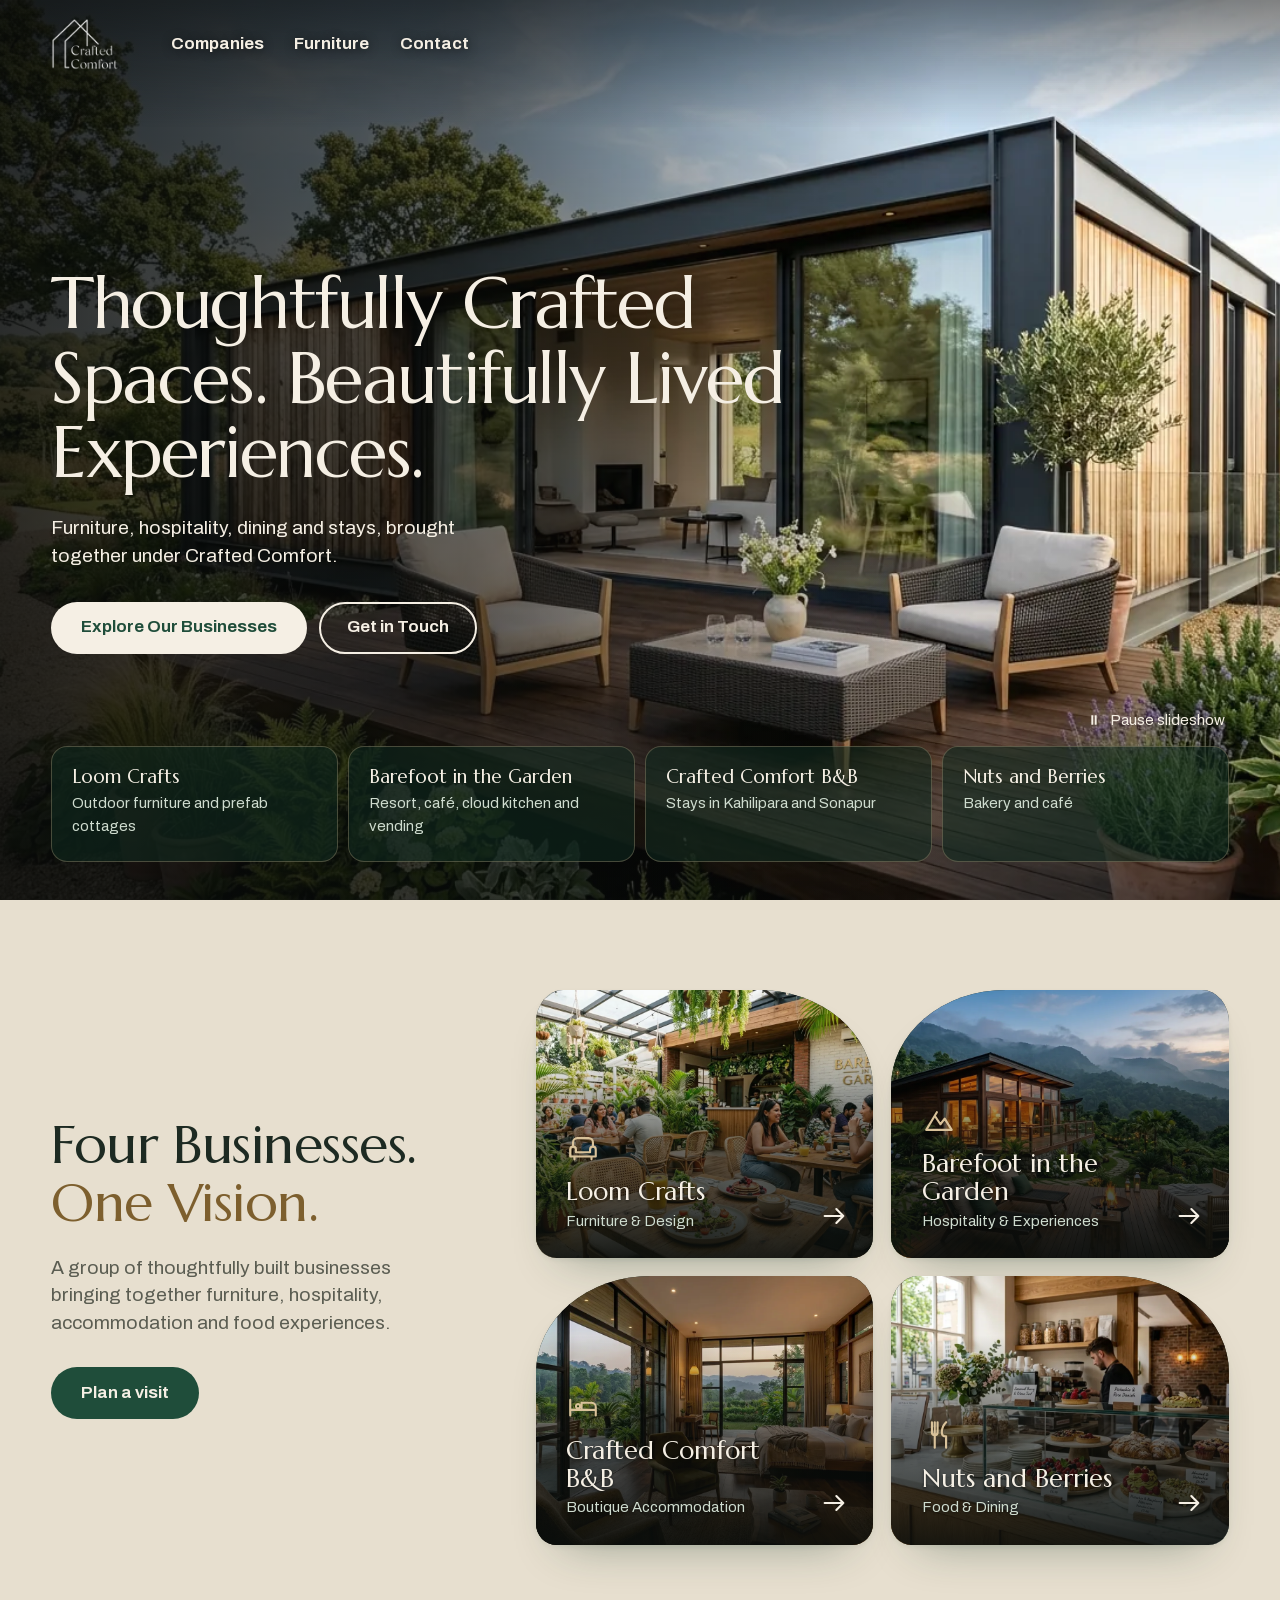
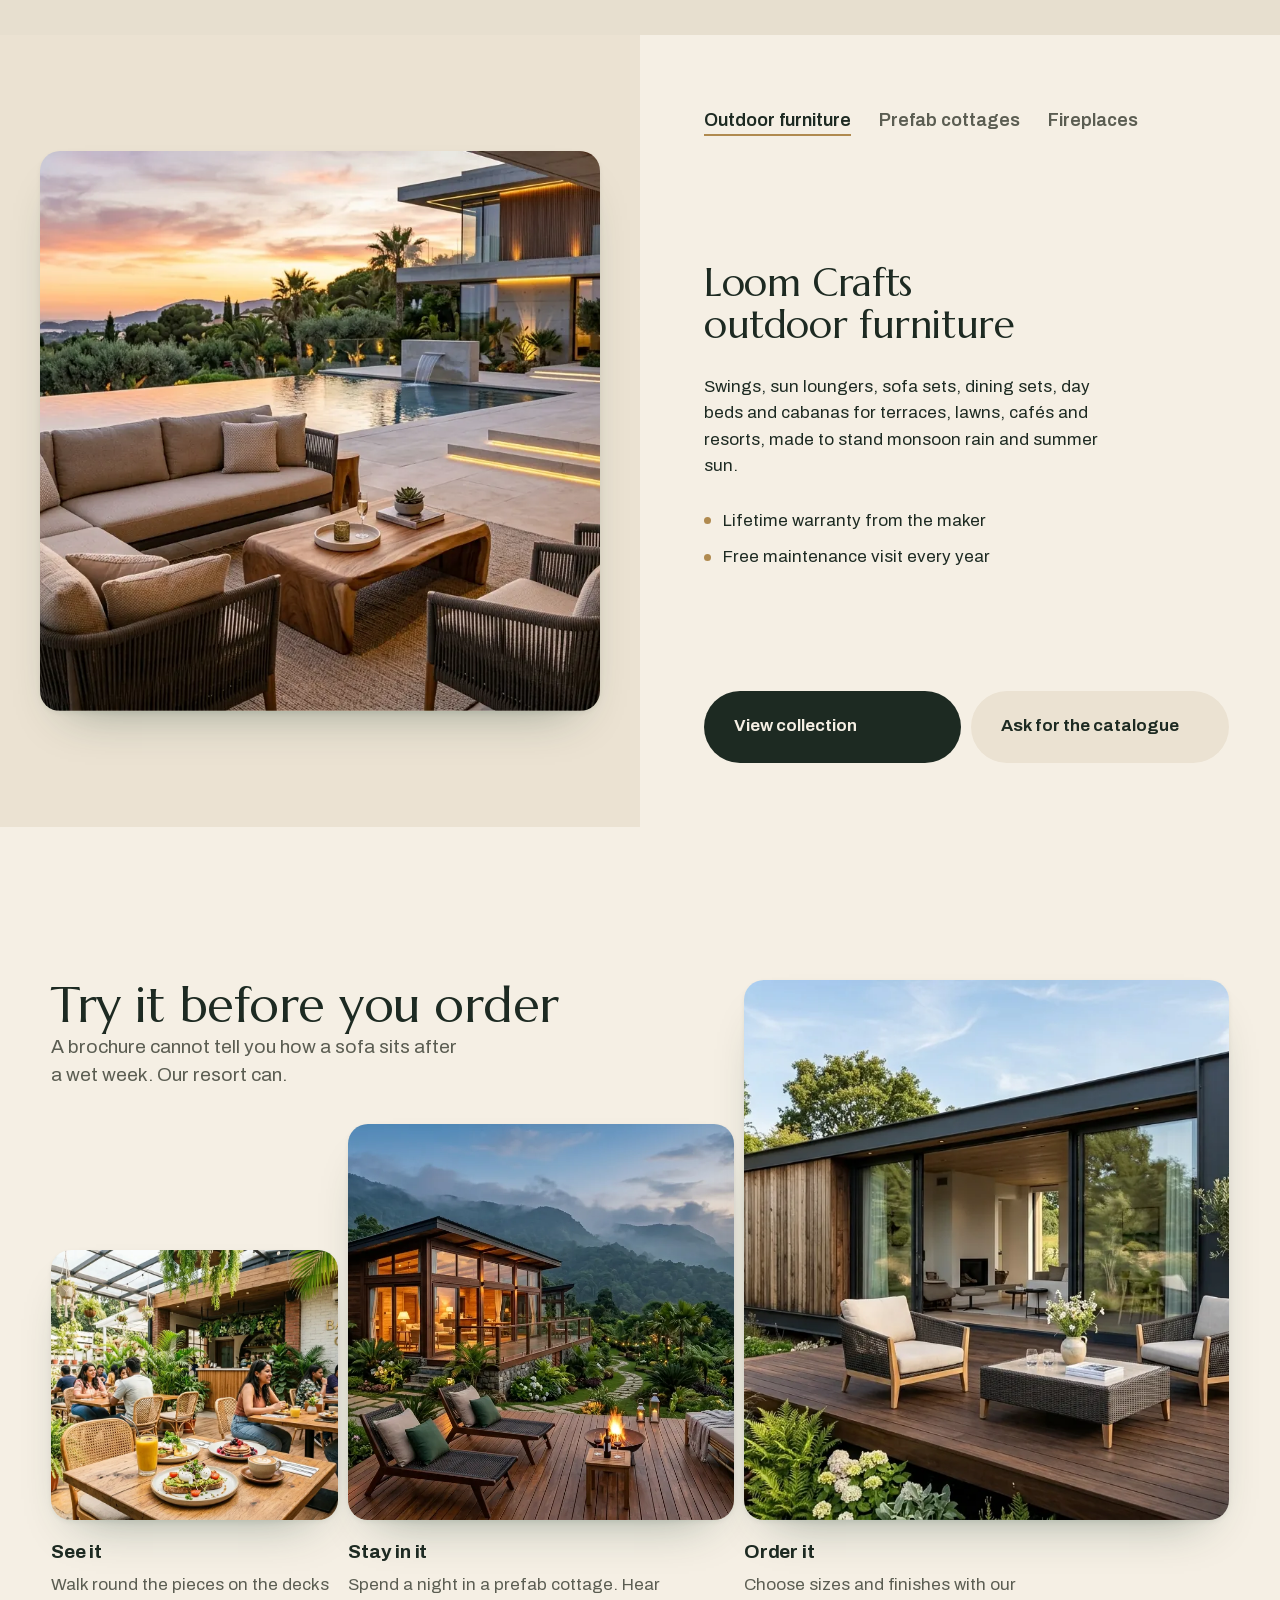
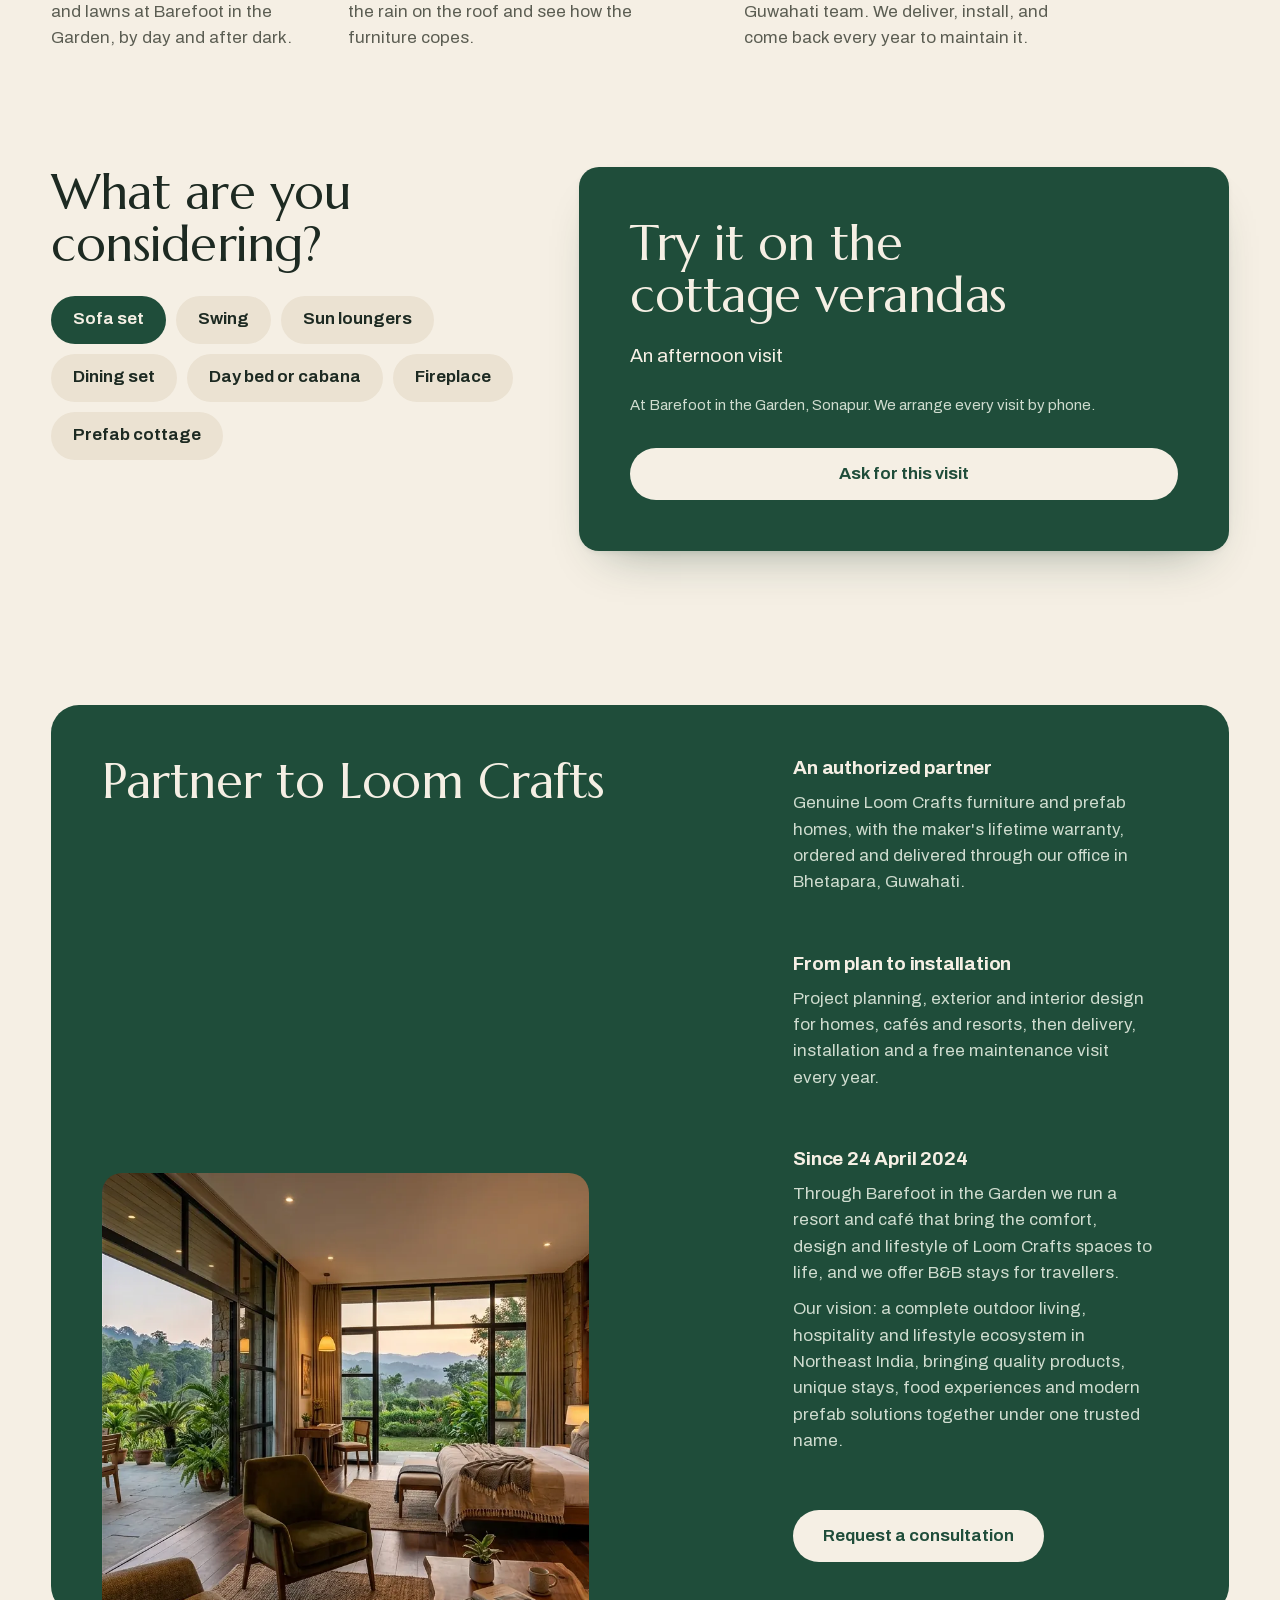
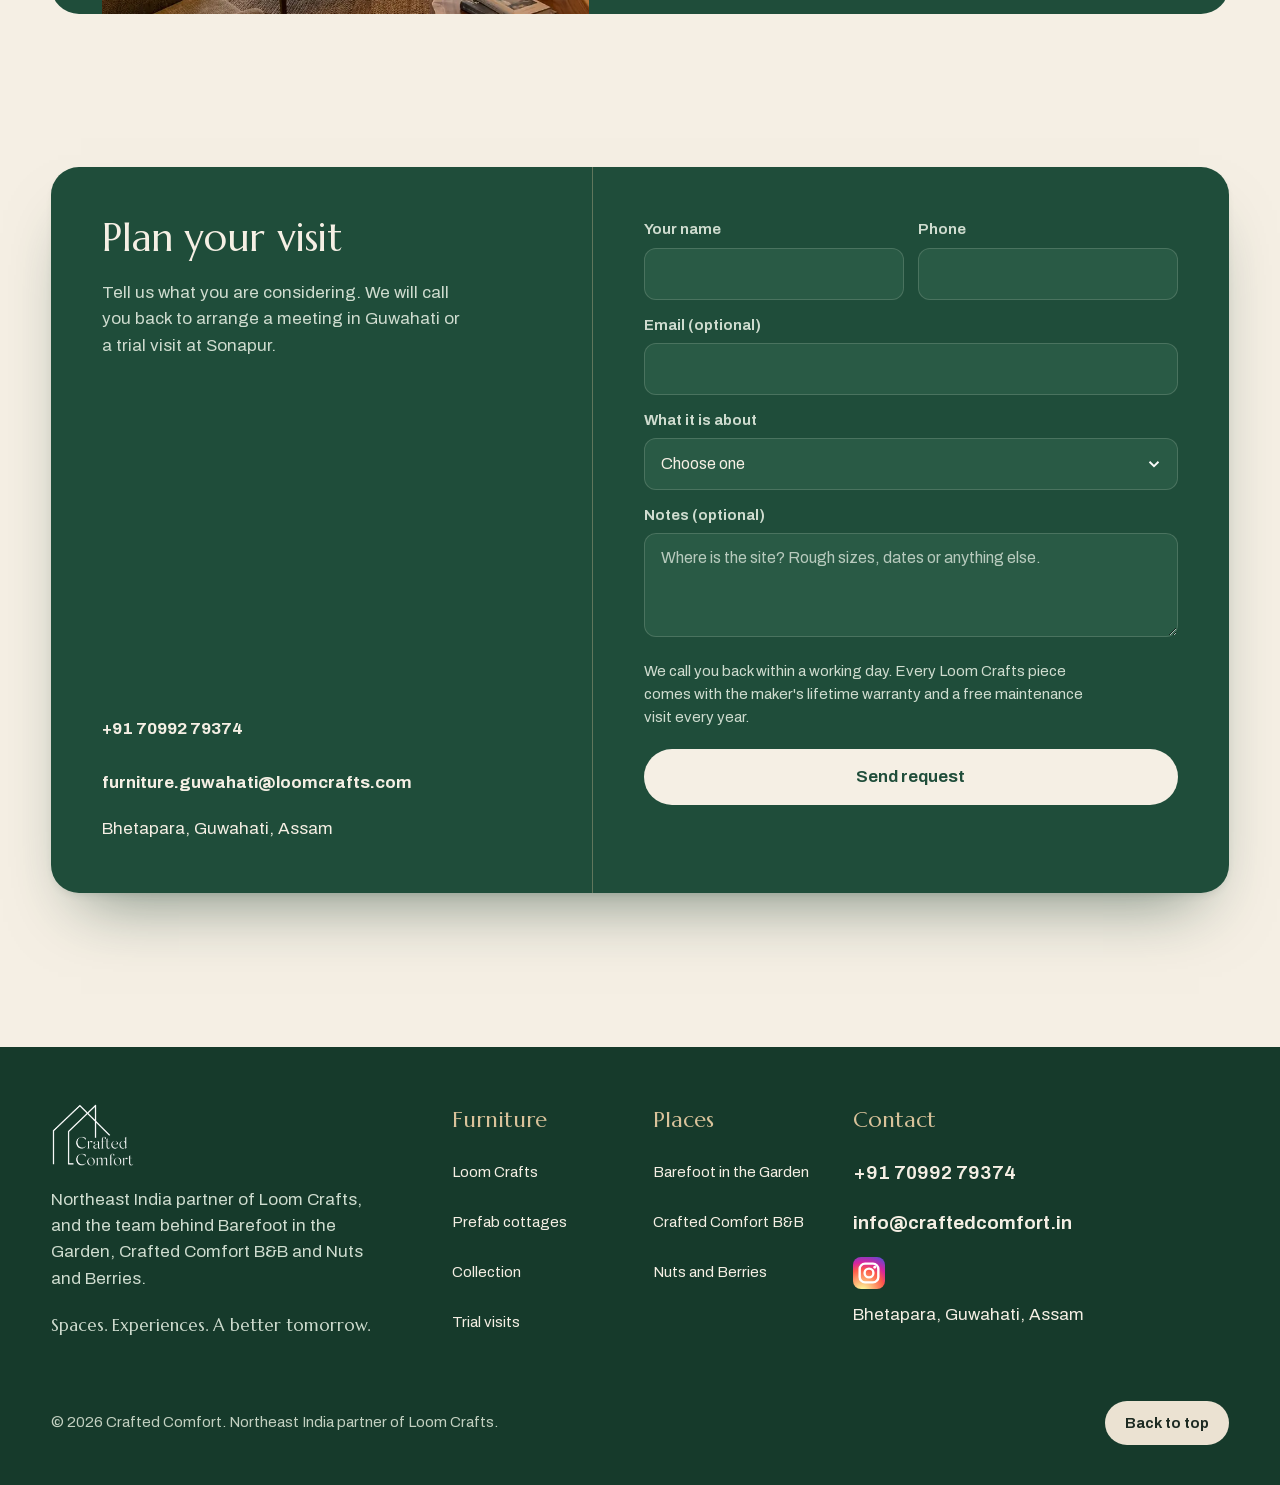
<file: index.html>
<!DOCTYPE html>
<html lang="en">
<head>
  <meta charset="UTF-8">
  <meta name="viewport" content="width=device-width, initial-scale=1">
  <title>Crafted Comfort | Loom Crafts furniture and prefab cottages, Guwahati</title>
  <meta name="description" content="Crafted Comfort, Guwahati: Northeast India partner of Loom Crafts, and the company behind Barefoot in the Garden, Crafted Comfort B&amp;B and Nuts and Berries.">
  <meta name="theme-color" content="#1f4d3a">
  <meta property="og:title" content="Crafted Comfort, Guwahati">
  <meta property="og:description" content="Loom Crafts outdoor furniture and prefab cottages for Northeast India, in daily use at our Sonapur resort.">
  <meta property="og:image" content="assets/img/photos/barefoot-resort.webp">
  <link rel="icon" type="image/png" href="assets/img/brand/favicon.png">
  <link rel="preload" href="assets/fonts/archivo-latin.woff2" as="font" type="font/woff2" crossorigin>
  <link rel="stylesheet" href="assets/css/base.css?v=12">
  <link rel="stylesheet" href="assets/css/elements.css?v=12">
  <link rel="stylesheet" href="assets/css/sections.css?v=12">
  <link rel="stylesheet" href="assets/css/page-hero.css?v=12">
  <link rel="stylesheet" href="assets/css/footer.css?v=12">
  <link rel="stylesheet" href="assets/css/motion.css?v=12">
  <link rel="stylesheet" href="assets/css/media.css?v=12">
  <link rel="stylesheet" href="assets/css/home.css?v=12">
  <link rel="stylesheet" href="assets/css/company.css?v=12">
  <link rel="stylesheet" href="assets/css/company-motion.css?v=12">
  <script src="assets/js/main.js?v=12" defer></script>
</head>
<body>
  <a class="skip-link" href="#main">Skip to content</a>

  <header class="site-header site-header--left site-header--over on-accent wrap">
    <a class="wordmark" href="index.html" aria-label="Crafted Comfort home">
      <img src="assets/img/brand/logo-white.png" alt="Crafted Comfort" width="160" height="122">
    </a>
    <nav class="site-nav" aria-label="Main">
      <ul>
        <li><a href="#companies">Companies</a></li>
        <li><a href="#furniture">Furniture</a></li>
        <li><a href="#contact">Contact</a></li>
      </ul>
    </nav>
  </header>

  <main id="main">
  <section class="hero-x on-accent" aria-labelledby="hero-title" data-hero>
    <div class="hero-x-bg" aria-hidden="true">
        <img class="is-on" src="assets/img/photos/prefab-cottages.webp" alt="" width="1376" height="768" fetchpriority="high" decoding="async" data-hero-bg="0">
        <img class="" data-src="assets/img/photos/barefoot-dining.webp" alt="" width="1376" height="768" decoding="async" data-hero-bg="1">
        <img class="" data-src="assets/img/photos/barefoot-resort.webp" alt="" width="1376" height="768" decoding="async" data-hero-bg="2">
        <img class="" data-src="assets/img/photos/crafted-comfort-bnb.webp" alt="" width="1376" height="768" decoding="async" data-hero-bg="3">
        <img class="" data-src="assets/img/photos/nuts-and-berries.webp" alt="" width="1376" height="768" decoding="async" data-hero-bg="4">
    </div>
    <div class="hero-x-body wrap">
      <div class="hero-x-copy">
        <h1 class="hero-x-title rise" id="hero-title">Thoughtfully Crafted Spaces. Beautifully Lived Experiences.</h1>
        <p class="lead rise" style="--i:1">Furniture, hospitality, dining and stays, brought together under Crafted Comfort.</p>
        <div class="hero-actions rise" style="--i:2">
          <a class="btn btn-white" href="#companies">Explore Our Businesses</a>
          <a class="btn btn-line" href="#contact">Get in Touch</a>
        </div>
      </div>
      <button class="hero-pause rise" style="--i:3" type="button" aria-pressed="false" data-hero-pause>
        <svg viewBox="0 0 24 24" aria-hidden="true"><path class="i-pause" d="M8 5h3v14H8zM13 5h3v14h-3z"/><path class="i-play" d="M8 5v14l11-7z"/></svg>
        <span>Pause slideshow</span>
      </button>
      <ol class="hero-x-list rise" style="--i:3" aria-label="Our companies">
        <li><a class="hero-co" href="pages/loom-crafts.html" data-hero-item="1"><span class="hero-co-name">Loom Crafts</span><span class="hero-co-what">Outdoor furniture and prefab cottages</span><span class="hero-co-bar" aria-hidden="true"></span></a></li>
        <li><a class="hero-co" href="pages/barefoot.html" data-hero-item="2"><span class="hero-co-name">Barefoot in the Garden</span><span class="hero-co-what">Resort, café, cloud kitchen and vending</span><span class="hero-co-bar" aria-hidden="true"></span></a></li>
        <li><a class="hero-co" href="pages/bnb.html" data-hero-item="3"><span class="hero-co-name">Crafted Comfort B&amp;B</span><span class="hero-co-what">Stays in Kahilipara and Sonapur</span><span class="hero-co-bar" aria-hidden="true"></span></a></li>
        <li><a class="hero-co" href="pages/nuts-and-berries.html" data-hero-item="4"><span class="hero-co-name">Nuts and Berries</span><span class="hero-co-what">Bakery and café</span><span class="hero-co-bar" aria-hidden="true"></span></a></li>
      </ol>
    </div>
  </section>

  <!-- All companies -->
  <section id="companies" class="section companies-section wrap" aria-labelledby="companies-title">
    <div class="co-layout">
      <div class="co-intro reveal">
        <h2 class="heading" id="companies-title">Four Businesses.<br><span class="co-accent">One Vision.</span></h2>
        <p class="lead">A group of thoughtfully built businesses bringing together furniture, hospitality, accommodation and food experiences.</p>
        <a class="btn" href="#visit">Plan a visit</a>
      </div>
      <ul class="co-grid">
      <li class="co-tile co-tile-1 reveal" style="--i:0">
        <a class="co-link" href="pages/loom-crafts.html">
          <img src="assets/img/photos/barefoot-dining.webp" alt="Loom Crafts tables and woven chairs in use at the Barefoot café" width="1376" height="768" loading="lazy" decoding="async">
          <span class="co-text">
            <svg class="co-icon" viewBox="0 0 24 24" fill="none" stroke="currentColor" stroke-width="1.5" stroke-linecap="round" stroke-linejoin="round" aria-hidden="true"><path d="M5 11V8a3 3 0 0 1 3-3h8a3 3 0 0 1 3 3v3M3 13a2 2 0 0 1 4 0v2h10v-2a2 2 0 0 1 4 0v5H3zM6 18v2M18 18v2"/></svg>
            <span class="co-name">Loom Crafts</span>
            <span class="co-sub">Furniture &amp; Design</span>
          </span>
          <svg class="co-arrow" viewBox="0 0 24 24" fill="none" stroke="currentColor" stroke-width="1.8" stroke-linecap="round" stroke-linejoin="round" aria-hidden="true"><path d="M4 12h16M14 6l6 6-6 6"/></svg>
        </a>
      </li>
      <li class="co-tile co-tile-2 reveal" style="--i:1">
        <a class="co-link" href="pages/barefoot.html">
          <img src="assets/img/photos/barefoot-resort.webp" alt="A cottage at Barefoot in the Garden, Sonapur" width="1376" height="768" loading="lazy" decoding="async">
          <span class="co-text">
            <svg class="co-icon" viewBox="0 0 24 24" fill="none" stroke="currentColor" stroke-width="1.5" stroke-linecap="round" stroke-linejoin="round" aria-hidden="true"><path d="M3 19l6-10 4 6 3-4 5 8zM9 9l1.5-2.5"/></svg>
            <span class="co-name">Barefoot in the Garden</span>
            <span class="co-sub">Hospitality &amp; Experiences</span>
          </span>
          <svg class="co-arrow" viewBox="0 0 24 24" fill="none" stroke="currentColor" stroke-width="1.8" stroke-linecap="round" stroke-linejoin="round" aria-hidden="true"><path d="M4 12h16M14 6l6 6-6 6"/></svg>
        </a>
      </li>
      <li class="co-tile co-tile-3 reveal" style="--i:2">
        <a class="co-link" href="pages/bnb.html">
          <img src="assets/img/photos/crafted-comfort-bnb.webp" alt="A Crafted Comfort B&amp;B bedroom" width="1376" height="768" loading="lazy" decoding="async">
          <span class="co-text">
            <svg class="co-icon" viewBox="0 0 24 24" fill="none" stroke="currentColor" stroke-width="1.5" stroke-linecap="round" stroke-linejoin="round" aria-hidden="true"><path d="M3 18V7M3 14h18v4M21 14v-2a3 3 0 0 0-3-3h-7v5M7 11.5a1.5 1.5 0 1 0 0-.01"/></svg>
            <span class="co-name">Crafted Comfort B&amp;B</span>
            <span class="co-sub">Boutique Accommodation</span>
          </span>
          <svg class="co-arrow" viewBox="0 0 24 24" fill="none" stroke="currentColor" stroke-width="1.8" stroke-linecap="round" stroke-linejoin="round" aria-hidden="true"><path d="M4 12h16M14 6l6 6-6 6"/></svg>
        </a>
      </li>
      <li class="co-tile co-tile-4 reveal" style="--i:3">
        <a class="co-link" href="pages/nuts-and-berries.html">
          <img src="assets/img/photos/nuts-and-berries.webp" alt="The counter at Nuts and Berries" width="1376" height="768" loading="lazy" decoding="async">
          <span class="co-text">
            <svg class="co-icon" viewBox="0 0 24 24" fill="none" stroke="currentColor" stroke-width="1.5" stroke-linecap="round" stroke-linejoin="round" aria-hidden="true"><path d="M7 3v7a2 2 0 0 0 4 0V3M9 3v18M17 3c-2 2-3 4-3 7 0 2 1 3 3 3v8"/></svg>
            <span class="co-name">Nuts and Berries</span>
            <span class="co-sub">Food &amp; Dining</span>
          </span>
          <svg class="co-arrow" viewBox="0 0 24 24" fill="none" stroke="currentColor" stroke-width="1.8" stroke-linecap="round" stroke-linejoin="round" aria-hidden="true"><path d="M4 12h16M14 6l6 6-6 6"/></svg>
        </a>
      </li>
      </ul>
    </div>
  </section>

  <!-- What we sell -->
  <section id="furniture" class="plate" aria-label="What we sell" data-tabs>
    <div class="plate-media">
      <div class="frame">
        <div class="shutter"><img data-tab-image src="assets/img/photos/outdoor-furniture.webp" alt="Loom Crafts sofa set and lounge chairs on an open terrace" width="1376" height="768" loading="lazy" decoding="async"></div>
      </div>
    </div>

    <div class="plate-text">
      <div class="tabs" role="tablist" aria-label="Product lines">
        <button class="tab" role="tab" id="tab-furniture" aria-controls="panel-furniture" aria-selected="true" data-image="assets/img/photos/outdoor-furniture.webp" data-alt="Loom Crafts sofa set and lounge chairs on an open terrace">Outdoor furniture</button>
        <button class="tab" role="tab" id="tab-cottages" aria-controls="panel-cottages" aria-selected="false" tabindex="-1" data-image="assets/img/photos/prefab-cottages.webp" data-alt="A Loom Crafts prefab cottage with a timber deck">Prefab cottages</button>
        <button class="tab" role="tab" id="tab-fire" aria-controls="panel-fire" aria-selected="false" tabindex="-1" data-image="assets/img/photos/barefoot-resort.webp" data-alt="A fire burning on a cottage deck in the evening">Fireplaces</button>
      </div>

      <div class="plate-body">
        <div class="tab-panel reveal" role="tabpanel" id="panel-furniture" aria-labelledby="tab-furniture">
          <h2 class="heading">Loom Crafts outdoor furniture</h2>
          <p>Swings, sun loungers, sofa sets, dining sets, day beds and cabanas for terraces, lawns, cafés and resorts, made to stand monsoon rain and summer sun.</p>
          <ul class="plate-facts">
            <li><span class="dot" aria-hidden="true"></span>Lifetime warranty from the maker</li>
            <li><span class="dot" aria-hidden="true"></span>Free maintenance visit every year</li>
          </ul>
        </div>
        <div class="tab-panel" role="tabpanel" id="panel-cottages" aria-labelledby="tab-cottages" hidden>
          <h2 class="heading">Loom Crafts prefab cottages</h2>
          <p>Modular homes and resort cottages, planned, designed and installed for sites across the Northeast. The cottages at Barefoot in the Garden are our show units, and you can stay in one.</p>
          <ul class="plate-facts">
            <li><span class="dot" aria-hidden="true"></span>Site visit and project planning</li>
            <li><span class="dot" aria-hidden="true"></span>Exterior and interior design</li>
          </ul>
        </div>
        <div class="tab-panel" role="tabpanel" id="panel-fire" aria-labelledby="tab-fire" hidden>
          <h2 class="heading">Calm by Fire fireplaces</h2>
          <p>Bioethanol burners, fire and ice tables, electric fireplaces, and free-standing and table-top fires for terraces and living rooms.</p>
          <ul class="plate-facts">
            <li><span class="dot" aria-hidden="true"></span>Indoor and outdoor models</li>
            <li><span class="dot" aria-hidden="true"></span>Shown lit on the cottage decks at Sonapur</li>
          </ul>
        </div>
      </div>

      <div class="plate-actions">
        <a class="btn btn-ink" href="pages/collection.html">View collection</a>
        <a class="btn btn-tone" href="#contact">Ask for the catalogue</a>
      </div>
    </div>
  </section>

  <!-- How it works + planner -->
  <section id="visit" class="section wrap" aria-labelledby="visit-title">
    <div class="grow">
      <div class="grow-head reveal">
        <h2 class="heading" id="visit-title">Try it before you order</h2>
        <p class="lead muted">A brochure cannot tell you how a sofa sits after a wet week. Our resort can.</p>
      </div>

      <div class="grow-stage stage-1 reveal" style="--i:1">
        <div class="grow-tile"><img src="assets/img/photos/barefoot-dining.webp" alt="Dining tables and chairs on the terrace at Barefoot in the Garden" width="1376" height="768" loading="lazy" decoding="async"></div>
        <h3 class="name">See it</h3>
        <p class="muted">Walk round the pieces on the decks and lawns at Barefoot in the Garden, by day and after dark.</p>
      </div>
      <div class="grow-stage stage-2 reveal" style="--i:2">
        <div class="grow-tile"><img src="assets/img/photos/barefoot-resort.webp" alt="A prefab cottage at Barefoot in the Garden, Sonapur" width="1376" height="768" loading="lazy" decoding="async"></div>
        <h3 class="name">Stay in it</h3>
        <p class="muted">Spend a night in a prefab cottage. Hear the rain on the roof and see how the furniture copes.</p>
      </div>
      <div class="grow-stage stage-3 reveal" style="--i:3">
        <div class="grow-tile"><img src="assets/img/photos/prefab-cottages.webp" alt="A finished prefab cottage ready for its owners" width="1376" height="768" loading="lazy" decoding="async"></div>
        <h3 class="name">Order it</h3>
        <p class="muted">Choose sizes and finishes with our Guwahati team. We deliver, install, and come back every year to maintain it.</p>
      </div>
    </div>

    <div class="planner" data-planner>
      <fieldset class="reveal">
        <legend><h3 class="heading">What are you considering?</h3></legend>
        <div class="planner-options">
          <label class="chip">
            <input type="radio" name="piece" value="Sofa set" data-where="Try it on the cottage verandas" data-time="An afternoon visit" checked>
            <span class="chip-face">Sofa set<span class="chip-where">Cottage verandas and lounge deck. An afternoon.</span></span>
          </label>
          <label class="chip">
            <input type="radio" name="piece" value="Swing" data-where="Try it on the garden lawn" data-time="An afternoon visit">
            <span class="chip-face">Swing<span class="chip-where">Garden lawn. An afternoon.</span></span>
          </label>
          <label class="chip">
            <input type="radio" name="piece" value="Sun loungers" data-where="Try them on the terrace decks" data-time="An afternoon visit">
            <span class="chip-face">Sun loungers<span class="chip-where">Lawn and terrace decks. An afternoon.</span></span>
          </label>
          <label class="chip">
            <input type="radio" name="piece" value="Dining set" data-where="Eat a meal at it" data-time="Lunch or dinner on the dining terrace">
            <span class="chip-face">Dining set<span class="chip-where">Dining terrace. Over a meal.</span></span>
          </label>
          <label class="chip">
            <input type="radio" name="piece" value="Day bed or cabana" data-where="Try it on the cottage lawns" data-time="An afternoon, or stay the night">
            <span class="chip-face">Day bed or cabana<span class="chip-where">Cottage lawns. An afternoon or a night.</span></span>
          </label>
          <label class="chip">
            <input type="radio" name="piece" value="Fireplace" data-where="See it lit after sunset" data-time="An evening visit to the cottage decks">
            <span class="chip-face">Fireplace<span class="chip-where">Cottage decks after dark. An evening.</span></span>
          </label>
          <label class="chip">
            <input type="radio" name="piece" value="Prefab cottage" data-where="Stay in one as a guest" data-time="One night or more at Sonapur">
            <span class="chip-face">Prefab cottage<span class="chip-where">A Sonapur cottage. One night or more.</span></span>
          </label>
        </div>
      </fieldset>

      <div class="planner-result reveal" style="--i:1" aria-live="polite">
        <div>
          <p class="where" data-planner-where>Try it on the cottage verandas</p>
          <p class="time" data-planner-time>An afternoon visit</p>
          <p class="small">At Barefoot in the Garden, Sonapur. We arrange every visit by phone.</p>
        </div>
        <a class="btn btn-white" href="#contact" data-planner-ask data-piece="Sofa set">Ask for this visit</a>
      </div>
    </div>
  </section>

  <!-- About -->
  <section class="panel on-accent" aria-labelledby="about-title">
    <div class="panel-left">
      <h2 class="heading reveal" id="about-title">Partner to Loom Crafts</h2>
      <div class="panel-photo drift">
        <img src="assets/img/photos/crafted-comfort-bnb.webp" alt="A Crafted Comfort suite furnished with Loom Crafts pieces" width="1376" height="768" loading="lazy" decoding="async">
      </div>
    </div>
    <div class="panel-right">
      <div class="reveal">
        <h3 class="name">An authorized partner</h3>
        <p>Genuine Loom Crafts furniture and prefab homes, with the maker's lifetime warranty, ordered and delivered through our office in Bhetapara, Guwahati.</p>
      </div>
      <div class="reveal" style="--i:1">
        <h3 class="name">From plan to installation</h3>
        <p>Project planning, exterior and interior design for homes, cafés and resorts, then delivery, installation and a free maintenance visit every year.</p>
      </div>
      <div class="reveal" style="--i:2">
        <h3 class="name">Since 24 April 2024</h3>
        <p>Through Barefoot in the Garden we run a resort and café that bring the comfort, design and lifestyle of Loom Crafts spaces to life, and we offer B&amp;B stays for travellers.</p>
        <p>Our vision: a complete outdoor living, hospitality and lifestyle ecosystem in Northeast India, bringing quality products, unique stays, food experiences and modern prefab solutions together under one trusted name.</p>
      </div>
      <a class="btn btn-white reveal" style="--i:3" href="#contact">Request a consultation</a>
    </div>
  </section>

  <!-- Contact -->
  <section id="contact" class="section wrap" aria-labelledby="contact-title">
    <div class="coupon reveal">
      <div class="coupon-left on-ink">
        <div>
          <h2 class="heading" id="contact-title">Plan your visit</h2>
          <p>Tell us what you are considering. We will call you back to arrange a meeting in Guwahati or a trial visit at Sonapur.</p>
        </div>
        <div class="contact-lines">
          <a href="tel:+917099279374">+91 70992 79374</a>
          <a href="mailto:furniture.guwahati@loomcrafts.com">furniture.guwahati@loomcrafts.com</a>
          <span>Bhetapara, Guwahati, Assam</span>
        </div>
      </div>

      <form class="coupon-form on-ink" data-enquiry novalidate>
        <div class="field-row">
          <div class="field">
            <label for="c-name">Your name</label>
            <input id="c-name" name="Name" type="text" autocomplete="name" required>
          </div>
          <div class="field">
            <label for="c-phone">Phone</label>
            <input id="c-phone" name="Phone" type="tel" autocomplete="tel" inputmode="tel" required>
          </div>
        </div>
        <div class="field">
          <label for="c-email">Email (optional)</label>
          <input id="c-email" name="Email" type="email" autocomplete="email">
        </div>
        <div class="field">
          <label for="c-interest">What it is about</label>
          <select id="c-interest" name="Interest" required>
            <option value="">Choose one</option>
            <option>Outdoor furniture</option>
            <option>Prefab cottage or home</option>
            <option>Fireplace</option>
            <option>Trial visit at Barefoot in the Garden</option>
            <option>Commercial or resort project</option>
            <option>Something else</option>
          </select>
        </div>
        <div class="field">
          <label for="c-notes">Notes (optional)</label>
          <textarea id="c-notes" name="Notes" placeholder="Where is the site? Rough sizes, dates or anything else."></textarea>
        </div>
        <p class="form-promise">We call you back within a working day. Every Loom Crafts piece comes with the maker's lifetime warranty and a free maintenance visit every year.</p>
        <button class="btn" type="submit">Send request</button>
        <p class="form-status small" role="status" aria-live="polite"></p>
      </form>
    </div>
  </section>

  </main>

  <footer class="site-footer on-ink">
    <div class="wrap">
      <div class="footer-body">
        <div class="footer-brand">
          <img src="assets/img/brand/logo-white.png" alt="Crafted Comfort" width="160" height="122" loading="lazy">
          <p>Northeast India partner of Loom Crafts, and the team behind Barefoot in the Garden, Crafted Comfort B&amp;B and Nuts and Berries.</p>
          <p class="footer-tagline">Spaces. Experiences. A better tomorrow.</p>
        </div>
        <div class="footer-col">
          <h2>Furniture</h2>
          <ul>
            <li><a href="pages/loom-crafts.html">Loom Crafts</a></li>
            <li><a href="index.html#tab-cottages">Prefab cottages</a></li>
            <li><a href="pages/collection.html">Collection</a></li>
            <li><a href="index.html#visit">Trial visits</a></li>
          </ul>
        </div>
        <div class="footer-col">
          <h2>Places</h2>
          <ul>
            <li><a href="pages/barefoot.html">Barefoot in the Garden</a></li>
            <li><a href="pages/bnb.html">Crafted Comfort B&amp;B</a></li>
            <li><a href="pages/nuts-and-berries.html">Nuts and Berries</a></li>
          </ul>
        </div>
        <div class="footer-col contact">
          <h2>Contact</h2>
          <ul>
            <li><a href="tel:+917099279374">+91 70992 79374</a></li>
            <li><a href="mailto:info@craftedcomfort.in">info@craftedcomfort.in</a></li>
            <li><a class="social" href="https://www.instagram.com/barefootinthegarden/" rel="noopener" aria-label="Instagram @barefootinthegarden"><svg viewBox="0 0 24 24" width="32" height="32" aria-hidden="true"><defs><radialGradient id="ig-grad" cx="30%" cy="107%" r="150%"><stop offset="0" stop-color="#fdf497"/><stop offset="0.05" stop-color="#fdf497"/><stop offset="0.45" stop-color="#fd5949"/><stop offset="0.6" stop-color="#d6249f"/><stop offset="0.9" stop-color="#285aeb"/></radialGradient></defs><rect width="24" height="24" rx="6" fill="url(#ig-grad)"/><rect x="5" y="5" width="14" height="14" rx="4" fill="none" stroke="#fff" stroke-width="1.8"/><circle cx="12" cy="12" r="3.3" fill="none" stroke="#fff" stroke-width="1.8"/><circle cx="16.3" cy="7.7" r="1.05" fill="#fff"/></svg></a></li>
            <li>Bhetapara, Guwahati, Assam</li>
          </ul>
        </div>
      </div>
      <div class="footer-base small">
        <p>&copy; <span data-year>2026</span> Crafted Comfort. Northeast India partner of Loom Crafts.</p>
        <a class="btn btn-tone" href="#main">Back to top</a>
      </div>
    </div>
  </footer>
</body>
</html>
</file>
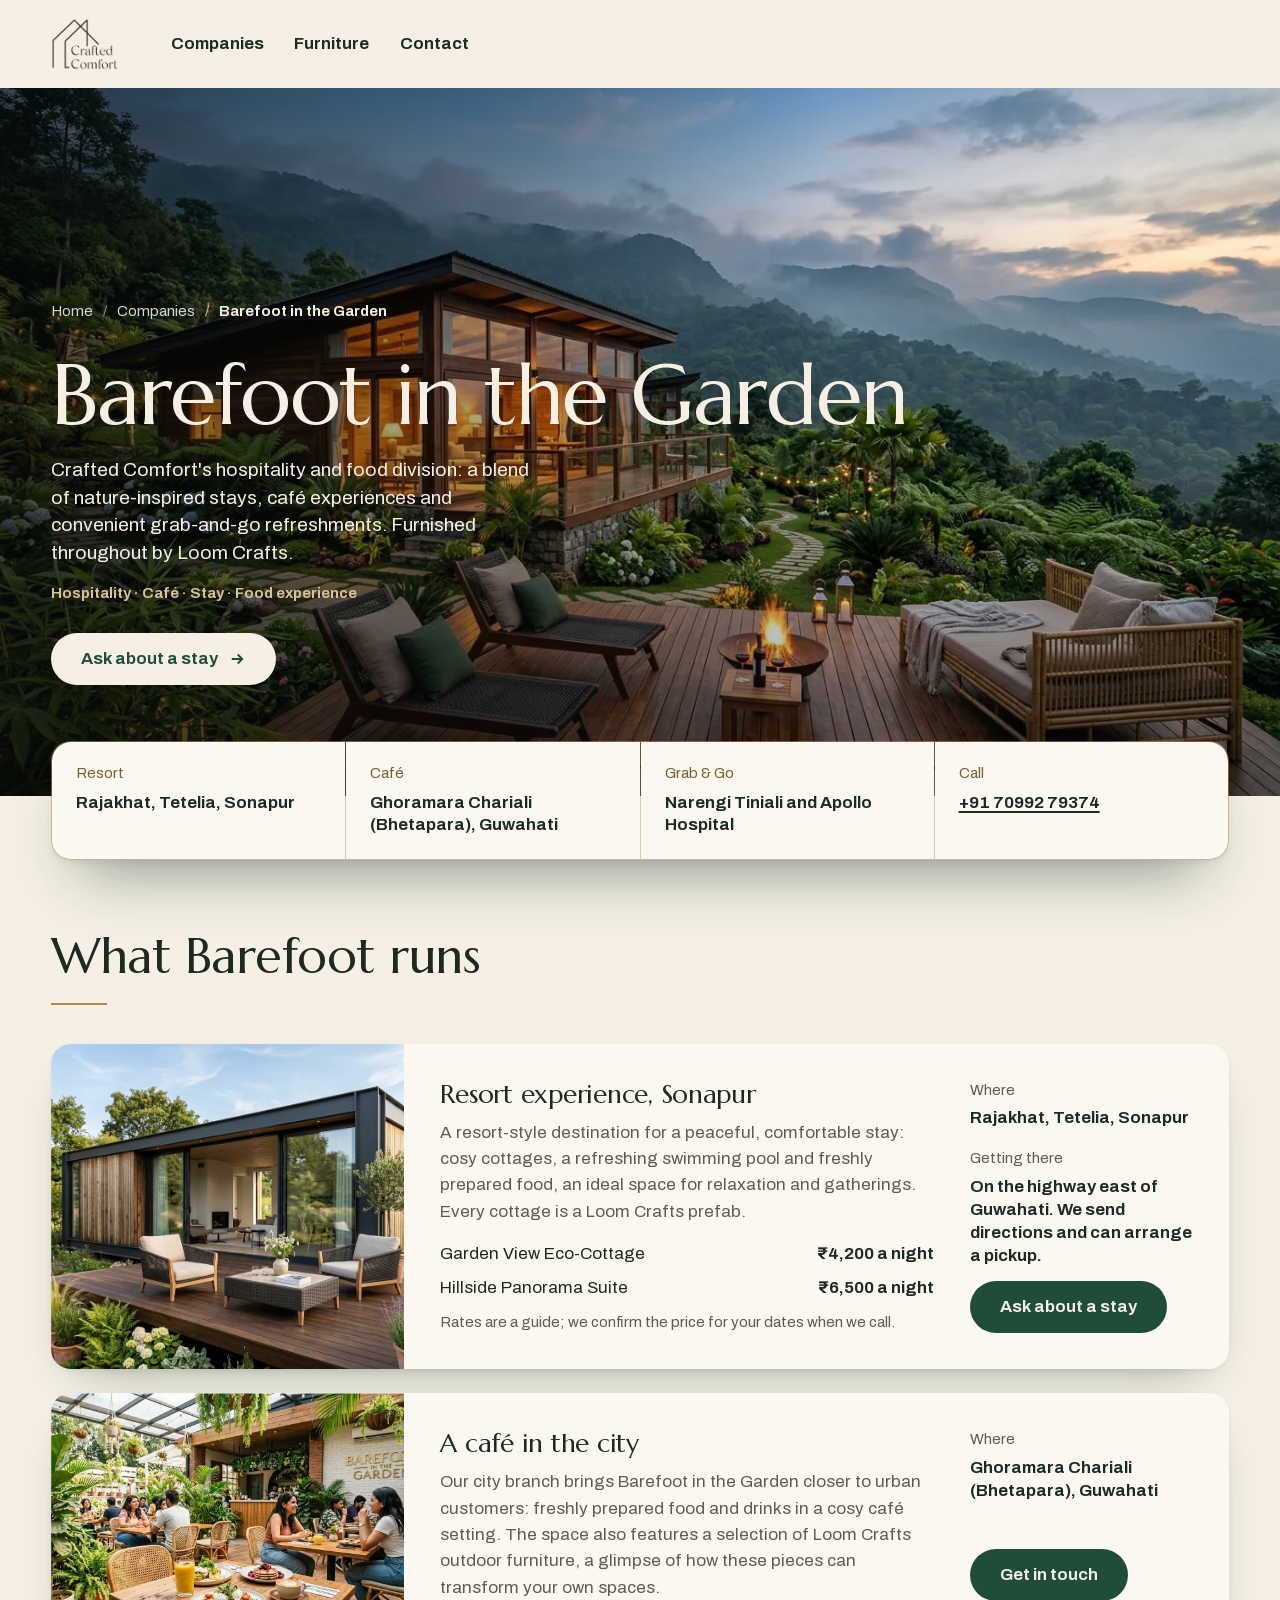
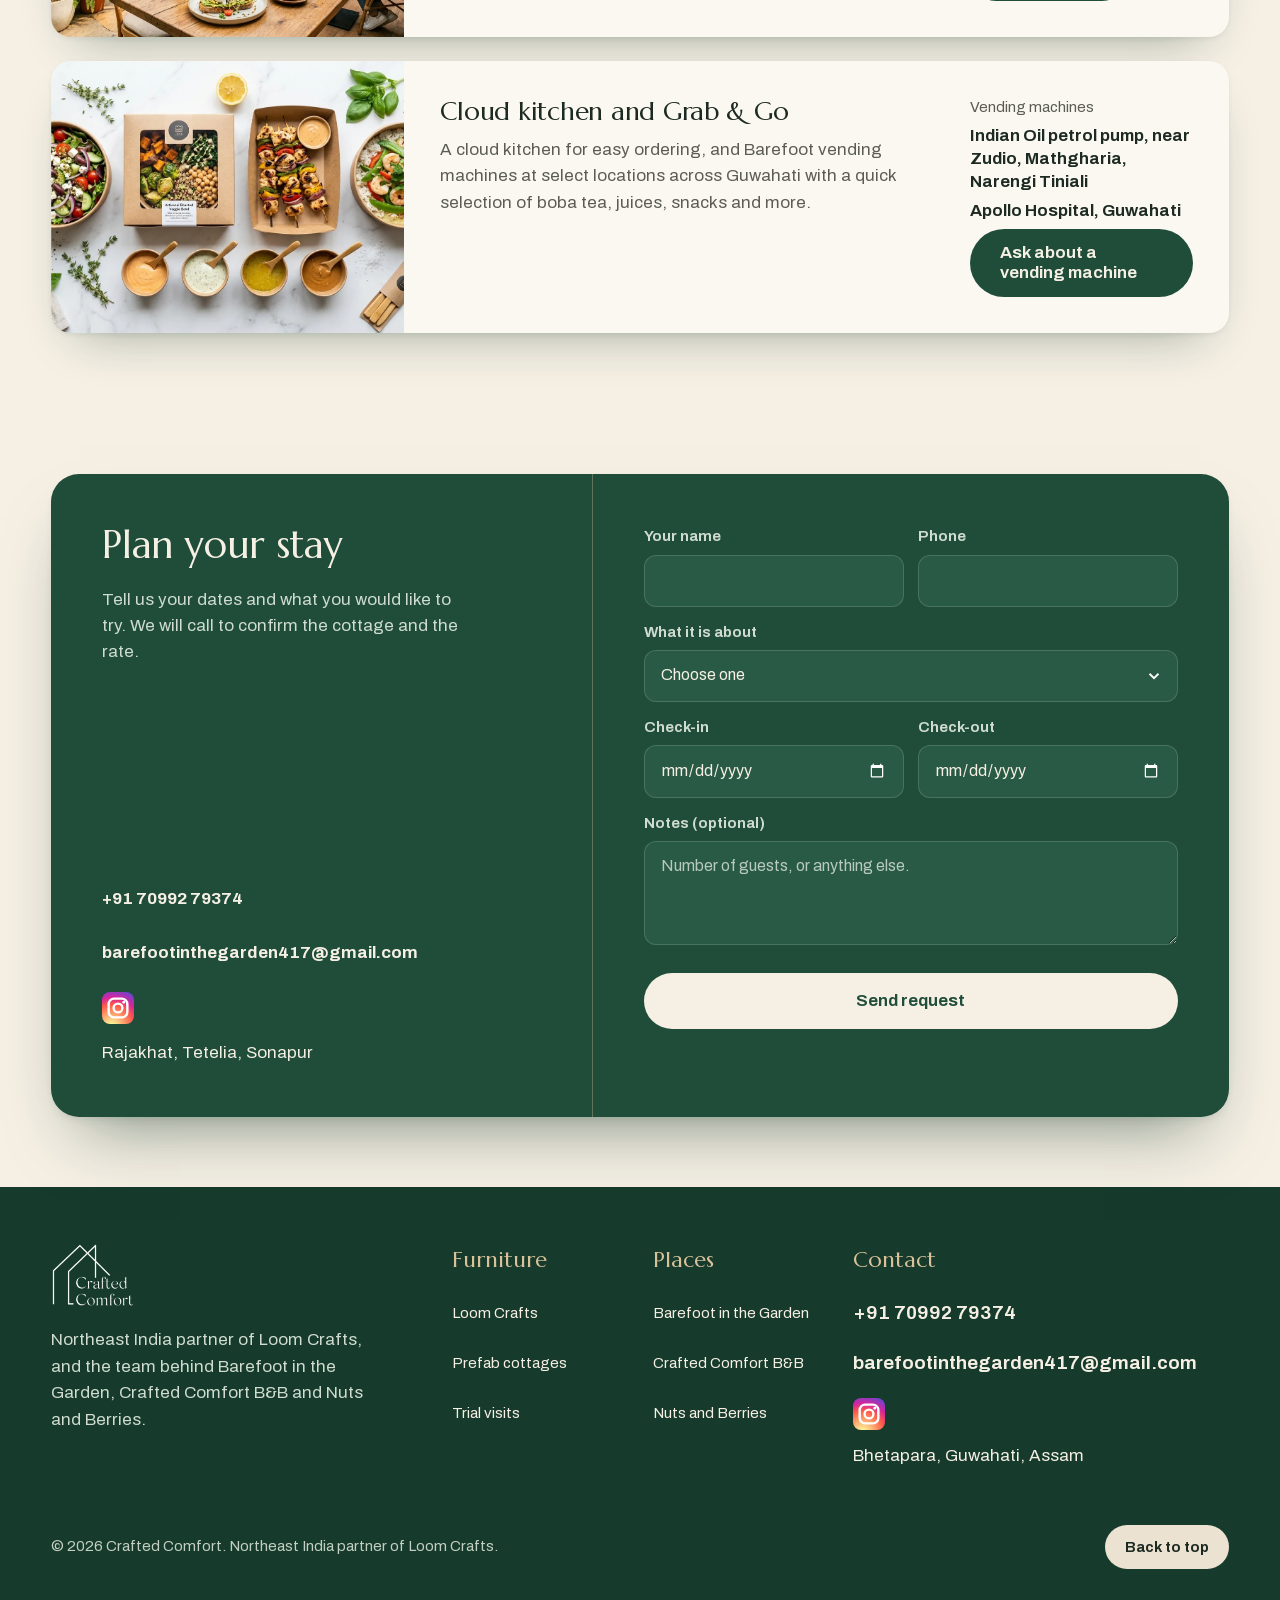
<file: barefoot.html>
<!DOCTYPE html>
<html lang="en">
<head>
  <meta charset="UTF-8">
  <meta name="viewport" content="width=device-width, initial-scale=1">
  <title>Barefoot in the Garden, Sonapur | Crafted Comfort</title>
  <meta name="description" content="Crafted Comfort's hospitality and food brand: a resort with cottages and a pool at Sonapur, a café at Ghoramara Chariali (Bhetapara), Guwahati, a cloud kitchen and grab-and-go vending machines.">
  <meta name="theme-color" content="#1f4d3a">
  <meta property="og:title" content="Barefoot in the Garden, Sonapur | Crafted Comfort">
  <meta property="og:description" content="Crafted Comfort's hospitality and food brand: a resort with cottages and a pool at Sonapur, a café at Ghoramara Chariali (Bhetapara), Guwahati, a cloud kitchen and grab-and-go vending machines.">
  <meta property="og:image" content="assets/img/photos/barefoot-resort.webp">
  <link rel="icon" type="image/png" href="assets/img/brand/favicon.png">
  <link rel="preload" href="assets/fonts/archivo-latin.woff2" as="font" type="font/woff2" crossorigin>
  <link rel="stylesheet" href="assets/css/base.css">
  <link rel="stylesheet" href="assets/css/elements.css">
  <link rel="stylesheet" href="assets/css/sections.css">
  <link rel="stylesheet" href="assets/css/page-hero.css">
  <link rel="stylesheet" href="assets/css/footer.css">
  <link rel="stylesheet" href="assets/css/motion.css">
  <link rel="stylesheet" href="assets/css/media.css">
  <link rel="stylesheet" href="assets/css/home.css">
  <link rel="stylesheet" href="assets/css/company.css">
  <link rel="stylesheet" href="assets/css/company-motion.css">
  <script src="assets/js/main.js" defer></script>
</head>
<body>
  <a class="skip-link" href="#main">Skip to content</a>

  <header class="site-header site-header--left wrap">
    <a class="wordmark" href="index.html" aria-label="Crafted Comfort home">
      <img src="assets/img/brand/logo-ink.png" alt="Crafted Comfort" width="160" height="122">
    </a>
    <nav class="site-nav" aria-label="Main">
      <ul>
        <li><a href="index.html#companies">Companies</a></li>
        <li><a href="index.html#furniture">Furniture</a></li>
        <li><a href="#contact">Contact</a></li>
      </ul>
    </nav>
  </header>

  <main id="main">
    <div class="page-hero wrap">
      <nav class="crumbs rise" aria-label="Breadcrumb">
        <ol>
          <li><a href="index.html">Home</a></li>
          <li><a href="index.html#companies">Companies</a></li>
          <li aria-current="page">Barefoot in the Garden</li>
        </ol>
      </nav>
      <h1 class="display rise" style="--i:1">Barefoot in the Garden</h1>
      <div class="page-hero-copy rise" style="--i:2">
        <p class="lead">Crafted Comfort's hospitality and food division: a blend of nature-inspired stays, café experiences and convenient grab-and-go refreshments. Furnished throughout by Loom Crafts.</p>
        <p class="meta small">Hospitality · Café · Stay · Food experience</p>
        <a class="btn" href="#contact">Ask about a stay
          <svg viewBox="0 0 24 24" fill="none" stroke="currentColor" stroke-width="2.5" aria-hidden="true"><path d="M5 12h14M13 6l6 6-6 6"/></svg>
        </a>
      </div>
      <div class="page-hero-media">
        <div class="frame"><div class="shutter"><img src="assets/img/photos/barefoot-resort.webp" alt="A prefab cottage with a lit deck in the hills at Sonapur" width="1376" height="768" fetchpriority="high"></div></div>
      </div>
      <dl class="keyfacts">
        <div class="reveal" style="--i:0"><dt>Resort</dt><dd>Rajakhat, Tetelia, Sonapur</dd></div>
        <div class="reveal" style="--i:1"><dt>Café</dt><dd>Ghoramara Chariali (Bhetapara), Guwahati</dd></div>
        <div class="reveal" style="--i:2"><dt>Grab &amp; Go</dt><dd>Narengi Tiniali and Apollo Hospital</dd></div>
        <div class="reveal" style="--i:3"><dt>Call</dt><dd><a href="tel:+917099279374">+91 70992 79374</a></dd></div>
      </dl>
    </div>

    <section class="section wrap" aria-labelledby="runs-title">
      <div class="section-head reveal">
        <h2 class="heading" id="runs-title">What Barefoot runs</h2>
      </div>
      <ul class="offers">
        <li class="offer reveal" id="stay">
          <div class="offer-media"><img src="assets/img/photos/prefab-cottages.webp" alt="A Loom Crafts prefab cottage with a timber deck at Sonapur" width="1376" height="768" loading="lazy" decoding="async"></div>
          <div class="offer-body">
            <h3 class="name">Resort experience, Sonapur</h3>
            <p>A resort-style destination for a peaceful, comfortable stay: cosy cottages, a refreshing swimming pool and freshly prepared food, an ideal space for relaxation and gatherings. Every cottage is a Loom Crafts prefab.</p>
            <ul class="offer-list">
              <li><span>Garden View Eco-Cottage</span><span>₹4,200 a night</span></li>
              <li><span>Hillside Panorama Suite</span><span>₹6,500 a night</span></li>
            </ul>
            <p class="small">Rates are a guide; we confirm the price for your dates when we call.</p>
          </div>
          <div class="offer-side">
            <p class="small">Where</p>
            <p>Rajakhat, Tetelia, Sonapur</p>
            <p class="small">Getting there</p>
            <p>On the highway east of Guwahati. We send directions and can arrange a pickup.</p>
            <a class="btn" href="#contact">Ask about a stay</a>
          </div>
        </li>
        <li class="offer reveal" id="dining">
          <div class="offer-media"><img src="assets/img/photos/barefoot-dining.webp" alt="Café tables and woven chairs at Barefoot in the Garden" width="1376" height="768" loading="lazy" decoding="async"></div>
          <div class="offer-body">
            <h3 class="name">A café in the city</h3>
            <p>Our city branch brings Barefoot in the Garden closer to urban customers: freshly prepared food and drinks in a cosy café setting. The space also features a selection of Loom Crafts outdoor furniture, a glimpse of how these pieces can transform your own spaces.</p>
          </div>
          <div class="offer-side">
            <p class="small">Where</p>
            <p>Ghoramara Chariali (Bhetapara), Guwahati</p>
            <a class="btn" href="#contact">Get in touch</a>
          </div>
        </li>
        <li class="offer reveal" id="kitchen">
          <div class="offer-media"><img src="assets/img/photos/cloud-kitchen.webp" alt="Fresh meals packed in a kitchen beside a vending machine" width="1376" height="768" loading="lazy" decoding="async"></div>
          <div class="offer-body">
            <h3 class="name">Cloud kitchen and Grab &amp; Go</h3>
            <p>A cloud kitchen for easy ordering, and Barefoot vending machines at select locations across Guwahati with a quick selection of boba tea, juices, snacks and more.</p>
          </div>
          <div class="offer-side">
            <p class="small">Vending machines</p>
            <p>Indian Oil petrol pump, near Zudio, Mathgharia, Narengi Tiniali</p>
            <p>Apollo Hospital, Guwahati</p>
            <a class="btn" href="#contact">Ask about a vending machine</a>
          </div>
        </li>
      </ul>
    </section>

    <section id="contact" class="section wrap" aria-labelledby="contact-title">
      <div class="coupon reveal">
        <div class="coupon-left on-ink">
          <div>
            <h2 class="heading" id="contact-title">Plan your stay</h2>
            <p>Tell us your dates and what you would like to try. We will call to confirm the cottage and the rate.</p>
          </div>
          <div class="contact-lines">
            <a href="tel:+917099279374">+91 70992 79374</a>
            <a href="mailto:barefootinthegarden417@gmail.com">barefootinthegarden417@gmail.com</a>
            <a class="social" href="https://www.instagram.com/barefootinthegarden/" rel="noopener" aria-label="Instagram @barefootinthegarden"><svg viewBox="0 0 24 24" width="32" height="32" aria-hidden="true"><defs><radialGradient id="ig-grad" cx="30%" cy="107%" r="150%"><stop offset="0" stop-color="#fdf497"/><stop offset="0.05" stop-color="#fdf497"/><stop offset="0.45" stop-color="#fd5949"/><stop offset="0.6" stop-color="#d6249f"/><stop offset="0.9" stop-color="#285aeb"/></radialGradient></defs><rect width="24" height="24" rx="6" fill="url(#ig-grad)"/><rect x="5" y="5" width="14" height="14" rx="4" fill="none" stroke="#fff" stroke-width="1.8"/><circle cx="12" cy="12" r="3.3" fill="none" stroke="#fff" stroke-width="1.8"/><circle cx="16.3" cy="7.7" r="1.05" fill="#fff"/></svg></a>
            <span>Rajakhat, Tetelia, Sonapur</span>
          </div>
        </div>

        <form class="coupon-form on-ink" data-enquiry novalidate>
          <div class="field-row">
          <div class="field">
            <label for="b-name">Your name</label>
            <input id="b-name" name="Name" type="text" autocomplete="name" required>
          </div>
          <div class="field">
            <label for="b-phone">Phone</label>
            <input id="b-phone" name="Phone" type="tel" autocomplete="tel" inputmode="tel" required>
          </div>
          </div>
          <div class="field">
            <label for="b-interest">What it is about</label>
            <select id="b-interest" name="Interest" required><option value="">Choose one</option><option>Cottage stay at Sonapur</option><option>Trial visit for furniture or cottages</option><option>Café at Ghoramara Chariali</option><option>Cloud kitchen order</option><option>Vending machine</option></select>
          </div>
          <div class="field-row">
          <div class="field">
            <label for="b-from">Check-in</label>
            <input id="b-from" name="Check-in" type="date">
          </div>
          <div class="field">
            <label for="b-to">Check-out</label>
            <input id="b-to" name="Check-out" type="date">
          </div>
          </div>
          <div class="field">
            <label for="b-notes">Notes (optional)</label>
            <textarea id="b-notes" name="Notes" placeholder="Number of guests, or anything else."></textarea>
          </div>
          <button class="btn" type="submit">Send request</button>
          <p class="form-status small" role="status" aria-live="polite"></p>
        </form>
      </div>
    </section>
  </main>

  <footer class="site-footer on-ink">
    <div class="wrap">
      <div class="footer-body">
        <div class="footer-brand">
          <img src="assets/img/brand/logo-white.png" alt="Crafted Comfort" width="160" height="122" loading="lazy">
          <p>Northeast India partner of Loom Crafts, and the team behind Barefoot in the Garden, Crafted Comfort B&amp;B and Nuts and Berries.</p>
        </div>
        <div class="footer-col">
          <h2>Furniture</h2>
          <ul>
            <li><a href="loom-crafts.html">Loom Crafts</a></li>
            <li><a href="index.html#furniture">Prefab cottages</a></li>
            <li><a href="index.html#visit">Trial visits</a></li>
          </ul>
        </div>
        <div class="footer-col">
          <h2>Places</h2>
          <ul>
            <li><a href="barefoot.html">Barefoot in the Garden</a></li>
            <li><a href="bnb.html">Crafted Comfort B&amp;B</a></li>
            <li><a href="nuts-and-berries.html">Nuts and Berries</a></li>
          </ul>
        </div>
        <div class="footer-col contact">
          <h2>Contact</h2>
          <ul>
            <li><a href="tel:+917099279374">+91 70992 79374</a></li>
            <li><a href="mailto:barefootinthegarden417@gmail.com">barefootinthegarden417@gmail.com</a></li>
            <li><a class="social" href="https://www.instagram.com/barefootinthegarden/" rel="noopener" aria-label="Instagram @barefootinthegarden"><svg viewBox="0 0 24 24" width="32" height="32" aria-hidden="true"><defs><radialGradient id="ig-grad" cx="30%" cy="107%" r="150%"><stop offset="0" stop-color="#fdf497"/><stop offset="0.05" stop-color="#fdf497"/><stop offset="0.45" stop-color="#fd5949"/><stop offset="0.6" stop-color="#d6249f"/><stop offset="0.9" stop-color="#285aeb"/></radialGradient></defs><rect width="24" height="24" rx="6" fill="url(#ig-grad)"/><rect x="5" y="5" width="14" height="14" rx="4" fill="none" stroke="#fff" stroke-width="1.8"/><circle cx="12" cy="12" r="3.3" fill="none" stroke="#fff" stroke-width="1.8"/><circle cx="16.3" cy="7.7" r="1.05" fill="#fff"/></svg></a></li>
            <li>Bhetapara, Guwahati, Assam</li>
          </ul>
        </div>
      </div>
      <div class="footer-base small">
        <p>&copy; <span data-year>2026</span> Crafted Comfort. Northeast India partner of Loom Crafts.</p>

        <a class="btn btn-tone" href="#main">Back to top</a>
      </div>
    </div>
  </footer>
</body>
</html>
</file>
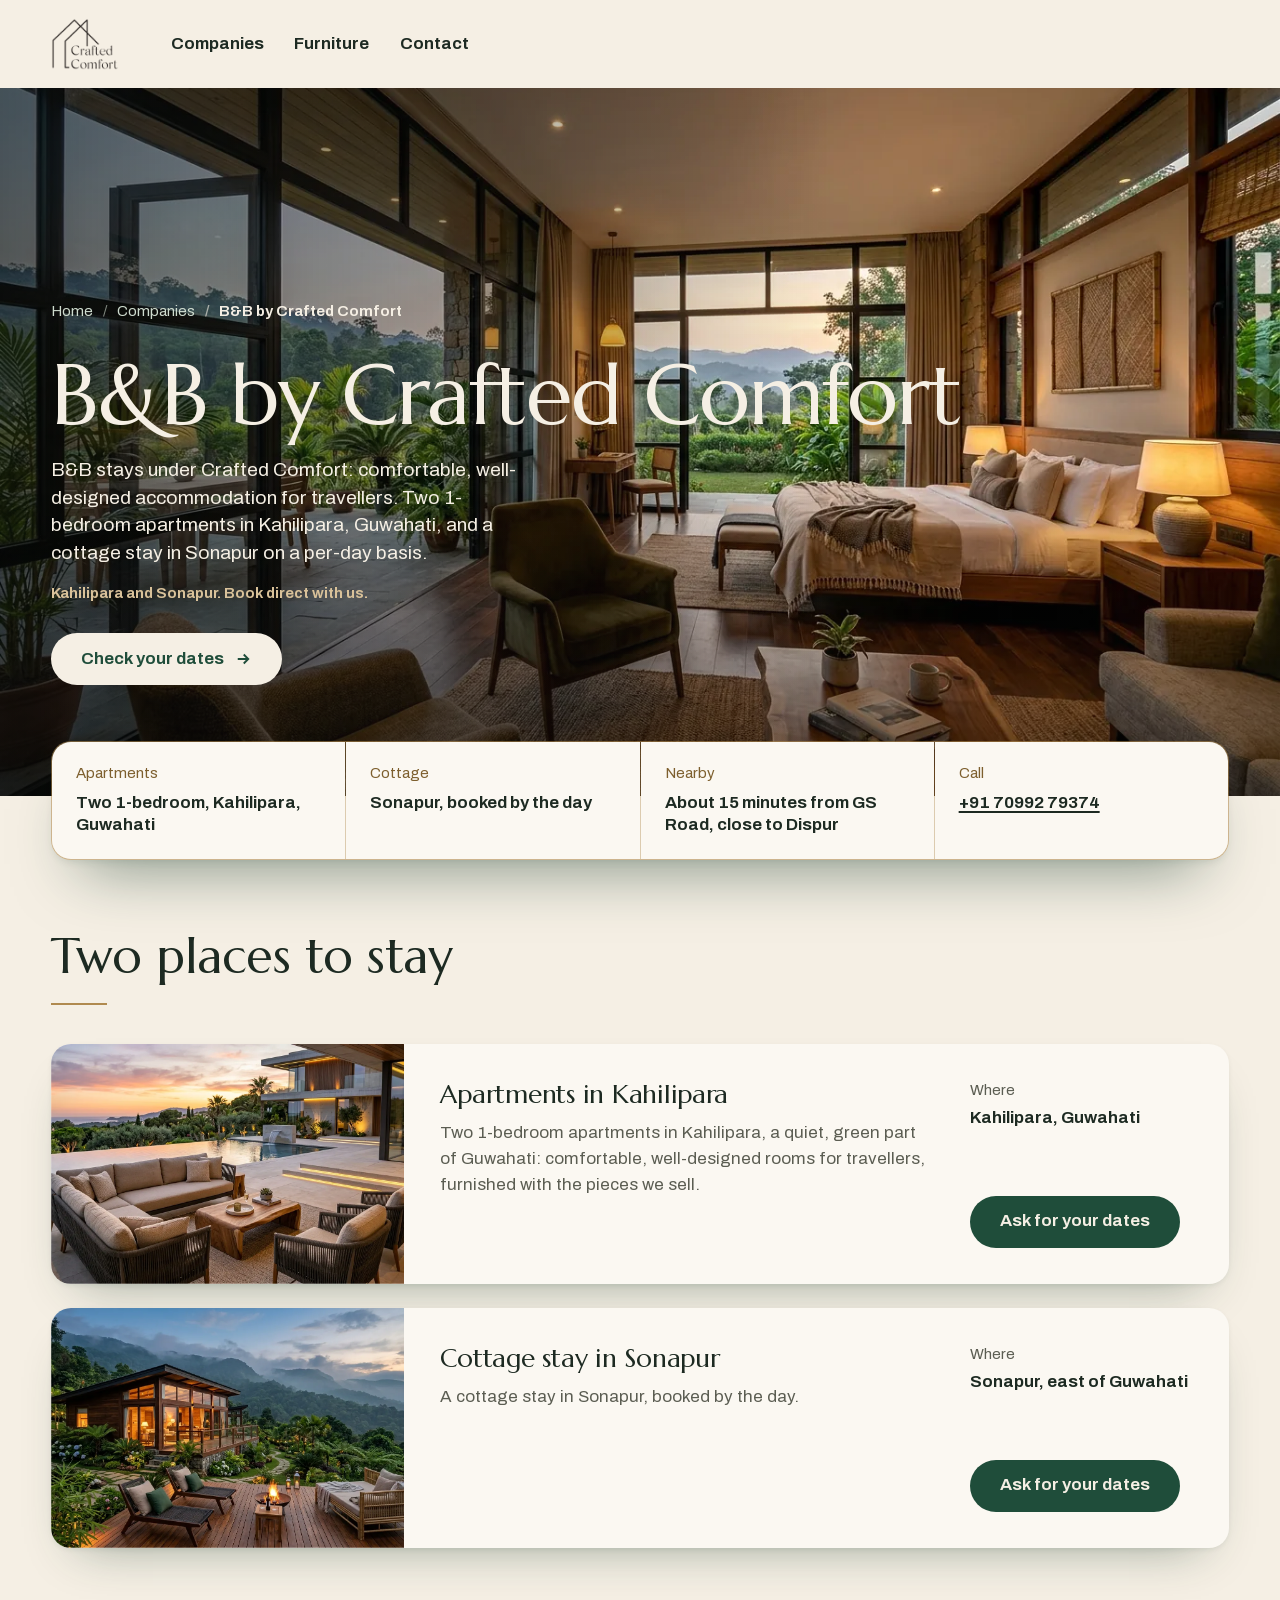
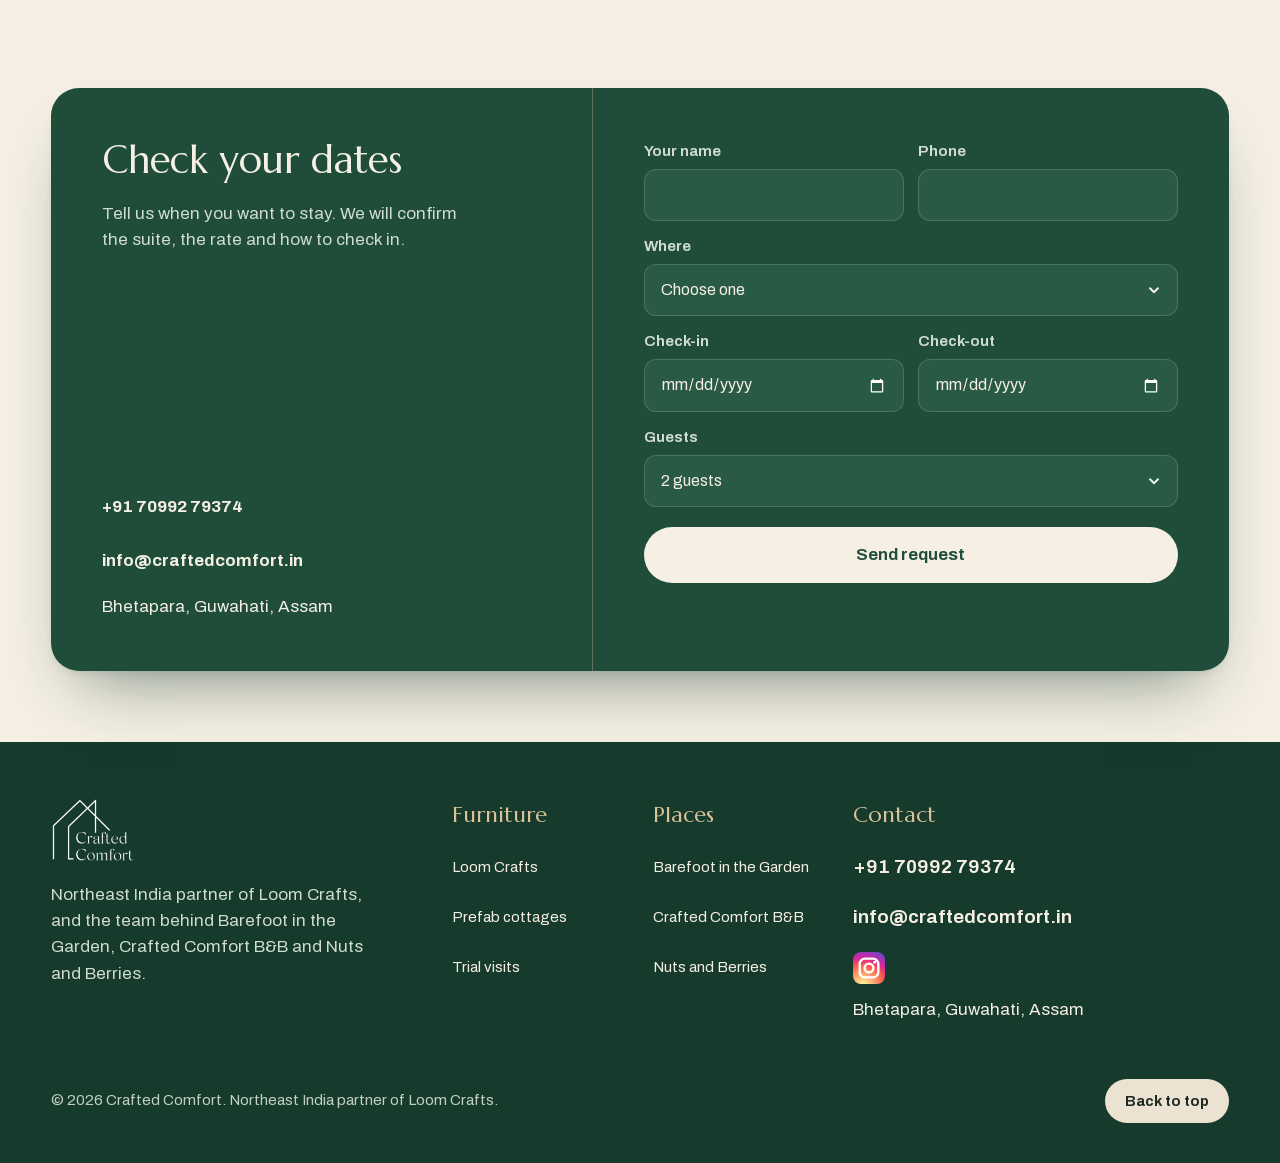
<file: bnb.html>
<!DOCTYPE html>
<html lang="en">
<head>
  <meta charset="UTF-8">
  <meta name="viewport" content="width=device-width, initial-scale=1">
  <title>B&amp;B by Crafted Comfort | Kahilipara and Sonapur</title>
  <meta name="description" content="B&amp;B stays by Crafted Comfort: two 1-bedroom apartments in Kahilipara, Guwahati, and a cottage stay in Sonapur by the day.">
  <meta name="theme-color" content="#1f4d3a">
  <meta property="og:title" content="B&amp;B by Crafted Comfort | Kahilipara and Sonapur">
  <meta property="og:description" content="B&amp;B stays by Crafted Comfort: two 1-bedroom apartments in Kahilipara, Guwahati, and a cottage stay in Sonapur by the day.">
  <meta property="og:image" content="assets/img/photos/crafted-comfort-bnb.webp">
  <link rel="icon" type="image/png" href="assets/img/brand/favicon.png">
  <link rel="preload" href="assets/fonts/archivo-latin.woff2" as="font" type="font/woff2" crossorigin>
  <link rel="stylesheet" href="assets/css/base.css">
  <link rel="stylesheet" href="assets/css/elements.css">
  <link rel="stylesheet" href="assets/css/sections.css">
  <link rel="stylesheet" href="assets/css/page-hero.css">
  <link rel="stylesheet" href="assets/css/footer.css">
  <link rel="stylesheet" href="assets/css/motion.css">
  <link rel="stylesheet" href="assets/css/media.css">
  <link rel="stylesheet" href="assets/css/home.css">
  <link rel="stylesheet" href="assets/css/company.css">
  <link rel="stylesheet" href="assets/css/company-motion.css">
  <script src="assets/js/main.js" defer></script>
</head>
<body>
  <a class="skip-link" href="#main">Skip to content</a>

  <header class="site-header site-header--left wrap">
    <a class="wordmark" href="index.html" aria-label="Crafted Comfort home">
      <img src="assets/img/brand/logo-ink.png" alt="Crafted Comfort" width="160" height="122">
    </a>
    <nav class="site-nav" aria-label="Main">
      <ul>
        <li><a href="index.html#companies">Companies</a></li>
        <li><a href="index.html#furniture">Furniture</a></li>
        <li><a href="#contact">Contact</a></li>
      </ul>
    </nav>
  </header>

  <main id="main">
    <div class="page-hero wrap">
      <nav class="crumbs rise" aria-label="Breadcrumb">
        <ol>
          <li><a href="index.html">Home</a></li>
          <li><a href="index.html#companies">Companies</a></li>
          <li aria-current="page">B&amp;B by Crafted Comfort</li>
        </ol>
      </nav>
      <h1 class="display rise" style="--i:1">B&amp;B by Crafted Comfort</h1>
      <div class="page-hero-copy rise" style="--i:2">
        <p class="lead">B&amp;B stays under Crafted Comfort: comfortable, well-designed accommodation for travellers. Two 1-bedroom apartments in Kahilipara, Guwahati, and a cottage stay in Sonapur on a per-day basis.</p>
        <p class="meta small">Kahilipara and Sonapur. Book direct with us.</p>
        <a class="btn" href="#contact">Check your dates
          <svg viewBox="0 0 24 24" fill="none" stroke="currentColor" stroke-width="2.5" aria-hidden="true"><path d="M5 12h14M13 6l6 6-6 6"/></svg>
        </a>
      </div>
      <div class="page-hero-media">
        <div class="frame"><div class="shutter"><img src="assets/img/photos/crafted-comfort-bnb.webp" alt="A Crafted Comfort B&amp;B bedroom" width="1376" height="768" fetchpriority="high"></div></div>
      </div>
      <dl class="keyfacts">
        <div class="reveal" style="--i:0"><dt>Apartments</dt><dd>Two 1-bedroom, Kahilipara, Guwahati</dd></div>
        <div class="reveal" style="--i:1"><dt>Cottage</dt><dd>Sonapur, booked by the day</dd></div>
        <div class="reveal" style="--i:2"><dt>Nearby</dt><dd>About 15 minutes from GS Road, close to Dispur</dd></div>
        <div class="reveal" style="--i:3"><dt>Call</dt><dd><a href="tel:+917099279374">+91 70992 79374</a></dd></div>
      </dl>
    </div>

    <section class="section wrap" aria-labelledby="stays-title">
      <div class="section-head reveal">
        <h2 class="heading" id="stays-title">Two places to stay</h2>
      </div>
      <ul class="offers">
        <li class="offer reveal" id="apartments">
          <div class="offer-media"><img src="assets/img/photos/outdoor-furniture.webp" alt="Loom Crafts lounge furniture" width="1376" height="768" loading="lazy" decoding="async"></div>
          <div class="offer-body">
            <h3 class="name">Apartments in Kahilipara</h3>
            <p>Two 1-bedroom apartments in Kahilipara, a quiet, green part of Guwahati: comfortable, well-designed rooms for travellers, furnished with the pieces we sell.</p>
          </div>
          <div class="offer-side">
            <p class="small">Where</p>
            <p>Kahilipara, Guwahati</p>
            <a class="btn" href="#contact">Ask for your dates</a>
          </div>
        </li>
        <li class="offer reveal" id="cottage">
          <div class="offer-media"><img src="assets/img/photos/barefoot-resort.webp" alt="A cottage at Sonapur" width="1376" height="768" loading="lazy" decoding="async"></div>
          <div class="offer-body">
            <h3 class="name">Cottage stay in Sonapur</h3>
            <p>A cottage stay in Sonapur, booked by the day.</p>
          </div>
          <div class="offer-side">
            <p class="small">Where</p>
            <p>Sonapur, east of Guwahati</p>
            <a class="btn" href="#contact">Ask for your dates</a>
          </div>
        </li>
      </ul>
    </section>

    <section id="contact" class="section wrap" aria-labelledby="contact-title">
      <div class="coupon reveal">
        <div class="coupon-left on-ink">
          <div>
            <h2 class="heading" id="contact-title">Check your dates</h2>
            <p>Tell us when you want to stay. We will confirm the suite, the rate and how to check in.</p>
          </div>
          <div class="contact-lines">
            <a href="tel:+917099279374">+91 70992 79374</a>
            <a href="mailto:info@craftedcomfort.in">info@craftedcomfort.in</a>
            <span>Bhetapara, Guwahati, Assam</span>
          </div>
        </div>

        <form class="coupon-form on-ink" data-enquiry novalidate>
          <div class="field-row">
          <div class="field">
            <label for="s-name">Your name</label>
            <input id="s-name" name="Name" type="text" autocomplete="name" required>
          </div>
          <div class="field">
            <label for="s-phone">Phone</label>
            <input id="s-phone" name="Phone" type="tel" autocomplete="tel" inputmode="tel" required>
          </div>
          </div>
          <div class="field">
            <label for="s-stay">Where</label>
            <select id="s-stay" name="Stay" required><option value="">Choose one</option><option>Apartment, Kahilipara</option><option>Cottage stay, Sonapur</option></select>
          </div>
          <div class="field-row">
          <div class="field">
            <label for="s-from">Check-in</label>
            <input id="s-from" name="Check-in" type="date">
          </div>
          <div class="field">
            <label for="s-to">Check-out</label>
            <input id="s-to" name="Check-out" type="date">
          </div>
          </div>
          <div class="field">
            <label for="s-guests">Guests</label>
            <select id="s-guests" name="Guests"><option>1 guest</option><option selected>2 guests</option><option>3 guests</option></select>
          </div>
          <button class="btn" type="submit">Send request</button>
          <p class="form-status small" role="status" aria-live="polite"></p>
        </form>
      </div>
    </section>
  </main>

  <footer class="site-footer on-ink">
    <div class="wrap">
      <div class="footer-body">
        <div class="footer-brand">
          <img src="assets/img/brand/logo-white.png" alt="Crafted Comfort" width="160" height="122" loading="lazy">
          <p>Northeast India partner of Loom Crafts, and the team behind Barefoot in the Garden, Crafted Comfort B&amp;B and Nuts and Berries.</p>
        </div>
        <div class="footer-col">
          <h2>Furniture</h2>
          <ul>
            <li><a href="loom-crafts.html">Loom Crafts</a></li>
            <li><a href="index.html#furniture">Prefab cottages</a></li>
            <li><a href="index.html#visit">Trial visits</a></li>
          </ul>
        </div>
        <div class="footer-col">
          <h2>Places</h2>
          <ul>
            <li><a href="barefoot.html">Barefoot in the Garden</a></li>
            <li><a href="bnb.html">Crafted Comfort B&amp;B</a></li>
            <li><a href="nuts-and-berries.html">Nuts and Berries</a></li>
          </ul>
        </div>
        <div class="footer-col contact">
          <h2>Contact</h2>
          <ul>
            <li><a href="tel:+917099279374">+91 70992 79374</a></li>
            <li><a href="mailto:info@craftedcomfort.in">info@craftedcomfort.in</a></li>
            <li><a class="social" href="https://www.instagram.com/barefootinthegarden/" rel="noopener" aria-label="Instagram @barefootinthegarden"><svg viewBox="0 0 24 24" width="32" height="32" aria-hidden="true"><defs><radialGradient id="ig-grad" cx="30%" cy="107%" r="150%"><stop offset="0" stop-color="#fdf497"/><stop offset="0.05" stop-color="#fdf497"/><stop offset="0.45" stop-color="#fd5949"/><stop offset="0.6" stop-color="#d6249f"/><stop offset="0.9" stop-color="#285aeb"/></radialGradient></defs><rect width="24" height="24" rx="6" fill="url(#ig-grad)"/><rect x="5" y="5" width="14" height="14" rx="4" fill="none" stroke="#fff" stroke-width="1.8"/><circle cx="12" cy="12" r="3.3" fill="none" stroke="#fff" stroke-width="1.8"/><circle cx="16.3" cy="7.7" r="1.05" fill="#fff"/></svg></a></li>
            <li>Bhetapara, Guwahati, Assam</li>
          </ul>
        </div>
      </div>
      <div class="footer-base small">
        <p>&copy; <span data-year>2026</span> Crafted Comfort. Northeast India partner of Loom Crafts.</p>
        <a class="btn btn-tone" href="#main">Back to top</a>
      </div>
    </div>
  </footer>
</body>
</html>
</file>
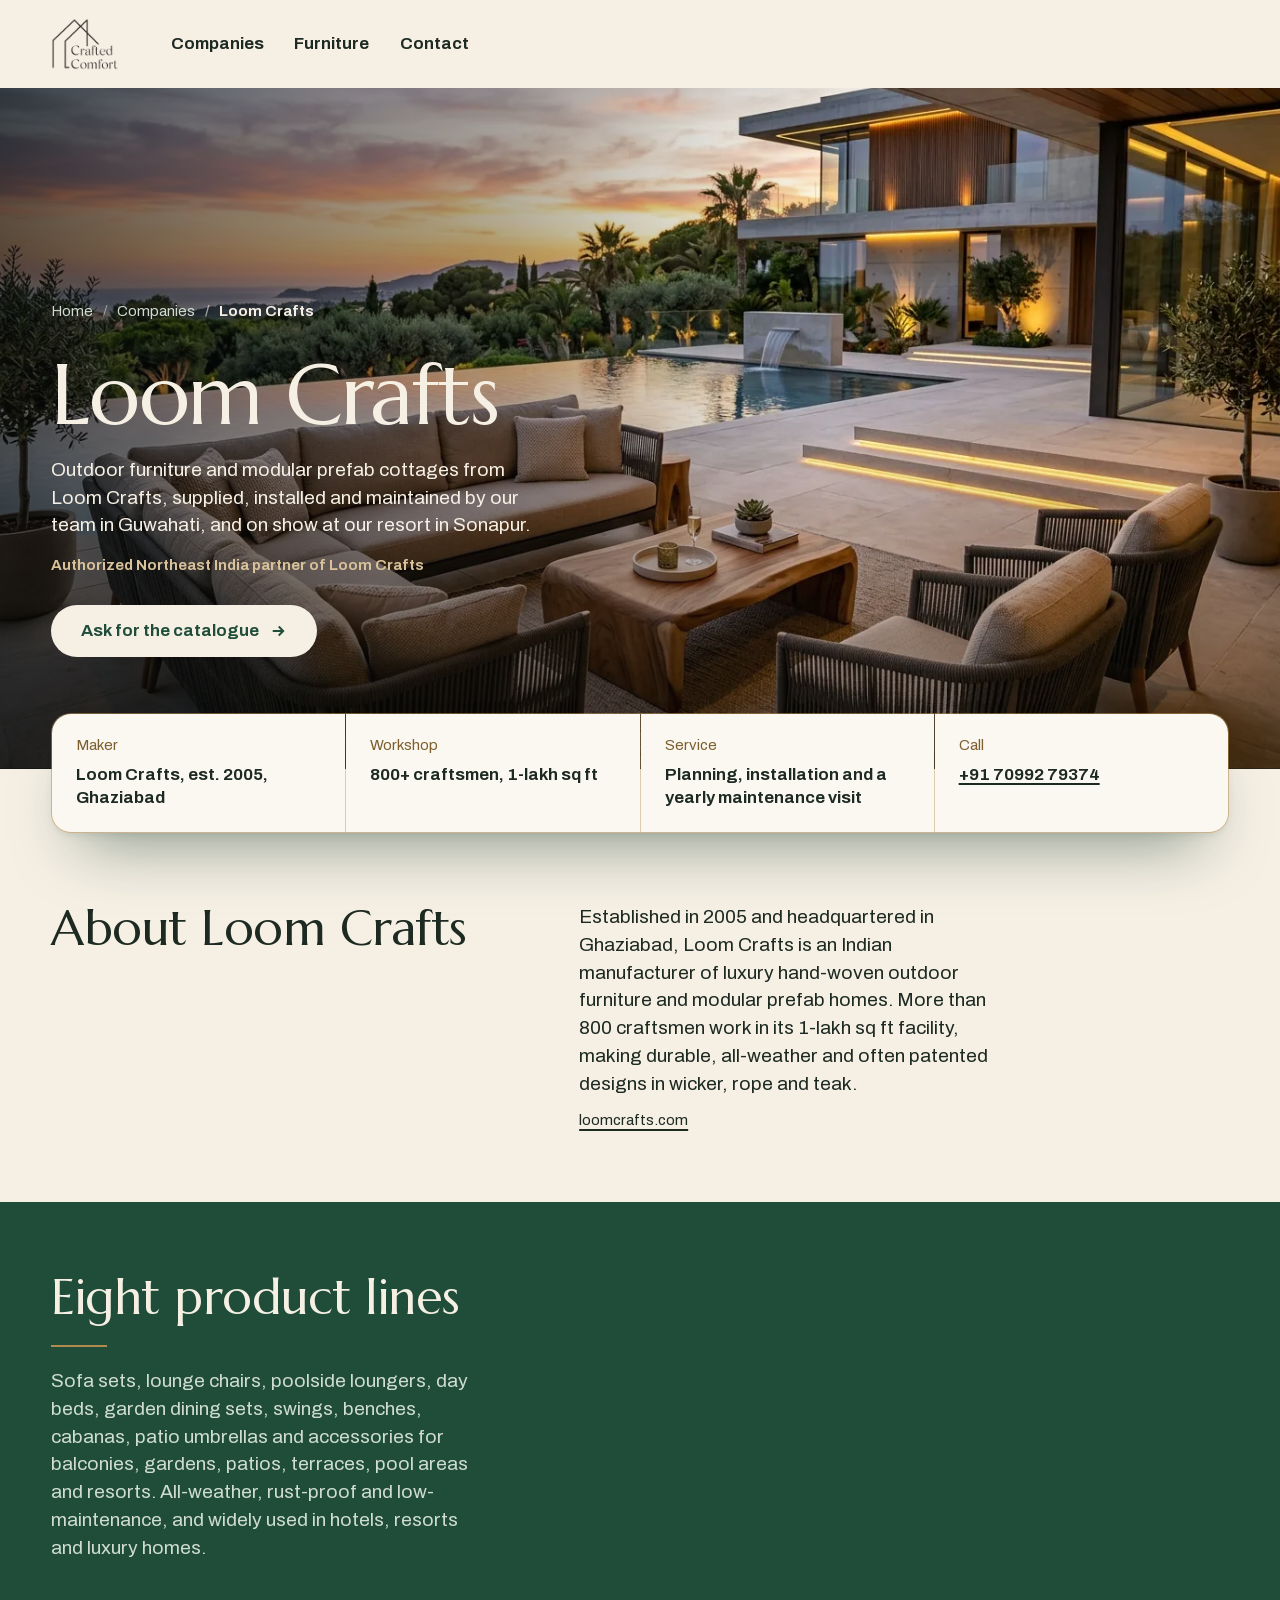
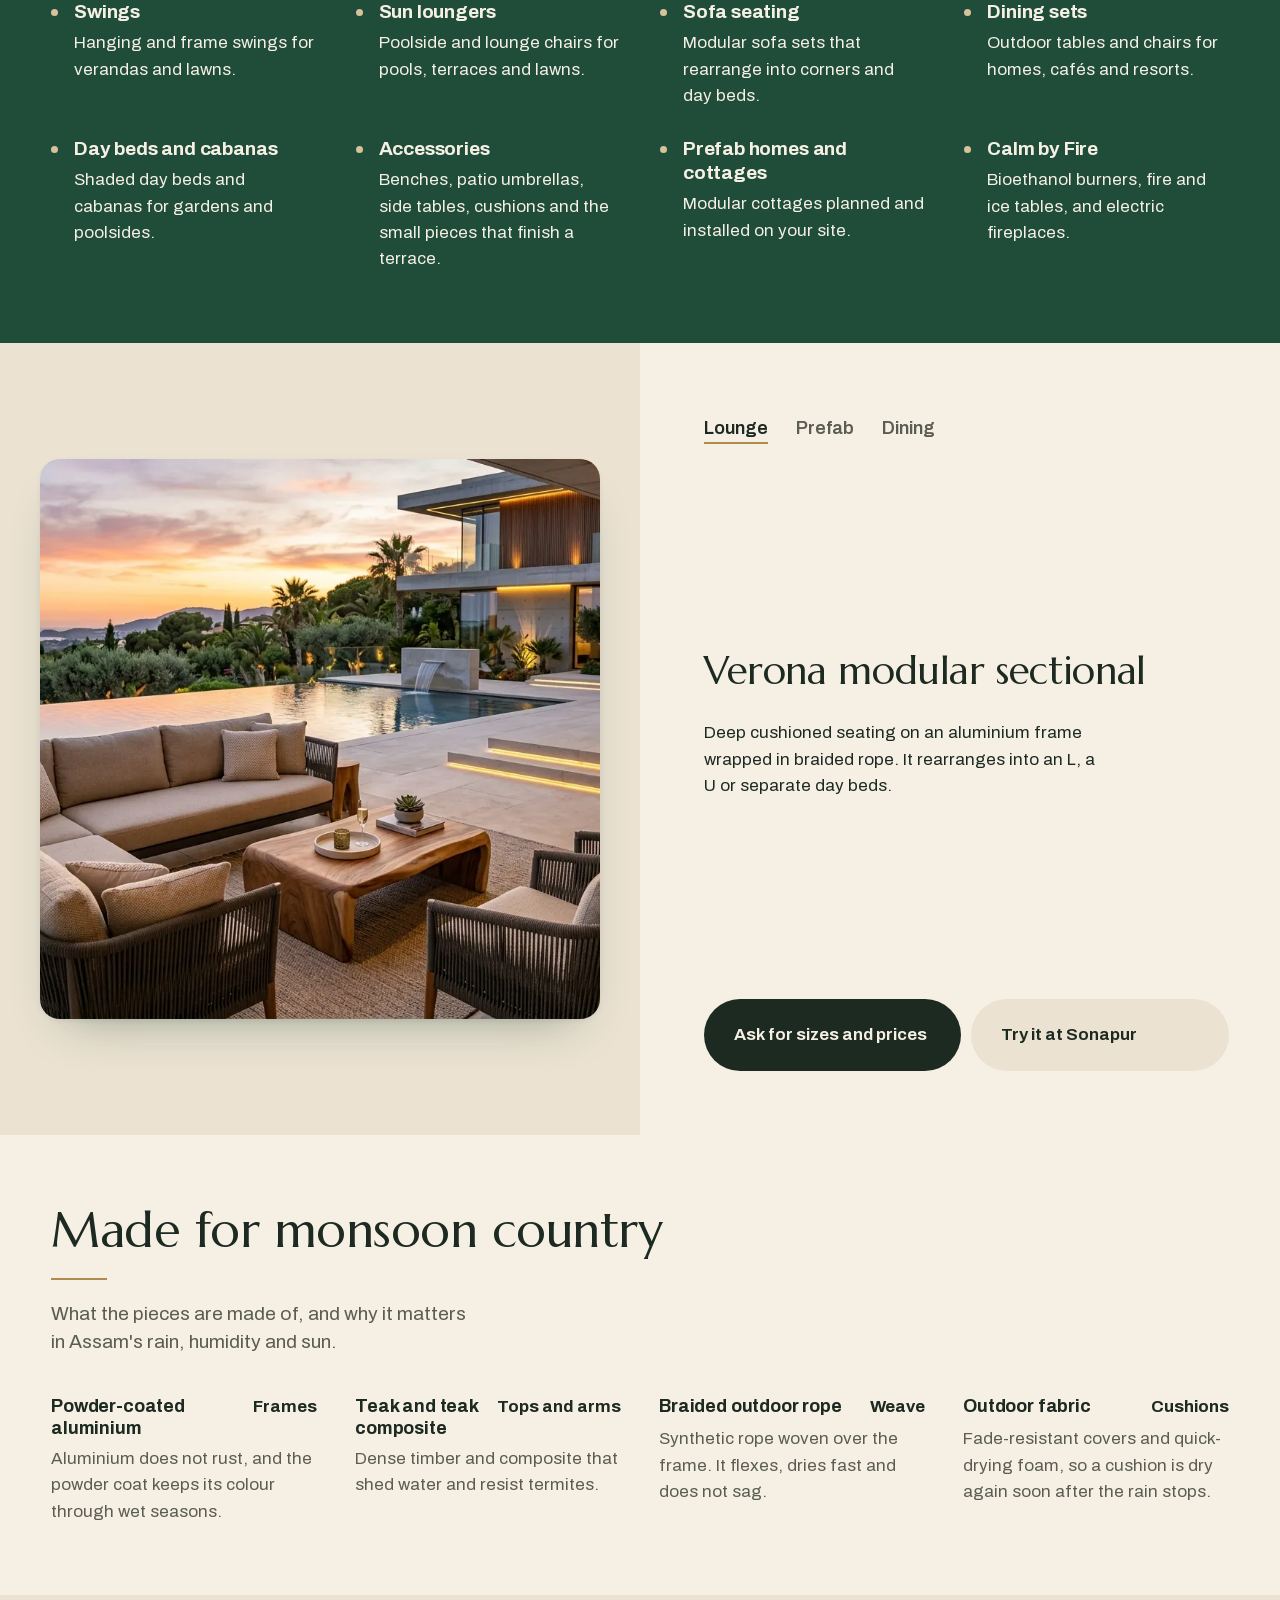
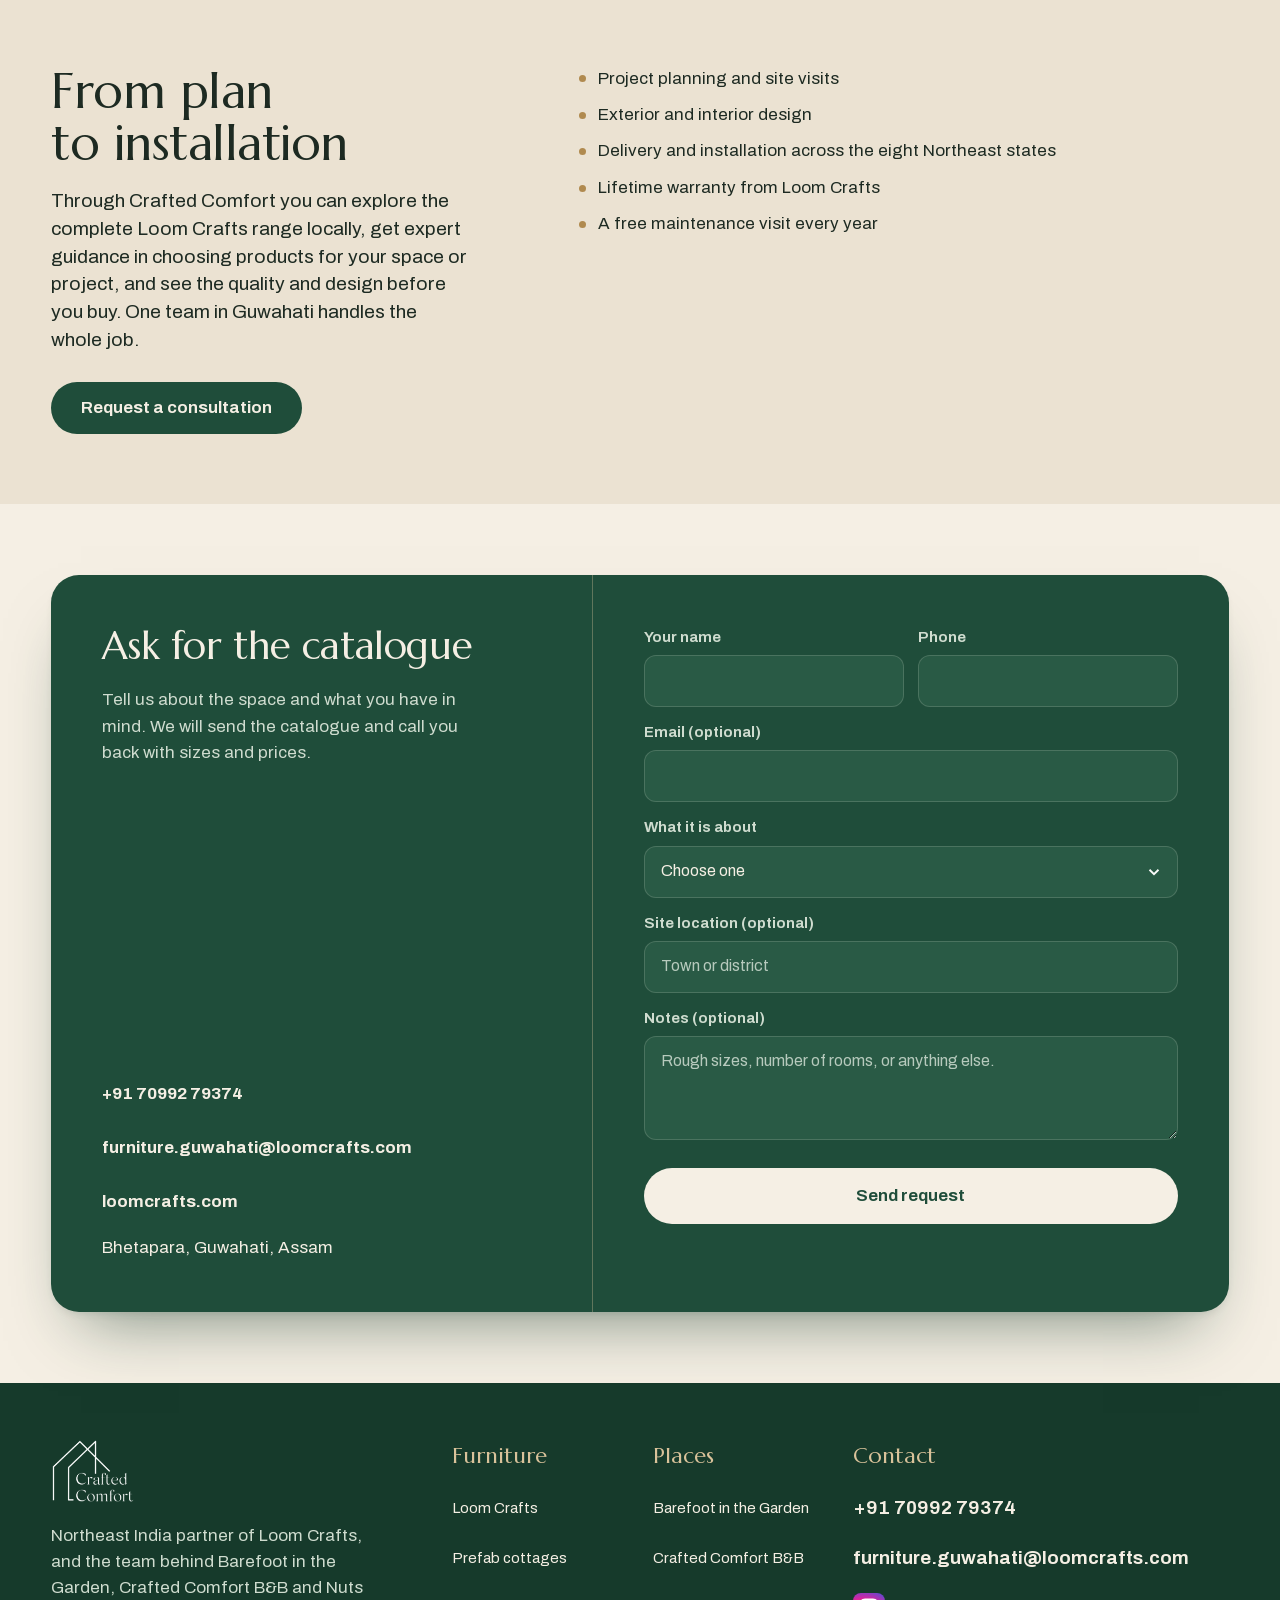
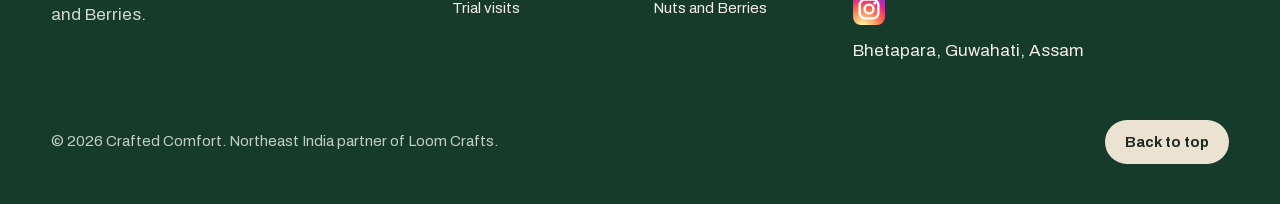
<file: loom-crafts.html>
<!DOCTYPE html>
<html lang="en">
<head>
  <meta charset="UTF-8">
  <meta name="viewport" content="width=device-width, initial-scale=1">
  <title>Loom Crafts in Northeast India | Crafted Comfort</title>
  <meta name="description" content="Loom Crafts outdoor furniture, prefab cottages and Calm by Fire fireplaces, supplied, installed and maintained across Northeast India by Crafted Comfort, Guwahati.">
  <meta name="theme-color" content="#1f4d3a">
  <meta property="og:title" content="Loom Crafts in Northeast India | Crafted Comfort">
  <meta property="og:description" content="Loom Crafts outdoor furniture, prefab cottages and Calm by Fire fireplaces, supplied, installed and maintained across Northeast India by Crafted Comfort, Guwahati.">
  <meta property="og:image" content="assets/img/photos/outdoor-furniture.webp">
  <link rel="icon" type="image/png" href="assets/img/brand/favicon.png">
  <link rel="preload" href="assets/fonts/archivo-latin.woff2" as="font" type="font/woff2" crossorigin>
  <link rel="stylesheet" href="assets/css/base.css">
  <link rel="stylesheet" href="assets/css/elements.css">
  <link rel="stylesheet" href="assets/css/sections.css">
  <link rel="stylesheet" href="assets/css/page-hero.css">
  <link rel="stylesheet" href="assets/css/footer.css">
  <link rel="stylesheet" href="assets/css/motion.css">
  <link rel="stylesheet" href="assets/css/media.css">
  <link rel="stylesheet" href="assets/css/home.css">
  <link rel="stylesheet" href="assets/css/company.css">
  <link rel="stylesheet" href="assets/css/company-motion.css">
  <script src="assets/js/main.js" defer></script>
</head>
<body>
  <a class="skip-link" href="#main">Skip to content</a>

  <header class="site-header site-header--left wrap">
    <a class="wordmark" href="index.html" aria-label="Crafted Comfort home">
      <img src="assets/img/brand/logo-ink.png" alt="Crafted Comfort" width="160" height="122">
    </a>
    <nav class="site-nav" aria-label="Main">
      <ul>
        <li><a href="index.html#companies">Companies</a></li>
        <li><a href="index.html#furniture">Furniture</a></li>
        <li><a href="#contact">Contact</a></li>
      </ul>
    </nav>
  </header>

  <main id="main">
    <div class="page-hero wrap">
      <nav class="crumbs rise" aria-label="Breadcrumb">
        <ol>
          <li><a href="index.html">Home</a></li>
          <li><a href="index.html#companies">Companies</a></li>
          <li aria-current="page">Loom Crafts</li>
        </ol>
      </nav>
      <h1 class="display rise" style="--i:1">Loom Crafts</h1>
      <div class="page-hero-copy rise" style="--i:2">
        <p class="lead">Outdoor furniture and modular prefab cottages from Loom Crafts, supplied, installed and maintained by our team in Guwahati, and on show at our resort in Sonapur.</p>
        <p class="meta small">Authorized Northeast India partner of Loom Crafts</p>
        <a class="btn" href="#contact">Ask for the catalogue
          <svg viewBox="0 0 24 24" fill="none" stroke="currentColor" stroke-width="2.5" aria-hidden="true"><path d="M5 12h14M13 6l6 6-6 6"/></svg>
        </a>
      </div>
      <div class="page-hero-media">
        <div class="frame"><div class="shutter"><img src="assets/img/photos/outdoor-furniture.webp" alt="Loom Crafts sofa set and lounge chairs on an open terrace" width="1376" height="768" fetchpriority="high"></div></div>
      </div>
      <dl class="keyfacts">
        <div class="reveal" style="--i:0"><dt>Maker</dt><dd>Loom Crafts, est. 2005, Ghaziabad</dd></div>
        <div class="reveal" style="--i:1"><dt>Workshop</dt><dd>800+ craftsmen, 1-lakh sq ft</dd></div>
        <div class="reveal" style="--i:2"><dt>Service</dt><dd>Planning, installation and a yearly maintenance visit</dd></div>
        <div class="reveal" style="--i:3"><dt>Call</dt><dd><a href="tel:+917099279374">+91 70992 79374</a></dd></div>
      </dl>
    </div>

    <section class="section wrap" aria-labelledby="maker-title">
      <div class="intro-split reveal">
        <h2 class="heading" id="maker-title">About Loom Crafts</h2>
        <div>
          <p class="lead">Established in 2005 and headquartered in Ghaziabad, Loom Crafts is an Indian manufacturer of luxury hand-woven outdoor furniture and modular prefab homes. More than 800 craftsmen work in its 1-lakh sq ft facility, making durable, all-weather and often patented designs in wicker, rope and teak.</p>
          <p class="meta small" style="margin-top:12px"><a href="https://loomcrafts.com" rel="noopener">loomcrafts.com</a></p>
        </div>
      </div>
    </section>

    <section class="section wrap field-accent on-accent" aria-labelledby="lines-title">
      <div class="section-head reveal">
        <h2 class="heading" id="lines-title">Eight product lines</h2>
        <p class="lead">Sofa sets, lounge chairs, poolside loungers, day beds, garden dining sets, swings, benches, cabanas, patio umbrellas and accessories for balconies, gardens, patios, terraces, pool areas and resorts. All-weather, rust-proof and low-maintenance, and widely used in hotels, resorts and luxury homes.</p>
      </div>
      <ul class="facts">
        <li class="reveal" style="--i:0"><span class="dot" aria-hidden="true"></span><div><h3 class="name">Swings</h3><p>Hanging and frame swings for verandas and lawns.</p></div></li>
        <li class="reveal" style="--i:1"><span class="dot" aria-hidden="true"></span><div><h3 class="name">Sun loungers</h3><p>Poolside and lounge chairs for pools, terraces and lawns.</p></div></li>
        <li class="reveal" style="--i:0"><span class="dot" aria-hidden="true"></span><div><h3 class="name">Sofa seating</h3><p>Modular sofa sets that rearrange into corners and day beds.</p></div></li>
        <li class="reveal" style="--i:1"><span class="dot" aria-hidden="true"></span><div><h3 class="name">Dining sets</h3><p>Outdoor tables and chairs for homes, cafés and resorts.</p></div></li>
        <li class="reveal" style="--i:0"><span class="dot" aria-hidden="true"></span><div><h3 class="name">Day beds and cabanas</h3><p>Shaded day beds and cabanas for gardens and poolsides.</p></div></li>
        <li class="reveal" style="--i:1"><span class="dot" aria-hidden="true"></span><div><h3 class="name">Accessories</h3><p>Benches, patio umbrellas, side tables, cushions and the small pieces that finish a terrace.</p></div></li>
        <li class="reveal" style="--i:0"><span class="dot" aria-hidden="true"></span><div><h3 class="name">Prefab homes and cottages</h3><p>Modular cottages planned and installed on your site.</p></div></li>
        <li class="reveal" style="--i:1"><span class="dot" aria-hidden="true"></span><div><h3 class="name">Calm by Fire</h3><p>Bioethanol burners, fire and ice tables, and electric fireplaces.</p></div></li>
      </ul>
    </section>

    <section class="plate" aria-label="Pieces in the range" data-tabs>
      <div class="plate-media">
        <div class="frame"><div class="shutter"><img data-tab-image src="assets/img/photos/outdoor-furniture.webp" alt="A modular outdoor sectional sofa on a terrace" width="1376" height="768" loading="lazy" decoding="async"></div></div>
      </div>
      <div class="plate-text">
        <div class="tabs" role="tablist" aria-label="Pieces">
          <button class="tab" role="tab" id="tab-lounge" aria-controls="panel-lounge" aria-selected="true" data-image="assets/img/photos/outdoor-furniture.webp" data-alt="A modular outdoor sectional sofa on a terrace">Lounge</button>
          <button class="tab" role="tab" id="tab-prefab" aria-controls="panel-prefab" aria-selected="false" tabindex="-1" data-image="assets/img/photos/prefab-cottages.webp" data-alt="A mono-pitch prefab cottage with glass walls">Prefab</button>
          <button class="tab" role="tab" id="tab-dining" aria-controls="panel-dining" aria-selected="false" tabindex="-1" data-image="assets/img/photos/barefoot-dining.webp" data-alt="Outdoor dining tables and woven chairs">Dining</button>
        </div>
        <div class="plate-body">
          <div class="tab-panel" role="tabpanel" id="panel-lounge" aria-labelledby="tab-lounge">
            <h2 class="heading">Verona modular sectional</h2>
            <p>Deep cushioned seating on an aluminium frame wrapped in braided rope. It rearranges into an L, a U or separate day beds.</p>
          </div>
          <div class="tab-panel" role="tabpanel" id="panel-prefab" aria-labelledby="tab-prefab" hidden>
            <h2 class="heading">Luxury prefab modular homes</h2>
            <p>Custom-designed modular homes and cottages in premium materials, made with precision to be stylish, sustainable and environmentally friendly. The standard design withstands heavy sun, winds up to 180 km/h, heavy rainfall and a 2 ft snow load, and weatherproof membranes protect every outside surface. With regular maintenance, the design life is 50+ years. Stay in one at Barefoot in the Garden before you order.</p>
          </div>
          <div class="tab-panel" role="tabpanel" id="panel-dining" aria-labelledby="tab-dining" hidden>
            <h2 class="heading">Capri eight-seat dining set</h2>
            <p>A stone-topped outdoor table with eight woven armchairs, sized for family terraces and café patios.</p>
          </div>
        </div>
        <div class="plate-actions">
          <a class="btn btn-ink" href="#contact">Ask for sizes and prices</a>
          <a class="btn btn-tone" href="index.html#visit">Try it at Sonapur</a>
        </div>
      </div>
    </section>

    <section class="section wrap" aria-labelledby="materials-title">
      <div class="section-head reveal">
        <h2 class="heading" id="materials-title">Made for monsoon country</h2>
        <p class="lead muted">What the pieces are made of, and why it matters in Assam's rain, humidity and sun.</p>
      </div>
      <ul class="menu menu-4">
          <li class="menu-item plain reveal">
            
            <div>
              <div class="menu-line"><h3 class="name">Powder-coated aluminium</h3><span class="price">Frames</span></div>
              <p class="muted">Aluminium does not rust, and the powder coat keeps its colour through wet seasons.</p>
            </div>
          </li>
          <li class="menu-item plain reveal" style="--i:1">
            
            <div>
              <div class="menu-line"><h3 class="name">Teak and teak composite</h3><span class="price">Tops and arms</span></div>
              <p class="muted">Dense timber and composite that shed water and resist termites.</p>
            </div>
          </li>
          <li class="menu-item plain reveal">
            
            <div>
              <div class="menu-line"><h3 class="name">Braided outdoor rope</h3><span class="price">Weave</span></div>
              <p class="muted">Synthetic rope woven over the frame. It flexes, dries fast and does not sag.</p>
            </div>
          </li>
          <li class="menu-item plain reveal" style="--i:1">
            
            <div>
              <div class="menu-line"><h3 class="name">Outdoor fabric</h3><span class="price">Cushions</span></div>
              <p class="muted">Fade-resistant covers and quick-drying foam, so a cushion is dry again soon after the rain stops.</p>
            </div>
          </li>
      </ul>
    </section>

    <section class="section wrap field-tone" aria-labelledby="service-title">
      <div class="intro-split reveal">
        <div>
          <h2 class="heading" id="service-title">From plan to installation</h2>
          <p class="lead">Through Crafted Comfort you can explore the complete Loom Crafts range locally, get expert guidance in choosing products for your space or project, and see the quality and design before you buy. One team in Guwahati handles the whole job.</p>
          <a class="btn" href="#contact">Request a consultation</a>
        </div>
        <ul class="plate-facts">
            <li><span class="dot" aria-hidden="true"></span>Project planning and site visits</li>
            <li><span class="dot" aria-hidden="true"></span>Exterior and interior design</li>
            <li><span class="dot" aria-hidden="true"></span>Delivery and installation across the eight Northeast states</li>
            <li><span class="dot" aria-hidden="true"></span>Lifetime warranty from Loom Crafts</li>
            <li><span class="dot" aria-hidden="true"></span>A free maintenance visit every year</li>
          </ul>
      </div>
    </section>

    <section id="contact" class="section wrap" aria-labelledby="contact-title">
      <div class="coupon reveal">
        <div class="coupon-left on-ink">
          <div>
            <h2 class="heading" id="contact-title">Ask for the catalogue</h2>
            <p>Tell us about the space and what you have in mind. We will send the catalogue and call you back with sizes and prices.</p>
          </div>
          <div class="contact-lines">
            <a href="tel:+917099279374">+91 70992 79374</a>
            <a href="mailto:furniture.guwahati@loomcrafts.com">furniture.guwahati@loomcrafts.com</a>
            <a href="https://loomcrafts.com" rel="noopener">loomcrafts.com</a>
            <span>Bhetapara, Guwahati, Assam</span>
          </div>
        </div>

        <form class="coupon-form on-ink" data-enquiry novalidate>
          <div class="field-row">
          <div class="field">
            <label for="l-name">Your name</label>
            <input id="l-name" name="Name" type="text" autocomplete="name" required>
          </div>
          <div class="field">
            <label for="l-phone">Phone</label>
            <input id="l-phone" name="Phone" type="tel" autocomplete="tel" inputmode="tel" required>
          </div>
          </div>
          <div class="field">
            <label for="l-email">Email (optional)</label>
            <input id="l-email" name="Email" type="email" autocomplete="email">
          </div>
          <div class="field">
            <label for="l-interest">What it is about</label>
            <select id="l-interest" name="Interest" required><option value="">Choose one</option><option>Outdoor furniture</option><option>Prefab cottage or home</option><option>Calm by Fire fireplace</option><option>Commercial or resort project</option><option>Something else</option></select>
          </div>
          <div class="field">
            <label for="l-place">Site location (optional)</label>
            <input id="l-place" name="Location" type="text" placeholder="Town or district">
          </div>
          <div class="field">
            <label for="l-notes">Notes (optional)</label>
            <textarea id="l-notes" name="Notes" placeholder="Rough sizes, number of rooms, or anything else."></textarea>
          </div>
          <button class="btn" type="submit">Send request</button>
          <p class="form-status small" role="status" aria-live="polite"></p>
        </form>
      </div>
    </section>
  </main>

  <footer class="site-footer on-ink">
    <div class="wrap">
      <div class="footer-body">
        <div class="footer-brand">
          <img src="assets/img/brand/logo-white.png" alt="Crafted Comfort" width="160" height="122" loading="lazy">
          <p>Northeast India partner of Loom Crafts, and the team behind Barefoot in the Garden, Crafted Comfort B&amp;B and Nuts and Berries.</p>
        </div>
        <div class="footer-col">
          <h2>Furniture</h2>
          <ul>
            <li><a href="loom-crafts.html">Loom Crafts</a></li>
            <li><a href="index.html#furniture">Prefab cottages</a></li>
            <li><a href="index.html#visit">Trial visits</a></li>
          </ul>
        </div>
        <div class="footer-col">
          <h2>Places</h2>
          <ul>
            <li><a href="barefoot.html">Barefoot in the Garden</a></li>
            <li><a href="bnb.html">Crafted Comfort B&amp;B</a></li>
            <li><a href="nuts-and-berries.html">Nuts and Berries</a></li>
          </ul>
        </div>
        <div class="footer-col contact">
          <h2>Contact</h2>
          <ul>
            <li><a href="tel:+917099279374">+91 70992 79374</a></li>
            <li><a href="mailto:furniture.guwahati@loomcrafts.com">furniture.guwahati@loomcrafts.com</a></li>
            <li><a class="social" href="https://www.instagram.com/barefootinthegarden/" rel="noopener" aria-label="Instagram @barefootinthegarden"><svg viewBox="0 0 24 24" width="32" height="32" aria-hidden="true"><defs><radialGradient id="ig-grad" cx="30%" cy="107%" r="150%"><stop offset="0" stop-color="#fdf497"/><stop offset="0.05" stop-color="#fdf497"/><stop offset="0.45" stop-color="#fd5949"/><stop offset="0.6" stop-color="#d6249f"/><stop offset="0.9" stop-color="#285aeb"/></radialGradient></defs><rect width="24" height="24" rx="6" fill="url(#ig-grad)"/><rect x="5" y="5" width="14" height="14" rx="4" fill="none" stroke="#fff" stroke-width="1.8"/><circle cx="12" cy="12" r="3.3" fill="none" stroke="#fff" stroke-width="1.8"/><circle cx="16.3" cy="7.7" r="1.05" fill="#fff"/></svg></a></li>
            <li>Bhetapara, Guwahati, Assam</li>
          </ul>
        </div>
      </div>
      <div class="footer-base small">
        <p>&copy; <span data-year>2026</span> Crafted Comfort. Northeast India partner of Loom Crafts.</p>
        <a class="btn btn-tone" href="#main">Back to top</a>
      </div>
    </div>
  </footer>
</body>
</html>
</file>
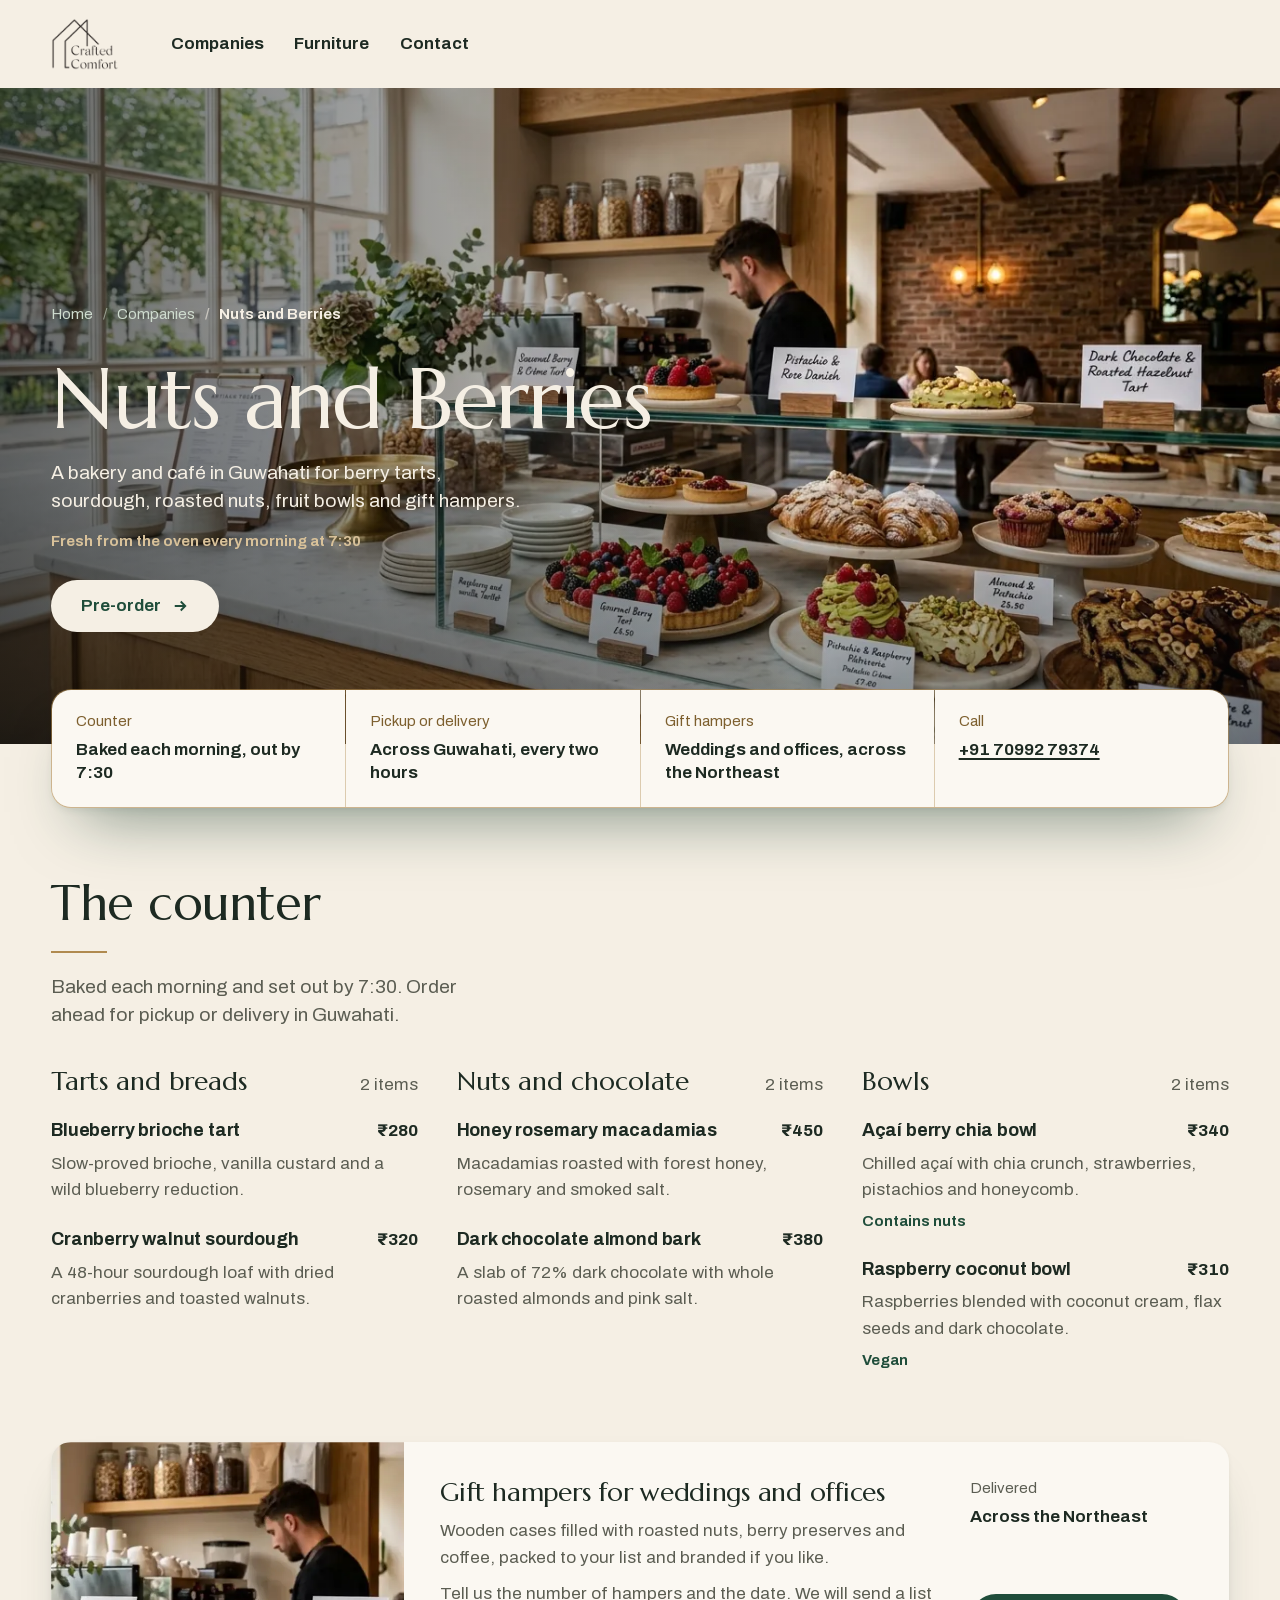
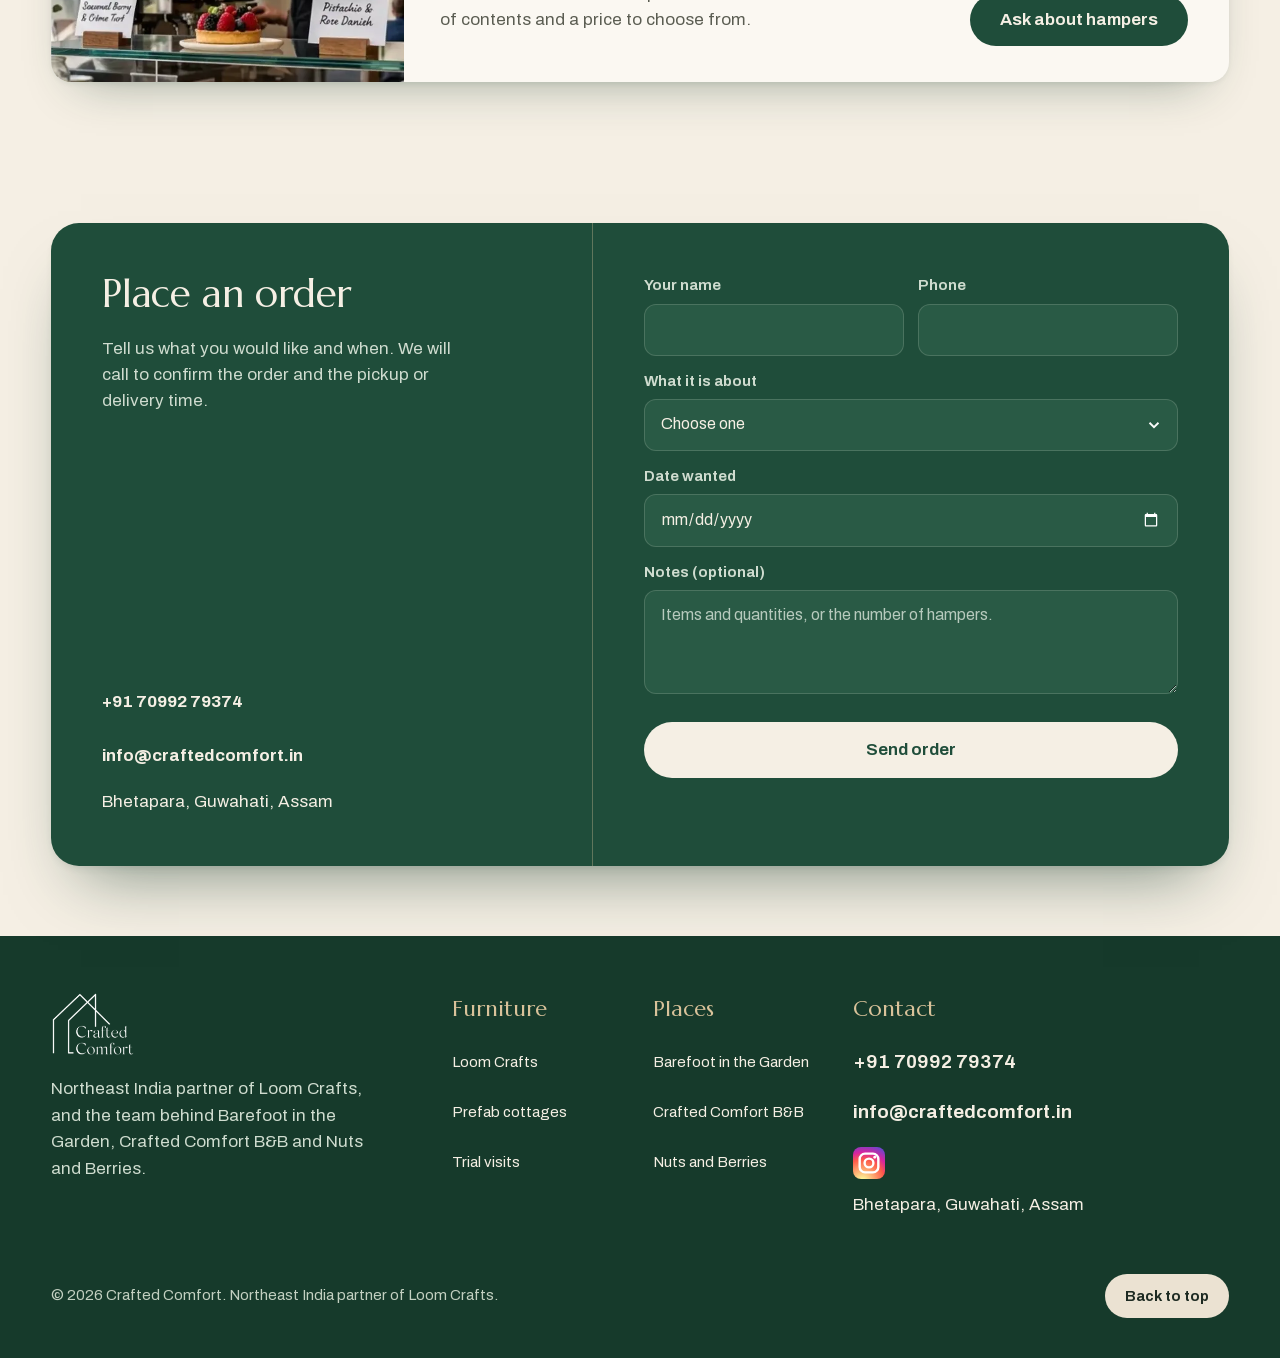
<file: nuts-and-berries.html>
<!DOCTYPE html>
<html lang="en">
<head>
  <meta charset="UTF-8">
  <meta name="viewport" content="width=device-width, initial-scale=1">
  <title>Nuts and Berries, Guwahati | Bakery, café and gift hampers</title>
  <meta name="description" content="Berry tarts, sourdough, roasted nuts, bowls and gift hampers from Nuts and Berries, a bakery and café in Guwahati by Crafted Comfort.">
  <meta name="theme-color" content="#1f4d3a">
  <meta property="og:title" content="Nuts and Berries, Guwahati | Bakery, café and gift hampers">
  <meta property="og:description" content="Berry tarts, sourdough, roasted nuts, bowls and gift hampers from Nuts and Berries, a bakery and café in Guwahati by Crafted Comfort.">
  <meta property="og:image" content="assets/img/photos/nuts-and-berries.webp">
  <link rel="icon" type="image/png" href="assets/img/brand/favicon.png">
  <link rel="preload" href="assets/fonts/archivo-latin.woff2" as="font" type="font/woff2" crossorigin>
  <link rel="stylesheet" href="assets/css/base.css">
  <link rel="stylesheet" href="assets/css/elements.css">
  <link rel="stylesheet" href="assets/css/sections.css">
  <link rel="stylesheet" href="assets/css/page-hero.css">
  <link rel="stylesheet" href="assets/css/footer.css">
  <link rel="stylesheet" href="assets/css/motion.css">
  <link rel="stylesheet" href="assets/css/media.css">
  <link rel="stylesheet" href="assets/css/home.css">
  <link rel="stylesheet" href="assets/css/company.css">
  <link rel="stylesheet" href="assets/css/company-motion.css">
  <script src="assets/js/main.js" defer></script>
</head>
<body>
  <a class="skip-link" href="#main">Skip to content</a>

  <header class="site-header site-header--left wrap">
    <a class="wordmark" href="index.html" aria-label="Crafted Comfort home">
      <img src="assets/img/brand/logo-ink.png" alt="Crafted Comfort" width="160" height="122">
    </a>
    <nav class="site-nav" aria-label="Main">
      <ul>
        <li><a href="index.html#companies">Companies</a></li>
        <li><a href="index.html#furniture">Furniture</a></li>
        <li><a href="#contact">Contact</a></li>
      </ul>
    </nav>
  </header>

  <main id="main">
    <div class="page-hero wrap">
      <nav class="crumbs rise" aria-label="Breadcrumb">
        <ol>
          <li><a href="index.html">Home</a></li>
          <li><a href="index.html#companies">Companies</a></li>
          <li aria-current="page">Nuts and Berries</li>
        </ol>
      </nav>
      <h1 class="display rise" style="--i:1">Nuts and Berries</h1>
      <div class="page-hero-copy rise" style="--i:2">
        <p class="lead">A bakery and café in Guwahati for berry tarts, sourdough, roasted nuts, fruit bowls and gift hampers.</p>
        <p class="meta small">Fresh from the oven every morning at 7:30</p>
        <a class="btn" href="#contact">Pre-order
          <svg viewBox="0 0 24 24" fill="none" stroke="currentColor" stroke-width="2.5" aria-hidden="true"><path d="M5 12h14M13 6l6 6-6 6"/></svg>
        </a>
      </div>
      <div class="page-hero-media">
        <div class="frame"><div class="shutter"><img src="assets/img/photos/nuts-and-berries.webp" alt="Berry tarts, breads and nuts on the counter at Nuts and Berries" width="1376" height="768" fetchpriority="high"></div></div>
      </div>
      <dl class="keyfacts">
        <div class="reveal" style="--i:0"><dt>Counter</dt><dd>Baked each morning, out by 7:30</dd></div>
        <div class="reveal" style="--i:1"><dt>Pickup or delivery</dt><dd>Across Guwahati, every two hours</dd></div>
        <div class="reveal" style="--i:2"><dt>Gift hampers</dt><dd>Weddings and offices, across the Northeast</dd></div>
        <div class="reveal" style="--i:3"><dt>Call</dt><dd><a href="tel:+917099279374">+91 70992 79374</a></dd></div>
      </dl>
    </div>

    <section id="menu" class="section wrap" aria-labelledby="menu-title">
      <div class="section-head reveal">
          <h2 class="heading" id="menu-title">The counter</h2>
          <p class="lead muted">Baked each morning and set out by 7:30. Order ahead for pickup or delivery in Guwahati.</p>
      </div>
      <div class="menu-groups">
      <div class="menu-group">
        <div class="menu-group-head reveal">
          <h3 class="heading">Tarts and breads</h3>
          <span class="muted">2 items</span>
        </div>
        <ul class="menu">
          <li class="menu-item plain reveal">
            
            <div>
              <div class="menu-line"><h4 class="name">Blueberry brioche tart</h4><span class="price">₹280</span></div>
              <p class="muted">Slow-proved brioche, vanilla custard and a wild blueberry reduction.</p>
            </div>
          </li>
          <li class="menu-item plain reveal" style="--i:1">
            
            <div>
              <div class="menu-line"><h4 class="name">Cranberry walnut sourdough</h4><span class="price">₹320</span></div>
              <p class="muted">A 48-hour sourdough loaf with dried cranberries and toasted walnuts.</p>
            </div>
          </li>
        </ul>
      </div>
      <div class="menu-group">
        <div class="menu-group-head reveal">
          <h3 class="heading">Nuts and chocolate</h3>
          <span class="muted">2 items</span>
        </div>
        <ul class="menu">
          <li class="menu-item plain reveal">
            
            <div>
              <div class="menu-line"><h4 class="name">Honey rosemary macadamias</h4><span class="price">₹450</span></div>
              <p class="muted">Macadamias roasted with forest honey, rosemary and smoked salt.</p>
            </div>
          </li>
          <li class="menu-item plain reveal" style="--i:1">
            
            <div>
              <div class="menu-line"><h4 class="name">Dark chocolate almond bark</h4><span class="price">₹380</span></div>
              <p class="muted">A slab of 72% dark chocolate with whole roasted almonds and pink salt.</p>
            </div>
          </li>
        </ul>
      </div>
      <div class="menu-group">
        <div class="menu-group-head reveal">
          <h3 class="heading">Bowls</h3>
          <span class="muted">2 items</span>
        </div>
        <ul class="menu">
          <li class="menu-item plain reveal">
            
            <div>
              <div class="menu-line"><h4 class="name">Açaí berry chia bowl</h4><span class="price">₹340</span></div>
              <p class="muted">Chilled açaí with chia crunch, strawberries, pistachios and honeycomb.</p>
              <p class="note small">Contains nuts</p>
            </div>
          </li>
          <li class="menu-item plain reveal" style="--i:1">
            
            <div>
              <div class="menu-line"><h4 class="name">Raspberry coconut bowl</h4><span class="price">₹310</span></div>
              <p class="muted">Raspberries blended with coconut cream, flax seeds and dark chocolate.</p>
              <p class="note small">Vegan</p>
            </div>
          </li>
        </ul>
      </div>
      </div>
    </section>

    <section class="section wrap" aria-labelledby="hamper-title" style="padding-top:0">
      <ul class="offers">
        <li class="offer reveal" id="hampers">
          <div class="offer-media"><img src="assets/img/photos/nuts-and-berries-jars.webp" alt="Jars of roasted nuts on a shelf above the counter" width="1376" height="768" loading="lazy" decoding="async"></div>
          <div class="offer-body">
            <h2 class="name" id="hamper-title">Gift hampers for weddings and offices</h2>
            <p>Wooden cases filled with roasted nuts, berry preserves and coffee, packed to your list and branded if you like.</p>
            <p>Tell us the number of hampers and the date. We will send a list of contents and a price to choose from.</p>
          </div>
          <div class="offer-side">
            <p class="small">Delivered</p>
            <p>Across the Northeast</p>
            <a class="btn" href="#contact">Ask about hampers</a>
          </div>
        </li>
      </ul>
    </section>

    <section id="contact" class="section wrap" aria-labelledby="contact-title">
      <div class="coupon reveal">
        <div class="coupon-left on-ink">
          <div>
            <h2 class="heading" id="contact-title">Place an order</h2>
            <p>Tell us what you would like and when. We will call to confirm the order and the pickup or delivery time.</p>
          </div>
          <div class="contact-lines">
            <a href="tel:+917099279374">+91 70992 79374</a>
            <a href="mailto:info@craftedcomfort.in">info@craftedcomfort.in</a>
            <span>Bhetapara, Guwahati, Assam</span>
          </div>
        </div>

        <form class="coupon-form on-ink" data-enquiry novalidate>
          <div class="field-row">
          <div class="field">
            <label for="n-name">Your name</label>
            <input id="n-name" name="Name" type="text" autocomplete="name" required>
          </div>
          <div class="field">
            <label for="n-phone">Phone</label>
            <input id="n-phone" name="Phone" type="tel" autocomplete="tel" inputmode="tel" required>
          </div>
          </div>
          <div class="field">
            <label for="n-type">What it is about</label>
            <select id="n-type" name="Order" required><option value="">Choose one</option><option>Pre-order for pickup</option><option>Delivery in Guwahati</option><option>Gift hampers</option><option>Catering for an event</option></select>
          </div>
          <div class="field">
            <label for="n-date">Date wanted</label>
            <input id="n-date" name="Date" type="date">
          </div>
          <div class="field">
            <label for="n-notes">Notes (optional)</label>
            <textarea id="n-notes" name="Notes" placeholder="Items and quantities, or the number of hampers."></textarea>
          </div>
          <button class="btn" type="submit">Send order</button>
          <p class="form-status small" role="status" aria-live="polite"></p>
        </form>
      </div>
    </section>
  </main>

  <footer class="site-footer on-ink">
    <div class="wrap">
      <div class="footer-body">
        <div class="footer-brand">
          <img src="assets/img/brand/logo-white.png" alt="Crafted Comfort" width="160" height="122" loading="lazy">
          <p>Northeast India partner of Loom Crafts, and the team behind Barefoot in the Garden, Crafted Comfort B&amp;B and Nuts and Berries.</p>
        </div>
        <div class="footer-col">
          <h2>Furniture</h2>
          <ul>
            <li><a href="loom-crafts.html">Loom Crafts</a></li>
            <li><a href="index.html#furniture">Prefab cottages</a></li>
            <li><a href="index.html#visit">Trial visits</a></li>
          </ul>
        </div>
        <div class="footer-col">
          <h2>Places</h2>
          <ul>
            <li><a href="barefoot.html">Barefoot in the Garden</a></li>
            <li><a href="bnb.html">Crafted Comfort B&amp;B</a></li>
            <li><a href="nuts-and-berries.html">Nuts and Berries</a></li>
          </ul>
        </div>
        <div class="footer-col contact">
          <h2>Contact</h2>
          <ul>
            <li><a href="tel:+917099279374">+91 70992 79374</a></li>
            <li><a href="mailto:info@craftedcomfort.in">info@craftedcomfort.in</a></li>
            <li><a class="social" href="https://www.instagram.com/barefootinthegarden/" rel="noopener" aria-label="Instagram @barefootinthegarden"><svg viewBox="0 0 24 24" width="32" height="32" aria-hidden="true"><defs><radialGradient id="ig-grad" cx="30%" cy="107%" r="150%"><stop offset="0" stop-color="#fdf497"/><stop offset="0.05" stop-color="#fdf497"/><stop offset="0.45" stop-color="#fd5949"/><stop offset="0.6" stop-color="#d6249f"/><stop offset="0.9" stop-color="#285aeb"/></radialGradient></defs><rect width="24" height="24" rx="6" fill="url(#ig-grad)"/><rect x="5" y="5" width="14" height="14" rx="4" fill="none" stroke="#fff" stroke-width="1.8"/><circle cx="12" cy="12" r="3.3" fill="none" stroke="#fff" stroke-width="1.8"/><circle cx="16.3" cy="7.7" r="1.05" fill="#fff"/></svg></a></li>
            <li>Bhetapara, Guwahati, Assam</li>
          </ul>
        </div>
      </div>
      <div class="footer-base small">
        <p>&copy; <span data-year>2026</span> Crafted Comfort. Northeast India partner of Loom Crafts.</p>
        <a class="btn btn-tone" href="#main">Back to top</a>
      </div>
    </div>
  </footer>
</body>
</html>
</file>
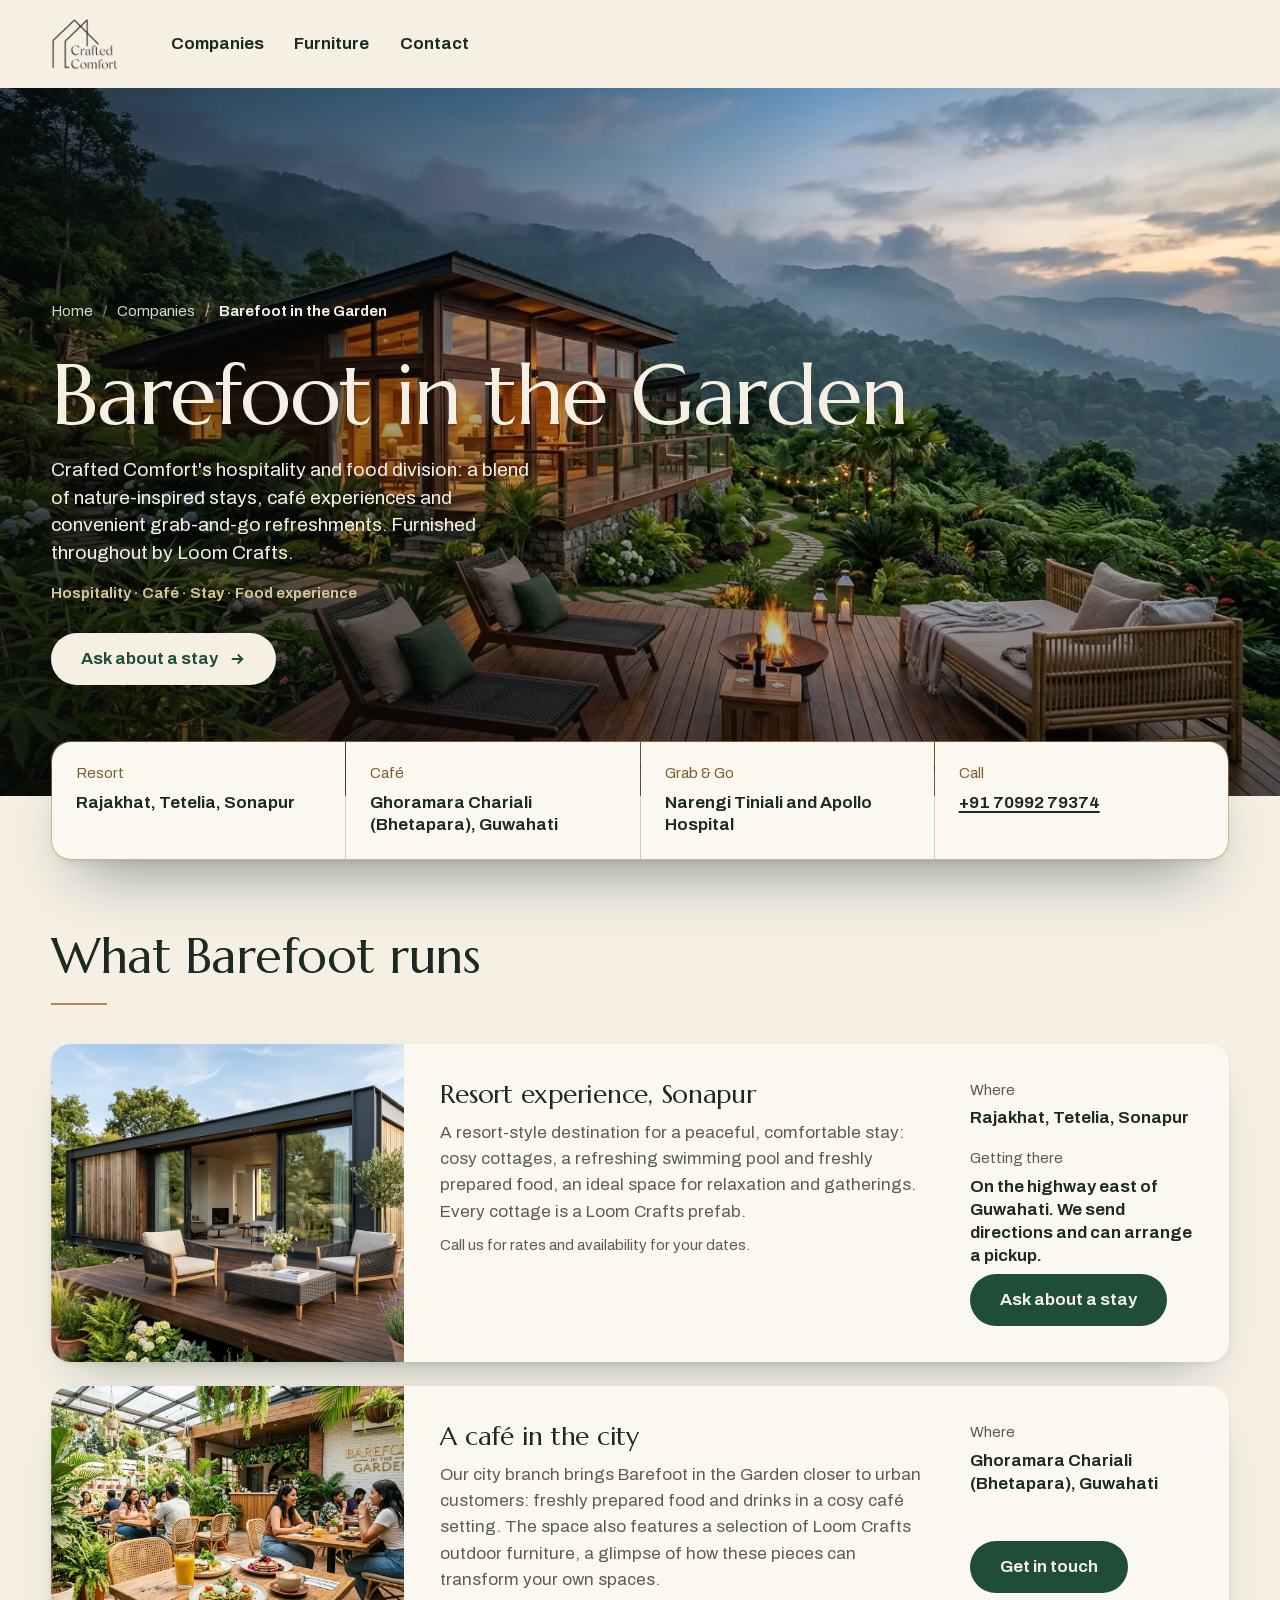
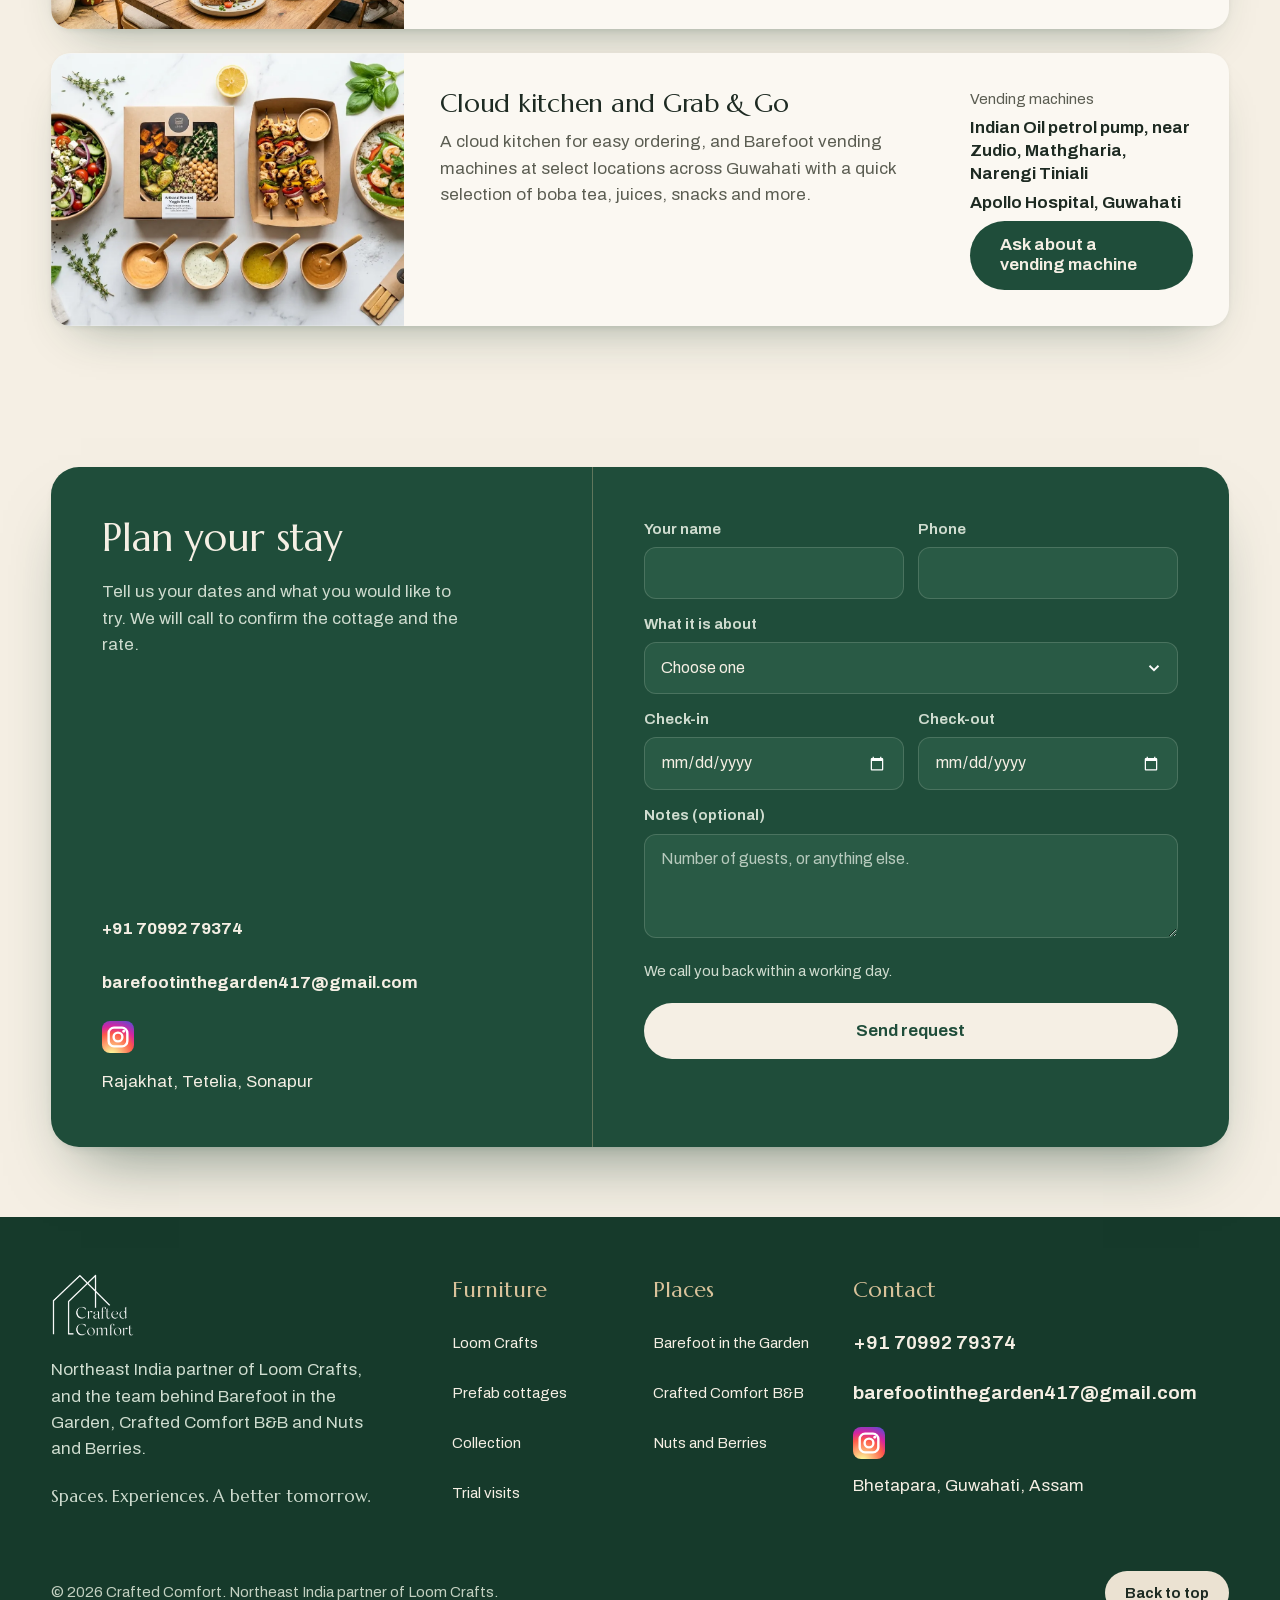
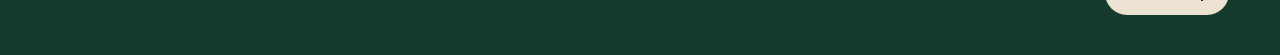
<file: pages/barefoot.html>
<!DOCTYPE html>
<html lang="en">
<head>
  <meta charset="UTF-8">
  <meta name="viewport" content="width=device-width, initial-scale=1">
  <title>Barefoot in the Garden, Sonapur | Crafted Comfort</title>
  <meta name="description" content="Crafted Comfort's hospitality and food brand: a resort with cottages and a pool at Sonapur, a café at Ghoramara Chariali (Bhetapara), Guwahati, a cloud kitchen and grab-and-go vending machines.">
  <meta name="theme-color" content="#1f4d3a">
  <meta property="og:title" content="Barefoot in the Garden, Sonapur | Crafted Comfort">
  <meta property="og:description" content="Crafted Comfort's hospitality and food brand: a resort with cottages and a pool at Sonapur, a café at Ghoramara Chariali (Bhetapara), Guwahati, a cloud kitchen and grab-and-go vending machines.">
  <meta property="og:image" content="../assets/img/photos/barefoot-resort.webp">
  <link rel="icon" type="image/png" href="../assets/img/brand/favicon.png">
  <link rel="preload" href="../assets/fonts/archivo-latin.woff2" as="font" type="font/woff2" crossorigin>
  <link rel="stylesheet" href="../assets/css/base.css?v=12">
  <link rel="stylesheet" href="../assets/css/elements.css?v=12">
  <link rel="stylesheet" href="../assets/css/sections.css?v=12">
  <link rel="stylesheet" href="../assets/css/page-hero.css?v=12">
  <link rel="stylesheet" href="../assets/css/footer.css?v=12">
  <link rel="stylesheet" href="../assets/css/motion.css?v=12">
  <link rel="stylesheet" href="../assets/css/media.css?v=12">
  <link rel="stylesheet" href="../assets/css/home.css?v=12">
  <link rel="stylesheet" href="../assets/css/company.css?v=12">
  <link rel="stylesheet" href="../assets/css/company-motion.css?v=12">
  <script src="../assets/js/main.js?v=12" defer></script>
</head>
<body>
  <a class="skip-link" href="#main">Skip to content</a>

  <header class="site-header site-header--left wrap">
    <a class="wordmark" href="../index.html" aria-label="Crafted Comfort home">
      <img src="../assets/img/brand/logo-ink.png" alt="Crafted Comfort" width="160" height="122">
    </a>
    <nav class="site-nav" aria-label="Main">
      <ul>
        <li><a href="../index.html#companies">Companies</a></li>
        <li><a href="../index.html#furniture">Furniture</a></li>
        <li><a href="#contact">Contact</a></li>
      </ul>
    </nav>
  </header>

  <main id="main">
    <div class="page-hero wrap">
      <nav class="crumbs rise" aria-label="Breadcrumb">
        <ol>
          <li><a href="../index.html">Home</a></li>
          <li><a href="../index.html#companies">Companies</a></li>
          <li aria-current="page">Barefoot in the Garden</li>
        </ol>
      </nav>
      <h1 class="display rise" style="--i:1">Barefoot in the Garden</h1>
      <div class="page-hero-copy rise" style="--i:2">
        <p class="lead">Crafted Comfort's hospitality and food division: a blend of nature-inspired stays, café experiences and convenient grab-and-go refreshments. Furnished throughout by Loom Crafts.</p>
        <p class="meta small">Hospitality · Café · Stay · Food experience</p>
        <a class="btn" href="#contact">Ask about a stay
          <svg viewBox="0 0 24 24" fill="none" stroke="currentColor" stroke-width="2.5" aria-hidden="true"><path d="M5 12h14M13 6l6 6-6 6"/></svg>
        </a>
      </div>
      <div class="page-hero-media">
        <div class="frame"><div class="shutter"><img src="../assets/img/photos/barefoot-resort.webp" alt="A prefab cottage with a lit deck in the hills at Sonapur" width="1376" height="768" fetchpriority="high"></div></div>
      </div>
      <dl class="keyfacts">
        <div class="reveal" style="--i:0"><dt>Resort</dt><dd>Rajakhat, Tetelia, Sonapur</dd></div>
        <div class="reveal" style="--i:1"><dt>Café</dt><dd>Ghoramara Chariali (Bhetapara), Guwahati</dd></div>
        <div class="reveal" style="--i:2"><dt>Grab &amp; Go</dt><dd>Narengi Tiniali and Apollo Hospital</dd></div>
        <div class="reveal" style="--i:3"><dt>Call</dt><dd><a href="tel:+917099279374">+91 70992 79374</a></dd></div>
      </dl>
    </div>

    <section class="section wrap" aria-labelledby="runs-title">
      <div class="section-head reveal">
        <h2 class="heading" id="runs-title">What Barefoot runs</h2>
      </div>
      <ul class="offers">
        <li class="offer reveal" id="stay">
          <div class="offer-media"><img src="../assets/img/photos/prefab-cottages.webp" alt="A Loom Crafts prefab cottage with a timber deck at Sonapur" width="1376" height="768" loading="lazy" decoding="async"></div>
          <div class="offer-body">
            <h3 class="name">Resort experience, Sonapur</h3>
            <p>A resort-style destination for a peaceful, comfortable stay: cosy cottages, a refreshing swimming pool and freshly prepared food, an ideal space for relaxation and gatherings. Every cottage is a Loom Crafts prefab.</p>
            <p class="small">Call us for rates and availability for your dates.</p>
          </div>
          <div class="offer-side">
            <p class="small">Where</p>
            <p>Rajakhat, Tetelia, Sonapur</p>
            <p class="small">Getting there</p>
            <p>On the highway east of Guwahati. We send directions and can arrange a pickup.</p>
            <a class="btn" href="#contact">Ask about a stay</a>
          </div>
        </li>
        <li class="offer reveal" id="dining">
          <div class="offer-media"><img src="../assets/img/photos/barefoot-dining.webp" alt="Café tables and woven chairs at Barefoot in the Garden" width="1376" height="768" loading="lazy" decoding="async"></div>
          <div class="offer-body">
            <h3 class="name">A café in the city</h3>
            <p>Our city branch brings Barefoot in the Garden closer to urban customers: freshly prepared food and drinks in a cosy café setting. The space also features a selection of Loom Crafts outdoor furniture, a glimpse of how these pieces can transform your own spaces.</p>
          </div>
          <div class="offer-side">
            <p class="small">Where</p>
            <p>Ghoramara Chariali (Bhetapara), Guwahati</p>
            <a class="btn" href="#contact">Get in touch</a>
          </div>
        </li>
        <li class="offer reveal" id="kitchen">
          <div class="offer-media"><img src="../assets/img/photos/cloud-kitchen.webp" alt="Fresh meals packed in a kitchen beside a vending machine" width="1376" height="768" loading="lazy" decoding="async"></div>
          <div class="offer-body">
            <h3 class="name">Cloud kitchen and Grab &amp; Go</h3>
            <p>A cloud kitchen for easy ordering, and Barefoot vending machines at select locations across Guwahati with a quick selection of boba tea, juices, snacks and more.</p>
          </div>
          <div class="offer-side">
            <p class="small">Vending machines</p>
            <p>Indian Oil petrol pump, near Zudio, Mathgharia, Narengi Tiniali</p>
            <p>Apollo Hospital, Guwahati</p>
            <a class="btn" href="#contact">Ask about a vending machine</a>
          </div>
        </li>
      </ul>
    </section>

    <section id="contact" class="section wrap" aria-labelledby="contact-title">
      <div class="coupon reveal">
        <div class="coupon-left on-ink">
          <div>
            <h2 class="heading" id="contact-title">Plan your stay</h2>
            <p>Tell us your dates and what you would like to try. We will call to confirm the cottage and the rate.</p>
          </div>
          <div class="contact-lines">
            <a href="tel:+917099279374">+91 70992 79374</a>
            <a href="mailto:barefootinthegarden417@gmail.com">barefootinthegarden417@gmail.com</a>
            <a class="social" href="https://www.instagram.com/barefootinthegarden/" rel="noopener" aria-label="Instagram @barefootinthegarden"><svg viewBox="0 0 24 24" width="32" height="32" aria-hidden="true"><defs><radialGradient id="ig-grad" cx="30%" cy="107%" r="150%"><stop offset="0" stop-color="#fdf497"/><stop offset="0.05" stop-color="#fdf497"/><stop offset="0.45" stop-color="#fd5949"/><stop offset="0.6" stop-color="#d6249f"/><stop offset="0.9" stop-color="#285aeb"/></radialGradient></defs><rect width="24" height="24" rx="6" fill="url(#ig-grad)"/><rect x="5" y="5" width="14" height="14" rx="4" fill="none" stroke="#fff" stroke-width="1.8"/><circle cx="12" cy="12" r="3.3" fill="none" stroke="#fff" stroke-width="1.8"/><circle cx="16.3" cy="7.7" r="1.05" fill="#fff"/></svg></a>
            <span>Rajakhat, Tetelia, Sonapur</span>
          </div>
        </div>

        <form class="coupon-form on-ink" data-enquiry novalidate>
          <div class="field-row">
          <div class="field">
            <label for="b-name">Your name</label>
            <input id="b-name" name="Name" type="text" autocomplete="name" required>
          </div>
          <div class="field">
            <label for="b-phone">Phone</label>
            <input id="b-phone" name="Phone" type="tel" autocomplete="tel" inputmode="tel" required>
          </div>
          </div>
          <div class="field">
            <label for="b-interest">What it is about</label>
            <select id="b-interest" name="Interest" required><option value="">Choose one</option><option>Cottage stay at Sonapur</option><option>Trial visit for furniture or cottages</option><option>Café at Ghoramara Chariali</option><option>Cloud kitchen order</option><option>Vending machine</option></select>
          </div>
          <div class="field-row">
          <div class="field">
            <label for="b-from">Check-in</label>
            <input id="b-from" name="Check-in" type="date">
          </div>
          <div class="field">
            <label for="b-to">Check-out</label>
            <input id="b-to" name="Check-out" type="date">
          </div>
          </div>
          <div class="field">
            <label for="b-notes">Notes (optional)</label>
            <textarea id="b-notes" name="Notes" placeholder="Number of guests, or anything else."></textarea>
          </div>
          <p class="form-promise">We call you back within a working day.</p>
          <button class="btn" type="submit">Send request</button>
          <p class="form-status small" role="status" aria-live="polite"></p>
        </form>
      </div>
    </section>
  </main>

  <footer class="site-footer on-ink">
    <div class="wrap">
      <div class="footer-body">
        <div class="footer-brand">
          <img src="../assets/img/brand/logo-white.png" alt="Crafted Comfort" width="160" height="122" loading="lazy">
          <p>Northeast India partner of Loom Crafts, and the team behind Barefoot in the Garden, Crafted Comfort B&amp;B and Nuts and Berries.</p>
          <p class="footer-tagline">Spaces. Experiences. A better tomorrow.</p>
        </div>
        <div class="footer-col">
          <h2>Furniture</h2>
          <ul>
            <li><a href="loom-crafts.html">Loom Crafts</a></li>
            <li><a href="../index.html#tab-cottages">Prefab cottages</a></li>
            <li><a href="collection.html">Collection</a></li>
            <li><a href="../index.html#visit">Trial visits</a></li>
          </ul>
        </div>
        <div class="footer-col">
          <h2>Places</h2>
          <ul>
            <li><a href="barefoot.html">Barefoot in the Garden</a></li>
            <li><a href="bnb.html">Crafted Comfort B&amp;B</a></li>
            <li><a href="nuts-and-berries.html">Nuts and Berries</a></li>
          </ul>
        </div>
        <div class="footer-col contact">
          <h2>Contact</h2>
          <ul>
            <li><a href="tel:+917099279374">+91 70992 79374</a></li>
            <li><a href="mailto:barefootinthegarden417@gmail.com">barefootinthegarden417@gmail.com</a></li>
            <li><a class="social" href="https://www.instagram.com/barefootinthegarden/" rel="noopener" aria-label="Instagram @barefootinthegarden"><svg viewBox="0 0 24 24" width="32" height="32" aria-hidden="true"><defs><radialGradient id="ig-grad" cx="30%" cy="107%" r="150%"><stop offset="0" stop-color="#fdf497"/><stop offset="0.05" stop-color="#fdf497"/><stop offset="0.45" stop-color="#fd5949"/><stop offset="0.6" stop-color="#d6249f"/><stop offset="0.9" stop-color="#285aeb"/></radialGradient></defs><rect width="24" height="24" rx="6" fill="url(#ig-grad)"/><rect x="5" y="5" width="14" height="14" rx="4" fill="none" stroke="#fff" stroke-width="1.8"/><circle cx="12" cy="12" r="3.3" fill="none" stroke="#fff" stroke-width="1.8"/><circle cx="16.3" cy="7.7" r="1.05" fill="#fff"/></svg></a></li>
            <li>Bhetapara, Guwahati, Assam</li>
          </ul>
        </div>
      </div>
      <div class="footer-base small">
        <p>&copy; <span data-year>2026</span> Crafted Comfort. Northeast India partner of Loom Crafts.</p>

        <a class="btn btn-tone" href="#main">Back to top</a>
      </div>
    </div>
  </footer>
</body>
</html>
</file>
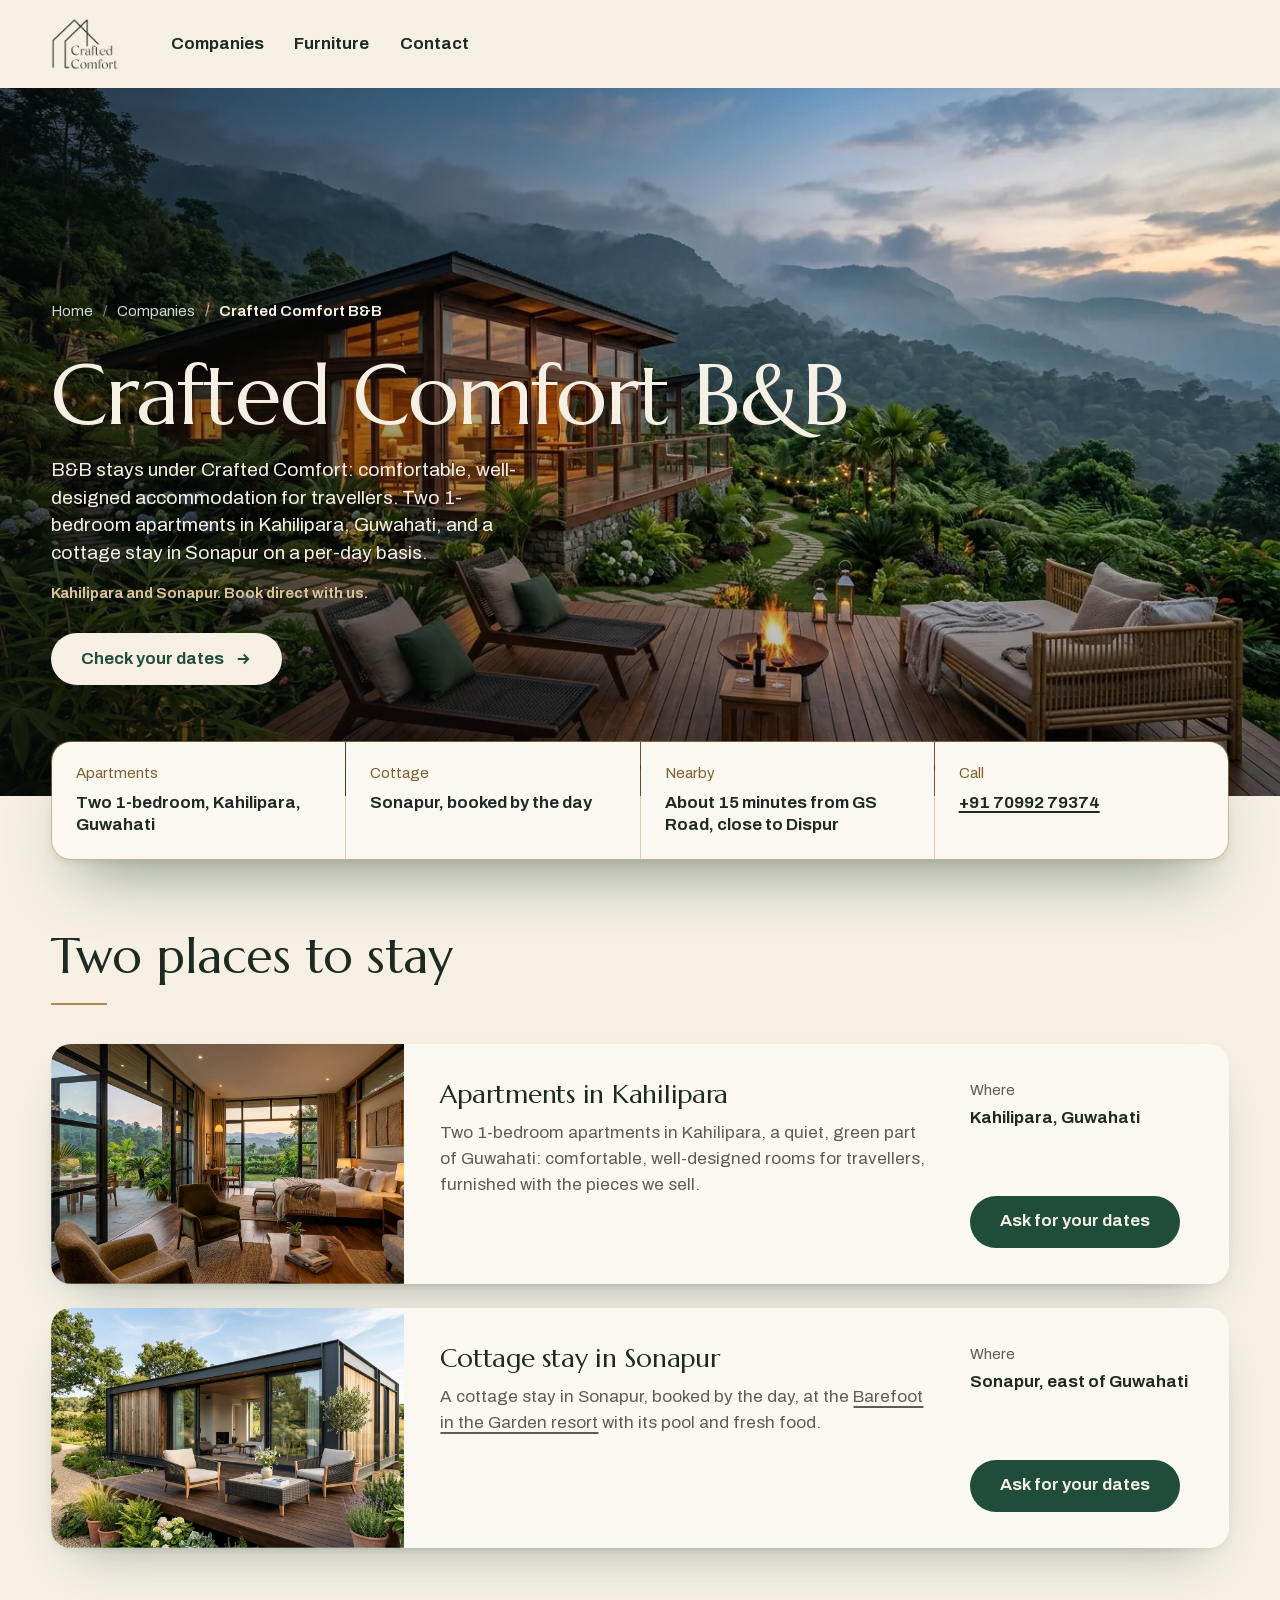
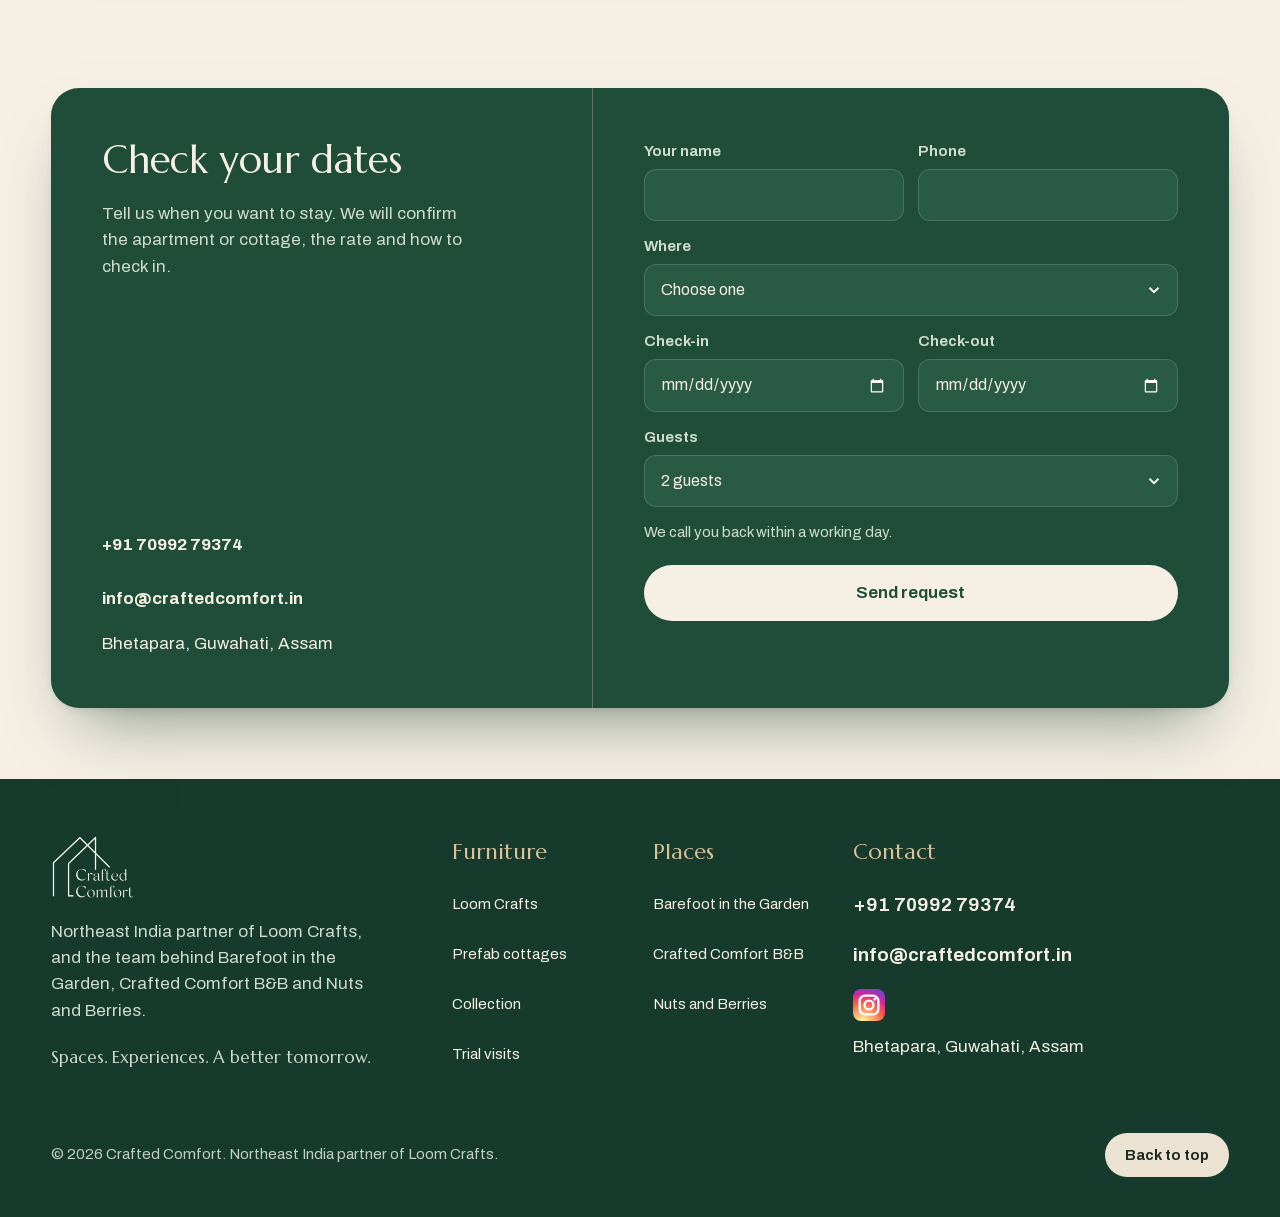
<file: pages/bnb.html>
<!DOCTYPE html>
<html lang="en">
<head>
  <meta charset="UTF-8">
  <meta name="viewport" content="width=device-width, initial-scale=1">
  <title>Crafted Comfort B&amp;B | Kahilipara and Sonapur</title>
  <meta name="description" content="B&amp;B stays by Crafted Comfort: two 1-bedroom apartments in Kahilipara, Guwahati, and a cottage stay in Sonapur by the day.">
  <meta name="theme-color" content="#1f4d3a">
  <meta property="og:title" content="Crafted Comfort B&amp;B | Kahilipara and Sonapur">
  <meta property="og:description" content="B&amp;B stays by Crafted Comfort: two 1-bedroom apartments in Kahilipara, Guwahati, and a cottage stay in Sonapur by the day.">
  <meta property="og:image" content="../assets/img/photos/crafted-comfort-bnb.webp">
  <link rel="icon" type="image/png" href="../assets/img/brand/favicon.png">
  <link rel="preload" href="../assets/fonts/archivo-latin.woff2" as="font" type="font/woff2" crossorigin>
  <link rel="stylesheet" href="../assets/css/base.css?v=12">
  <link rel="stylesheet" href="../assets/css/elements.css?v=12">
  <link rel="stylesheet" href="../assets/css/sections.css?v=12">
  <link rel="stylesheet" href="../assets/css/page-hero.css?v=12">
  <link rel="stylesheet" href="../assets/css/footer.css?v=12">
  <link rel="stylesheet" href="../assets/css/motion.css?v=12">
  <link rel="stylesheet" href="../assets/css/media.css?v=12">
  <link rel="stylesheet" href="../assets/css/home.css?v=12">
  <link rel="stylesheet" href="../assets/css/company.css?v=12">
  <link rel="stylesheet" href="../assets/css/company-motion.css?v=12">
  <script src="../assets/js/main.js?v=12" defer></script>
</head>
<body>
  <a class="skip-link" href="#main">Skip to content</a>

  <header class="site-header site-header--left wrap">
    <a class="wordmark" href="../index.html" aria-label="Crafted Comfort home">
      <img src="../assets/img/brand/logo-ink.png" alt="Crafted Comfort" width="160" height="122">
    </a>
    <nav class="site-nav" aria-label="Main">
      <ul>
        <li><a href="../index.html#companies">Companies</a></li>
        <li><a href="../index.html#furniture">Furniture</a></li>
        <li><a href="#contact">Contact</a></li>
      </ul>
    </nav>
  </header>

  <main id="main">
    <div class="page-hero wrap">
      <nav class="crumbs rise" aria-label="Breadcrumb">
        <ol>
          <li><a href="../index.html">Home</a></li>
          <li><a href="../index.html#companies">Companies</a></li>
          <li aria-current="page">Crafted Comfort B&amp;B</li>
        </ol>
      </nav>
      <h1 class="display rise" style="--i:1">Crafted Comfort B&amp;B</h1>
      <div class="page-hero-copy rise" style="--i:2">
        <p class="lead">B&amp;B stays under Crafted Comfort: comfortable, well-designed accommodation for travellers. Two 1-bedroom apartments in Kahilipara, Guwahati, and a cottage stay in Sonapur on a per-day basis.</p>
        <p class="meta small">Kahilipara and Sonapur. Book direct with us.</p>
        <a class="btn" href="#contact">Check your dates
          <svg viewBox="0 0 24 24" fill="none" stroke="currentColor" stroke-width="2.5" aria-hidden="true"><path d="M5 12h14M13 6l6 6-6 6"/></svg>
        </a>
      </div>
      <div class="page-hero-media">
        <div class="frame"><div class="shutter"><img src="../assets/img/photos/barefoot-resort.webp" alt="A cottage deck at dusk in the hills at Sonapur" width="1376" height="768" fetchpriority="high"></div></div>
      </div>
      <dl class="keyfacts">
        <div class="reveal" style="--i:0"><dt>Apartments</dt><dd>Two 1-bedroom, Kahilipara, Guwahati</dd></div>
        <div class="reveal" style="--i:1"><dt>Cottage</dt><dd>Sonapur, booked by the day</dd></div>
        <div class="reveal" style="--i:2"><dt>Nearby</dt><dd>About 15 minutes from GS Road, close to Dispur</dd></div>
        <div class="reveal" style="--i:3"><dt>Call</dt><dd><a href="tel:+917099279374">+91 70992 79374</a></dd></div>
      </dl>
    </div>

    <section class="section wrap" aria-labelledby="stays-title">
      <div class="section-head reveal">
        <h2 class="heading" id="stays-title">Two places to stay</h2>
      </div>
      <ul class="offers">
        <li class="offer reveal" id="apartments">
          <div class="offer-media"><img src="../assets/img/photos/crafted-comfort-bnb.webp" alt="A Crafted Comfort B&amp;B bedroom" width="1376" height="768" loading="lazy" decoding="async"></div>
          <div class="offer-body">
            <h3 class="name">Apartments in Kahilipara</h3>
            <p>Two 1-bedroom apartments in Kahilipara, a quiet, green part of Guwahati: comfortable, well-designed rooms for travellers, furnished with the pieces we sell.</p>
          </div>
          <div class="offer-side">
            <p class="small">Where</p>
            <p>Kahilipara, Guwahati</p>
            <a class="btn" href="#contact">Ask for your dates</a>
          </div>
        </li>
        <li class="offer reveal" id="cottage">
          <div class="offer-media"><img src="../assets/img/photos/prefab-cottages.webp" alt="A prefab cottage at Sonapur" width="1376" height="768" loading="lazy" decoding="async"></div>
          <div class="offer-body">
            <h3 class="name">Cottage stay in Sonapur</h3>
            <p>A cottage stay in Sonapur, booked by the day, at the <a href="barefoot.html#stay">Barefoot in the Garden resort</a> with its pool and fresh food.</p>
          </div>
          <div class="offer-side">
            <p class="small">Where</p>
            <p>Sonapur, east of Guwahati</p>
            <a class="btn" href="#contact">Ask for your dates</a>
          </div>
        </li>
      </ul>
    </section>

    <section id="contact" class="section wrap" aria-labelledby="contact-title">
      <div class="coupon reveal">
        <div class="coupon-left on-ink">
          <div>
            <h2 class="heading" id="contact-title">Check your dates</h2>
            <p>Tell us when you want to stay. We will confirm the apartment or cottage, the rate and how to check in.</p>
          </div>
          <div class="contact-lines">
            <a href="tel:+917099279374">+91 70992 79374</a>
            <a href="mailto:info@craftedcomfort.in">info@craftedcomfort.in</a>
            <span>Bhetapara, Guwahati, Assam</span>
          </div>
        </div>

        <form class="coupon-form on-ink" data-enquiry novalidate>
          <div class="field-row">
          <div class="field">
            <label for="s-name">Your name</label>
            <input id="s-name" name="Name" type="text" autocomplete="name" required>
          </div>
          <div class="field">
            <label for="s-phone">Phone</label>
            <input id="s-phone" name="Phone" type="tel" autocomplete="tel" inputmode="tel" required>
          </div>
          </div>
          <div class="field">
            <label for="s-stay">Where</label>
            <select id="s-stay" name="Stay" required><option value="">Choose one</option><option>Apartment, Kahilipara</option><option>Cottage stay, Sonapur</option></select>
          </div>
          <div class="field-row">
          <div class="field">
            <label for="s-from">Check-in</label>
            <input id="s-from" name="Check-in" type="date">
          </div>
          <div class="field">
            <label for="s-to">Check-out</label>
            <input id="s-to" name="Check-out" type="date">
          </div>
          </div>
          <div class="field">
            <label for="s-guests">Guests</label>
            <select id="s-guests" name="Guests"><option>1 guest</option><option selected>2 guests</option><option>3 guests</option></select>
          </div>
          <p class="form-promise">We call you back within a working day.</p>
          <button class="btn" type="submit">Send request</button>
          <p class="form-status small" role="status" aria-live="polite"></p>
        </form>
      </div>
    </section>
  </main>

  <footer class="site-footer on-ink">
    <div class="wrap">
      <div class="footer-body">
        <div class="footer-brand">
          <img src="../assets/img/brand/logo-white.png" alt="Crafted Comfort" width="160" height="122" loading="lazy">
          <p>Northeast India partner of Loom Crafts, and the team behind Barefoot in the Garden, Crafted Comfort B&amp;B and Nuts and Berries.</p>
          <p class="footer-tagline">Spaces. Experiences. A better tomorrow.</p>
        </div>
        <div class="footer-col">
          <h2>Furniture</h2>
          <ul>
            <li><a href="loom-crafts.html">Loom Crafts</a></li>
            <li><a href="../index.html#tab-cottages">Prefab cottages</a></li>
            <li><a href="collection.html">Collection</a></li>
            <li><a href="../index.html#visit">Trial visits</a></li>
          </ul>
        </div>
        <div class="footer-col">
          <h2>Places</h2>
          <ul>
            <li><a href="barefoot.html">Barefoot in the Garden</a></li>
            <li><a href="bnb.html">Crafted Comfort B&amp;B</a></li>
            <li><a href="nuts-and-berries.html">Nuts and Berries</a></li>
          </ul>
        </div>
        <div class="footer-col contact">
          <h2>Contact</h2>
          <ul>
            <li><a href="tel:+917099279374">+91 70992 79374</a></li>
            <li><a href="mailto:info@craftedcomfort.in">info@craftedcomfort.in</a></li>
            <li><a class="social" href="https://www.instagram.com/barefootinthegarden/" rel="noopener" aria-label="Instagram @barefootinthegarden"><svg viewBox="0 0 24 24" width="32" height="32" aria-hidden="true"><defs><radialGradient id="ig-grad" cx="30%" cy="107%" r="150%"><stop offset="0" stop-color="#fdf497"/><stop offset="0.05" stop-color="#fdf497"/><stop offset="0.45" stop-color="#fd5949"/><stop offset="0.6" stop-color="#d6249f"/><stop offset="0.9" stop-color="#285aeb"/></radialGradient></defs><rect width="24" height="24" rx="6" fill="url(#ig-grad)"/><rect x="5" y="5" width="14" height="14" rx="4" fill="none" stroke="#fff" stroke-width="1.8"/><circle cx="12" cy="12" r="3.3" fill="none" stroke="#fff" stroke-width="1.8"/><circle cx="16.3" cy="7.7" r="1.05" fill="#fff"/></svg></a></li>
            <li>Bhetapara, Guwahati, Assam</li>
          </ul>
        </div>
      </div>
      <div class="footer-base small">
        <p>&copy; <span data-year>2026</span> Crafted Comfort. Northeast India partner of Loom Crafts.</p>
        <a class="btn btn-tone" href="#main">Back to top</a>
      </div>
    </div>
  </footer>
</body>
</html>
</file>
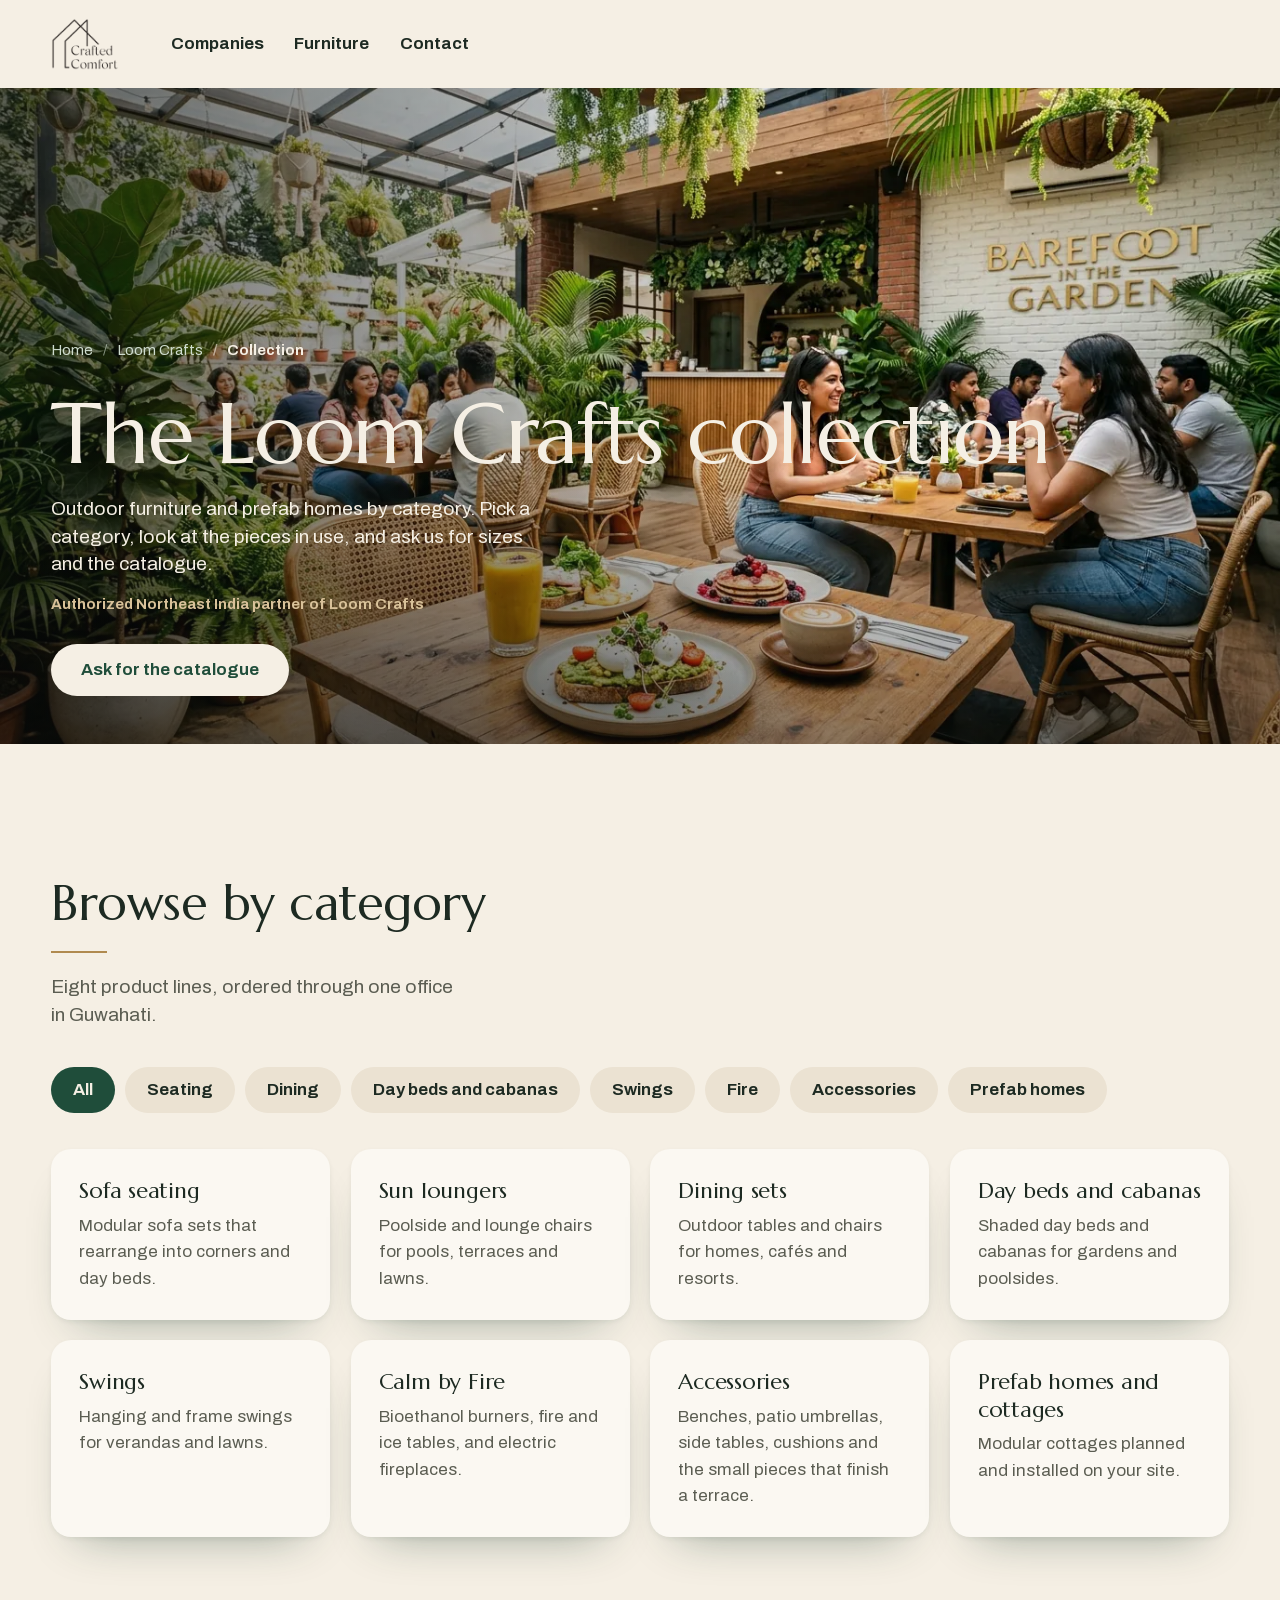
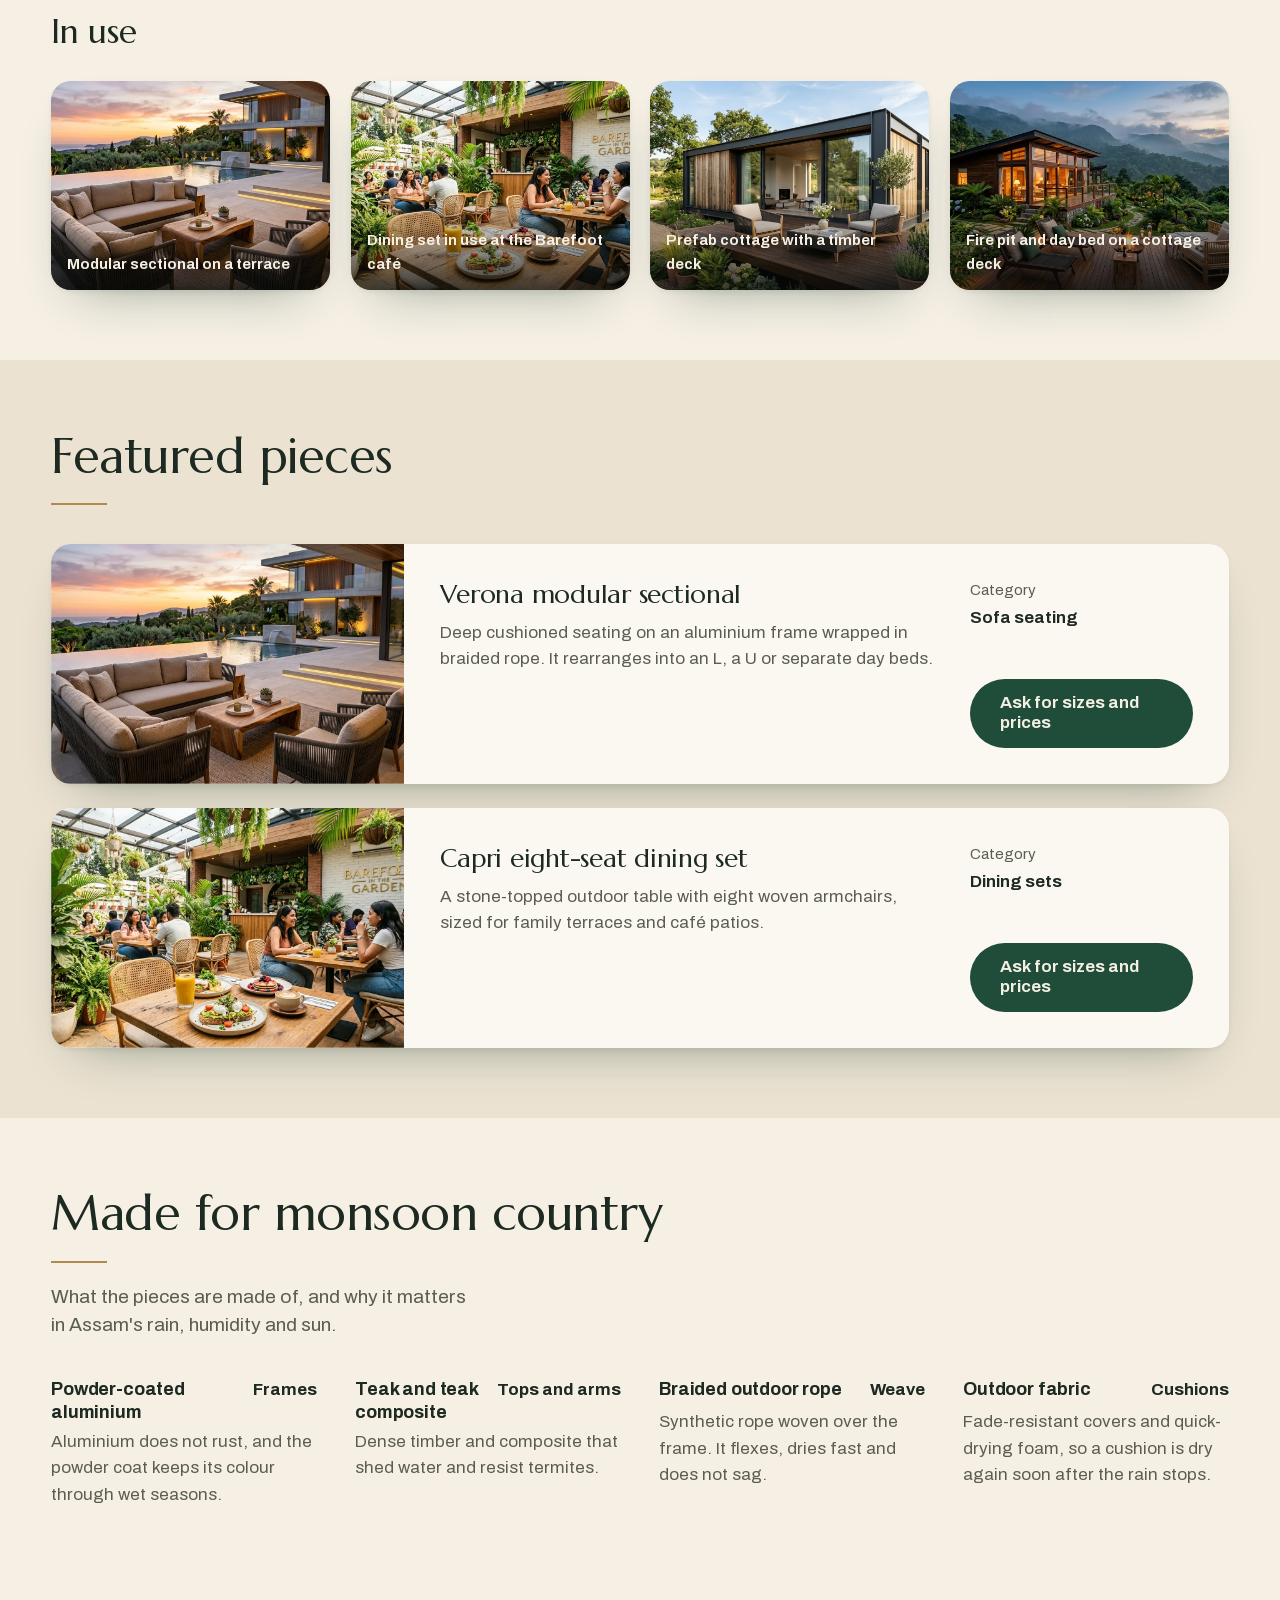
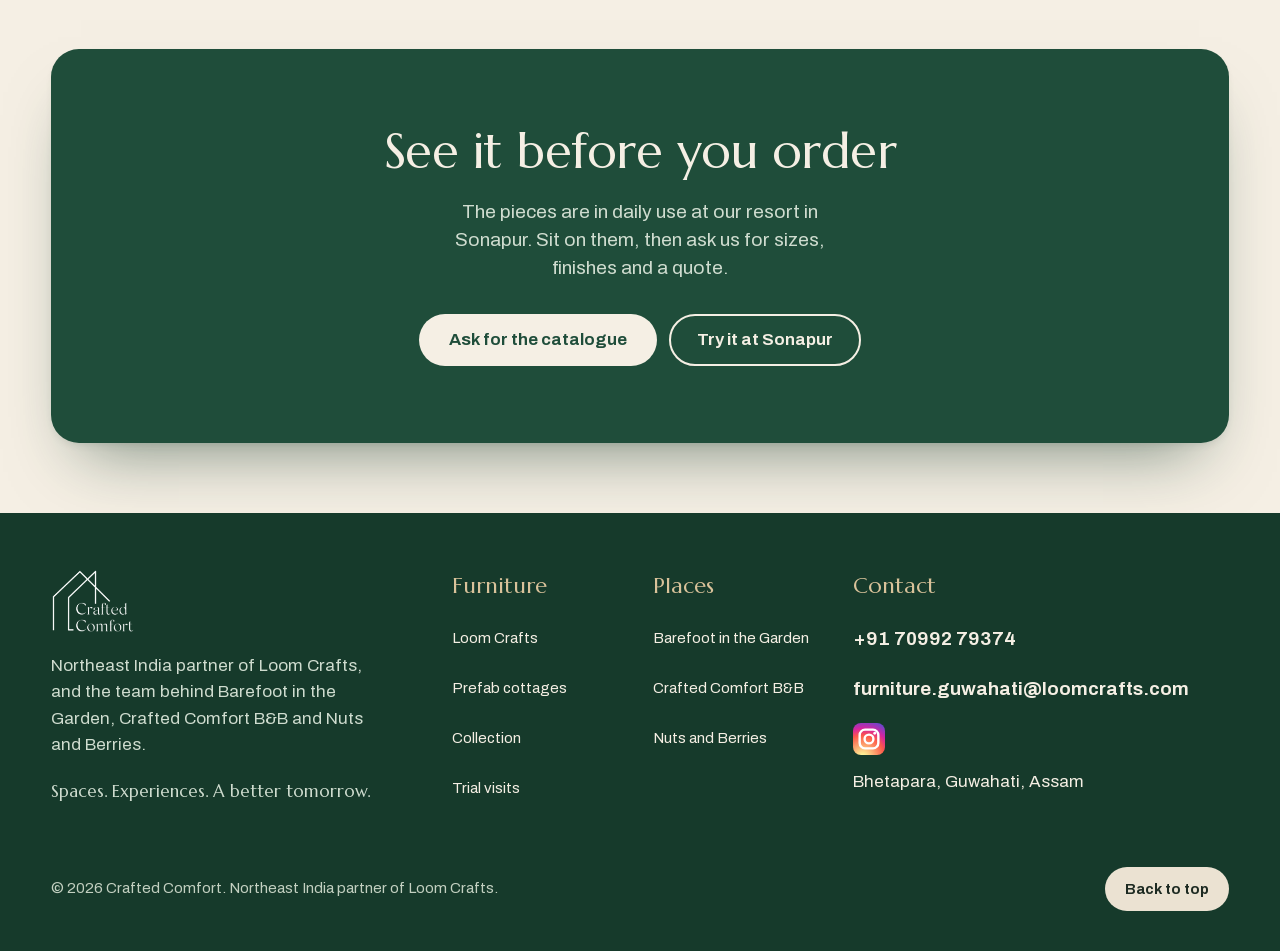
<file: pages/collection.html>
<!DOCTYPE html>
<html lang="en">
<head>
  <meta charset="UTF-8">
  <meta name="viewport" content="width=device-width, initial-scale=1">
  <title>Loom Crafts collection | Crafted Comfort</title>
  <meta name="description" content="Browse the Loom Crafts outdoor furniture collection by category: seating, dining, day beds and cabanas, swings, fireplaces, accessories and prefab homes, with Crafted Comfort in Guwahati.">
  <meta name="theme-color" content="#1f4d3a">
  <meta property="og:title" content="Loom Crafts collection | Crafted Comfort">
  <meta property="og:description" content="Outdoor furniture and prefab homes by Loom Crafts, shown by category.">
  <meta property="og:image" content="../assets/img/photos/barefoot-dining.webp">
  <link rel="icon" type="image/png" href="../assets/img/brand/favicon.png">
  <link rel="preload" href="../assets/fonts/archivo-latin.woff2" as="font" type="font/woff2" crossorigin>
  <link rel="stylesheet" href="../assets/css/base.css?v=12">
  <link rel="stylesheet" href="../assets/css/elements.css?v=12">
  <link rel="stylesheet" href="../assets/css/sections.css?v=12">
  <link rel="stylesheet" href="../assets/css/page-hero.css?v=12">
  <link rel="stylesheet" href="../assets/css/footer.css?v=12">
  <link rel="stylesheet" href="../assets/css/motion.css?v=12">
  <link rel="stylesheet" href="../assets/css/media.css?v=12">
  <link rel="stylesheet" href="../assets/css/home.css?v=12">
  <link rel="stylesheet" href="../assets/css/company.css?v=12">
  <link rel="stylesheet" href="../assets/css/company-motion.css?v=12">
  <link rel="stylesheet" href="../assets/css/collection.css?v=12">
  <script src="../assets/js/main.js?v=12" defer></script>
</head>
<body>
  <a class="skip-link" href="#main">Skip to content</a>

  <header class="site-header site-header--left wrap">
    <a class="wordmark" href="../index.html" aria-label="Crafted Comfort home">
      <img src="../assets/img/brand/logo-ink.png" alt="Crafted Comfort" width="160" height="122">
    </a>
    <nav class="site-nav" aria-label="Main">
      <ul>
        <li><a href="../index.html#companies">Companies</a></li>
        <li><a href="../index.html#furniture">Furniture</a></li>
        <li><a href="#contact">Contact</a></li>
      </ul>
    </nav>
  </header>

  <main id="main">
    <div class="page-hero wrap">
      <nav class="crumbs rise" aria-label="Breadcrumb">
        <ol>
          <li><a href="../index.html">Home</a></li>
          <li><a href="loom-crafts.html">Loom Crafts</a></li>
          <li aria-current="page">Collection</li>
        </ol>
      </nav>
      <h1 class="display rise" style="--i:1">The Loom Crafts collection</h1>
      <div class="page-hero-copy rise" style="--i:2">
        <p class="lead">Outdoor furniture and prefab homes by category. Pick a category, look at the pieces in use, and ask us for sizes and the catalogue.</p>
        <p class="meta small">Authorized Northeast India partner of Loom Crafts</p>
        <a class="btn" href="loom-crafts.html#contact">Ask for the catalogue</a>
      </div>
      <div class="page-hero-media">
        <div class="frame"><div class="shutter"><img src="../assets/img/photos/barefoot-dining.webp" alt="Loom Crafts tables and woven chairs in use at the Barefoot café" width="1376" height="768" fetchpriority="high"></div></div>
      </div>
    </div>

    <section class="section wrap" aria-labelledby="cats-title" data-filter-group>
      <div class="section-head reveal">
        <h2 class="heading" id="cats-title">Browse by category</h2>
        <p class="lead muted">Eight product lines, ordered through one office in Guwahati.</p>
      </div>
      <div class="filter-chips" role="group" aria-label="Filter by category">
        <button class="filter-chip" type="button" data-filter="all" aria-pressed="true">All</button><button class="filter-chip" type="button" data-filter="seating" aria-pressed="false">Seating</button><button class="filter-chip" type="button" data-filter="dining" aria-pressed="false">Dining</button><button class="filter-chip" type="button" data-filter="daybeds" aria-pressed="false">Day beds and cabanas</button><button class="filter-chip" type="button" data-filter="swings" aria-pressed="false">Swings</button><button class="filter-chip" type="button" data-filter="fire" aria-pressed="false">Fire</button><button class="filter-chip" type="button" data-filter="accessories" aria-pressed="false">Accessories</button><button class="filter-chip" type="button" data-filter="prefab" aria-pressed="false">Prefab homes</button>
      </div>
      <ul class="cat-grid">
        <li class="cat-card" data-cat="seating"><h3 class="name">Sofa seating</h3><p class="muted">Modular sofa sets that rearrange into corners and day beds.</p></li><li class="cat-card" data-cat="seating"><h3 class="name">Sun loungers</h3><p class="muted">Poolside and lounge chairs for pools, terraces and lawns.</p></li><li class="cat-card" data-cat="dining"><h3 class="name">Dining sets</h3><p class="muted">Outdoor tables and chairs for homes, cafés and resorts.</p></li><li class="cat-card" data-cat="daybeds"><h3 class="name">Day beds and cabanas</h3><p class="muted">Shaded day beds and cabanas for gardens and poolsides.</p></li><li class="cat-card" data-cat="swings"><h3 class="name">Swings</h3><p class="muted">Hanging and frame swings for verandas and lawns.</p></li><li class="cat-card" data-cat="fire"><h3 class="name">Calm by Fire</h3><p class="muted">Bioethanol burners, fire and ice tables, and electric fireplaces.</p></li><li class="cat-card" data-cat="accessories"><h3 class="name">Accessories</h3><p class="muted">Benches, patio umbrellas, side tables, cushions and the small pieces that finish a terrace.</p></li><li class="cat-card" data-cat="prefab"><h3 class="name">Prefab homes and cottages</h3><p class="muted">Modular cottages planned and installed on your site.</p></li>
      </ul>
      <p class="filter-empty small muted" hidden>No pieces match this category yet.</p>

      <h3 class="heading gallery-title reveal">In use</h3>
      <ul class="gallery">
        <li class="gallery-item" data-cat="seating"><button type="button" class="gallery-open" data-full="../assets/img/photos/outdoor-furniture.webp" data-alt="A modular outdoor sectional sofa and lounge chairs on a terrace" data-caption="Modular sectional on a terrace"><img src="../assets/img/photos/outdoor-furniture.webp" alt="A modular outdoor sectional sofa and lounge chairs on a terrace" width="1376" height="768" loading="lazy" decoding="async"><span class="gallery-cap">Modular sectional on a terrace</span></button></li><li class="gallery-item" data-cat="dining"><button type="button" class="gallery-open" data-full="../assets/img/photos/barefoot-dining.webp" data-alt="Outdoor dining tables and woven chairs in use at the Barefoot café" data-caption="Dining set in use at the Barefoot café"><img src="../assets/img/photos/barefoot-dining.webp" alt="Outdoor dining tables and woven chairs in use at the Barefoot café" width="1376" height="768" loading="lazy" decoding="async"><span class="gallery-cap">Dining set in use at the Barefoot café</span></button></li><li class="gallery-item" data-cat="prefab"><button type="button" class="gallery-open" data-full="../assets/img/photos/prefab-cottages.webp" data-alt="A prefab cottage with a timber deck and lounge chairs" data-caption="Prefab cottage with a timber deck"><img src="../assets/img/photos/prefab-cottages.webp" alt="A prefab cottage with a timber deck and lounge chairs" width="1376" height="768" loading="lazy" decoding="async"><span class="gallery-cap">Prefab cottage with a timber deck</span></button></li><li class="gallery-item" data-cat="fire daybeds"><button type="button" class="gallery-open" data-full="../assets/img/photos/barefoot-resort.webp" data-alt="A fire pit, lounge chairs and a day bed on a cottage deck at dusk" data-caption="Fire pit and day bed on a cottage deck"><img src="../assets/img/photos/barefoot-resort.webp" alt="A fire pit, lounge chairs and a day bed on a cottage deck at dusk" width="1376" height="768" loading="lazy" decoding="async"><span class="gallery-cap">Fire pit and day bed on a cottage deck</span></button></li>
      </ul>
    </section>

    <section class="section wrap field-tone" aria-labelledby="featured-title">
      <div class="section-head reveal">
        <h2 class="heading" id="featured-title">Featured pieces</h2>
      </div>
      <ul class="offers">
        <li class="offer reveal">
          <div class="offer-media"><img src="../assets/img/photos/outdoor-furniture.webp" alt="A modular outdoor sectional sofa on a terrace" width="1376" height="768" loading="lazy" decoding="async"></div>
          <div class="offer-body">
            <h3 class="name">Verona modular sectional</h3>
            <p>Deep cushioned seating on an aluminium frame wrapped in braided rope. It rearranges into an L, a U or separate day beds.</p>
          </div>
          <div class="offer-side">
            <p class="small">Category</p>
            <p>Sofa seating</p>
            <a class="btn" href="loom-crafts.html#contact">Ask for sizes and prices</a>
          </div>
        </li>
        <li class="offer reveal">
          <div class="offer-media"><img src="../assets/img/photos/barefoot-dining.webp" alt="Outdoor dining tables and woven chairs" width="1376" height="768" loading="lazy" decoding="async"></div>
          <div class="offer-body">
            <h3 class="name">Capri eight-seat dining set</h3>
            <p>A stone-topped outdoor table with eight woven armchairs, sized for family terraces and café patios.</p>
          </div>
          <div class="offer-side">
            <p class="small">Category</p>
            <p>Dining sets</p>
            <a class="btn" href="loom-crafts.html#contact">Ask for sizes and prices</a>
          </div>
        </li>
      </ul>
    </section>

    <section class="section wrap" aria-labelledby="materials-title">
      <div class="section-head reveal">
        <h2 class="heading" id="materials-title">Made for monsoon country</h2>
        <p class="lead muted">What the pieces are made of, and why it matters in Assam's rain, humidity and sun.</p>
      </div>
      <ul class="menu menu-4">
          <li class="menu-item plain reveal">
            
            <div>
              <div class="menu-line"><h3 class="name">Powder-coated aluminium</h3><span class="price">Frames</span></div>
              <p class="muted">Aluminium does not rust, and the powder coat keeps its colour through wet seasons.</p>
            </div>
          </li>
          <li class="menu-item plain reveal" style="--i:1">
            
            <div>
              <div class="menu-line"><h3 class="name">Teak and teak composite</h3><span class="price">Tops and arms</span></div>
              <p class="muted">Dense timber and composite that shed water and resist termites.</p>
            </div>
          </li>
          <li class="menu-item plain reveal">
            
            <div>
              <div class="menu-line"><h3 class="name">Braided outdoor rope</h3><span class="price">Weave</span></div>
              <p class="muted">Synthetic rope woven over the frame. It flexes, dries fast and does not sag.</p>
            </div>
          </li>
          <li class="menu-item plain reveal" style="--i:1">
            
            <div>
              <div class="menu-line"><h3 class="name">Outdoor fabric</h3><span class="price">Cushions</span></div>
              <p class="muted">Fade-resistant covers and quick-drying foam, so a cushion is dry again soon after the rain stops.</p>
            </div>
          </li>
      </ul>
    </section>

    <section class="section wrap" aria-labelledby="cta-title">
      <div class="cta-band reveal">
        <h2 class="heading" id="cta-title">See it before you order</h2>
        <p class="lead">The pieces are in daily use at our resort in Sonapur. Sit on them, then ask us for sizes, finishes and a quote.</p>
        <div class="cta-actions">
          <a class="btn btn-white" href="loom-crafts.html#contact">Ask for the catalogue</a>
          <a class="btn btn-line" href="../index.html#visit">Try it at Sonapur</a>
        </div>
      </div>
    </section>

    <dialog class="lightbox" aria-label="Photograph">
      <button class="lightbox-close" type="button" aria-label="Close photograph">&times;</button>
      <img alt="" width="1376" height="768">
      <p class="lightbox-cap"></p>
    </dialog>
  </main>

  <footer class="site-footer on-ink">
    <div class="wrap">
      <div class="footer-body">
        <div class="footer-brand">
          <img src="../assets/img/brand/logo-white.png" alt="Crafted Comfort" width="160" height="122" loading="lazy">
          <p>Northeast India partner of Loom Crafts, and the team behind Barefoot in the Garden, Crafted Comfort B&amp;B and Nuts and Berries.</p>
          <p class="footer-tagline">Spaces. Experiences. A better tomorrow.</p>
        </div>
        <div class="footer-col">
          <h2>Furniture</h2>
          <ul>
            <li><a href="loom-crafts.html">Loom Crafts</a></li>
            <li><a href="../index.html#tab-cottages">Prefab cottages</a></li>
            <li><a href="collection.html">Collection</a></li>
            <li><a href="../index.html#visit">Trial visits</a></li>
          </ul>
        </div>
        <div class="footer-col">
          <h2>Places</h2>
          <ul>
            <li><a href="barefoot.html">Barefoot in the Garden</a></li>
            <li><a href="bnb.html">Crafted Comfort B&amp;B</a></li>
            <li><a href="nuts-and-berries.html">Nuts and Berries</a></li>
          </ul>
        </div>
        <div class="footer-col contact">
          <h2>Contact</h2>
          <ul>
            <li><a href="tel:+917099279374">+91 70992 79374</a></li>
            <li><a href="mailto:furniture.guwahati@loomcrafts.com">furniture.guwahati@loomcrafts.com</a></li>
            <li><a class="social" href="https://www.instagram.com/barefootinthegarden/" rel="noopener" aria-label="Instagram @barefootinthegarden"><svg viewBox="0 0 24 24" width="32" height="32" aria-hidden="true"><defs><radialGradient id="ig-grad" cx="30%" cy="107%" r="150%"><stop offset="0" stop-color="#fdf497"/><stop offset="0.05" stop-color="#fdf497"/><stop offset="0.45" stop-color="#fd5949"/><stop offset="0.6" stop-color="#d6249f"/><stop offset="0.9" stop-color="#285aeb"/></radialGradient></defs><rect width="24" height="24" rx="6" fill="url(#ig-grad)"/><rect x="5" y="5" width="14" height="14" rx="4" fill="none" stroke="#fff" stroke-width="1.8"/><circle cx="12" cy="12" r="3.3" fill="none" stroke="#fff" stroke-width="1.8"/><circle cx="16.3" cy="7.7" r="1.05" fill="#fff"/></svg></a></li>
            <li>Bhetapara, Guwahati, Assam</li>
          </ul>
        </div>
      </div>
      <div class="footer-base small">
        <p>&copy; <span data-year>2026</span> Crafted Comfort. Northeast India partner of Loom Crafts.</p>
        <a class="btn btn-tone" href="#main">Back to top</a>
      </div>
    </div>
  </footer>
</body>
</html>
</file>
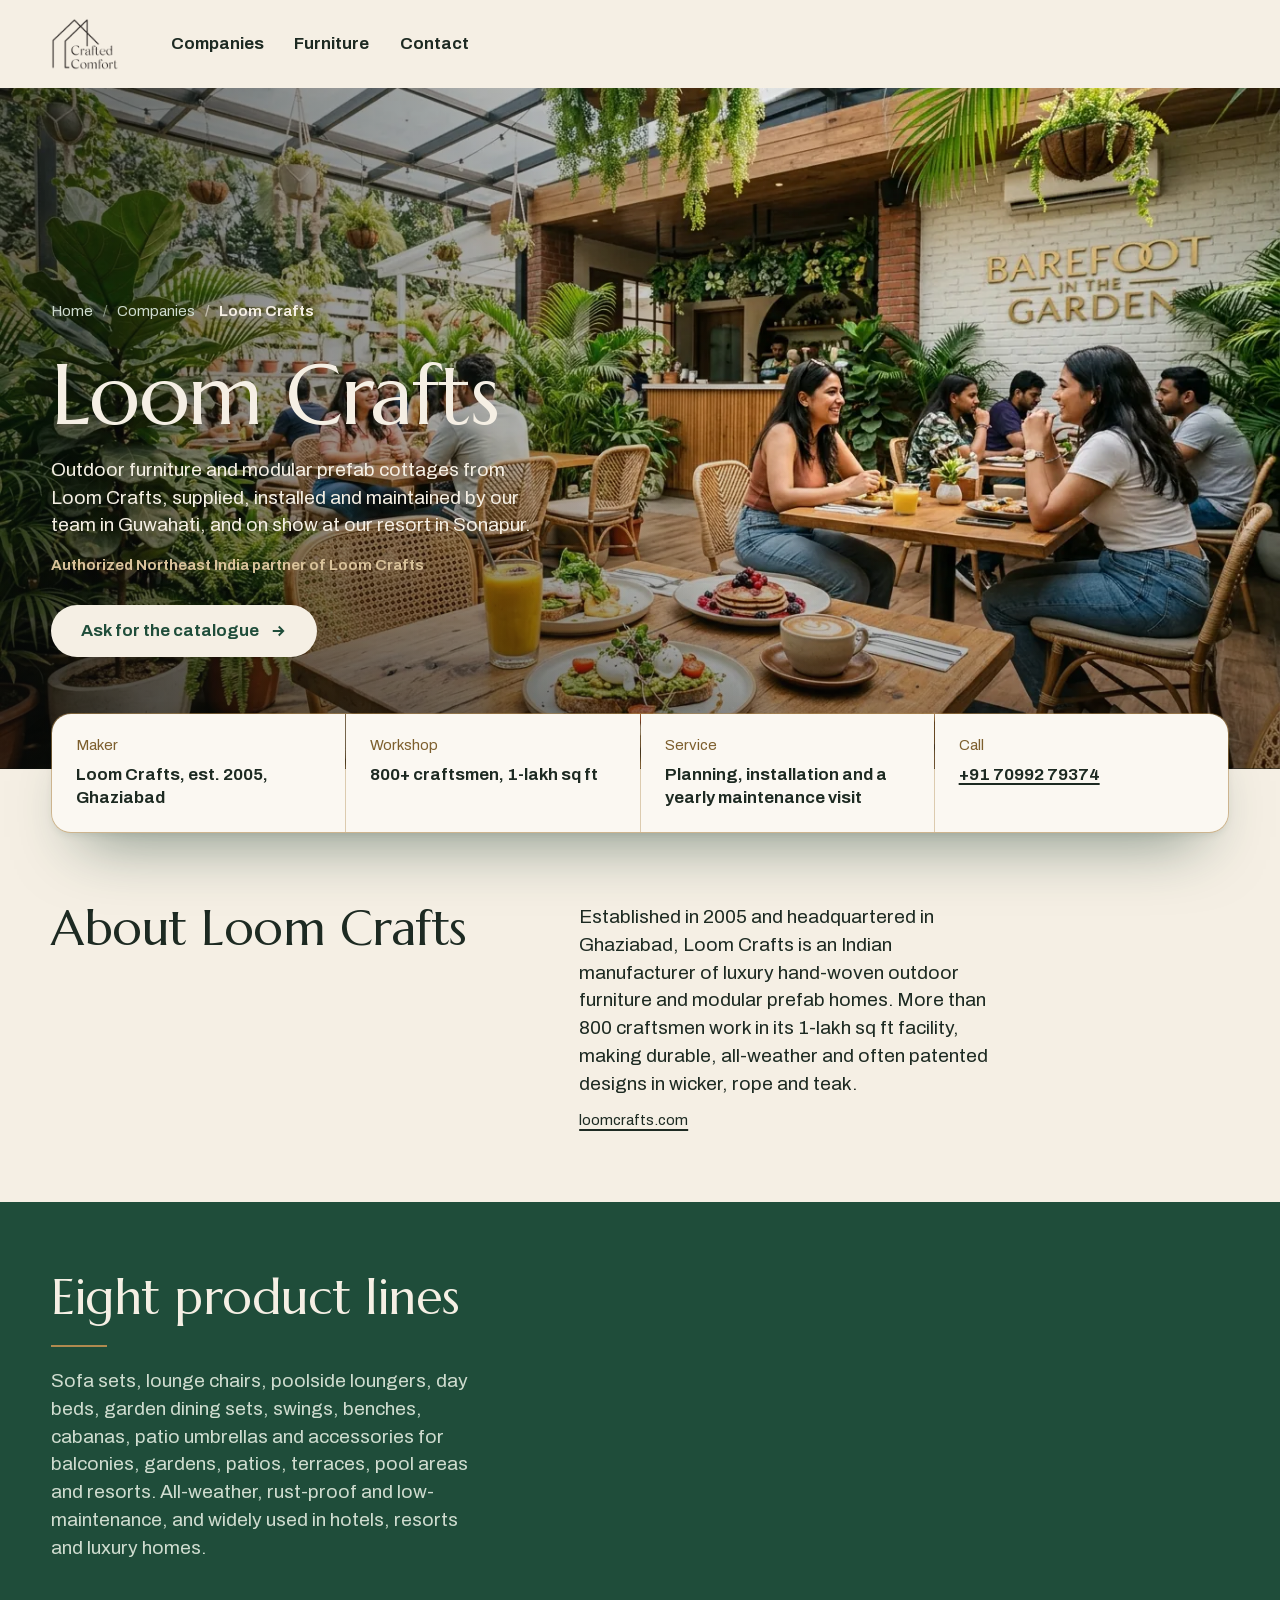
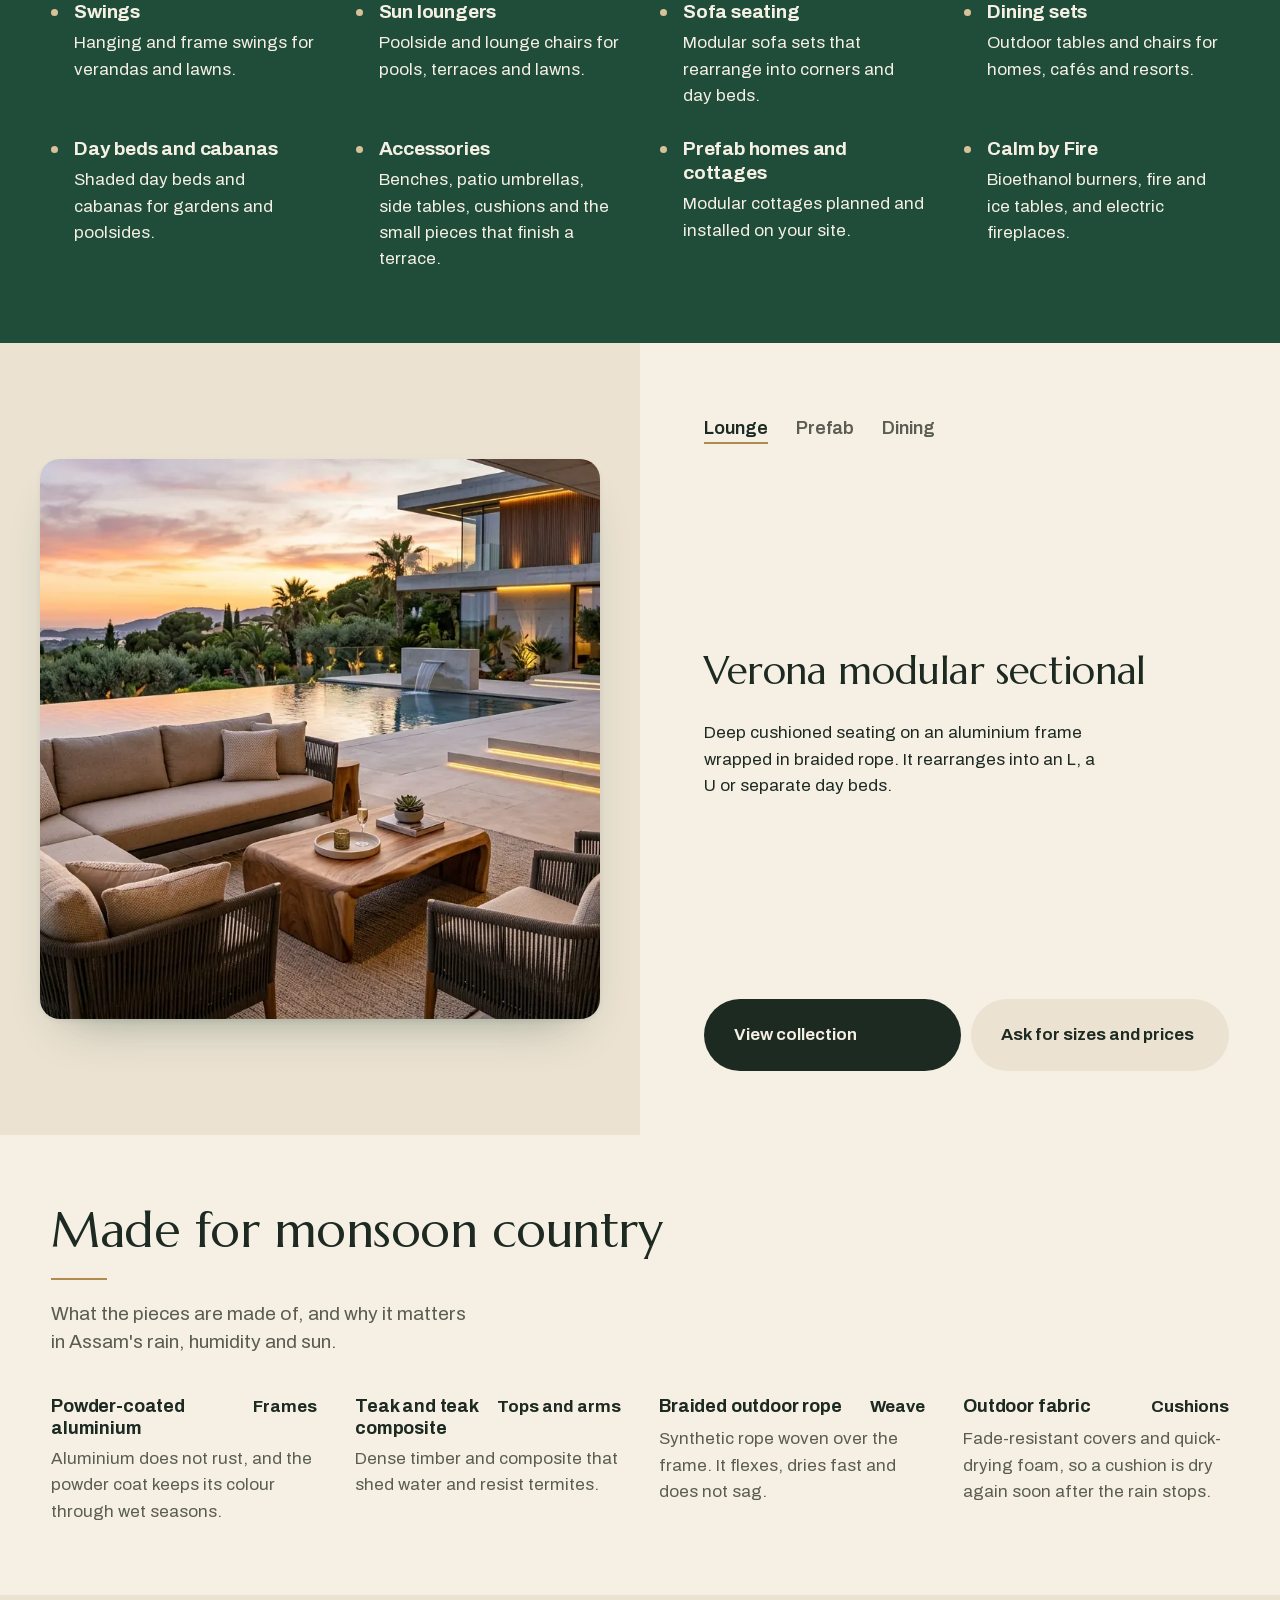
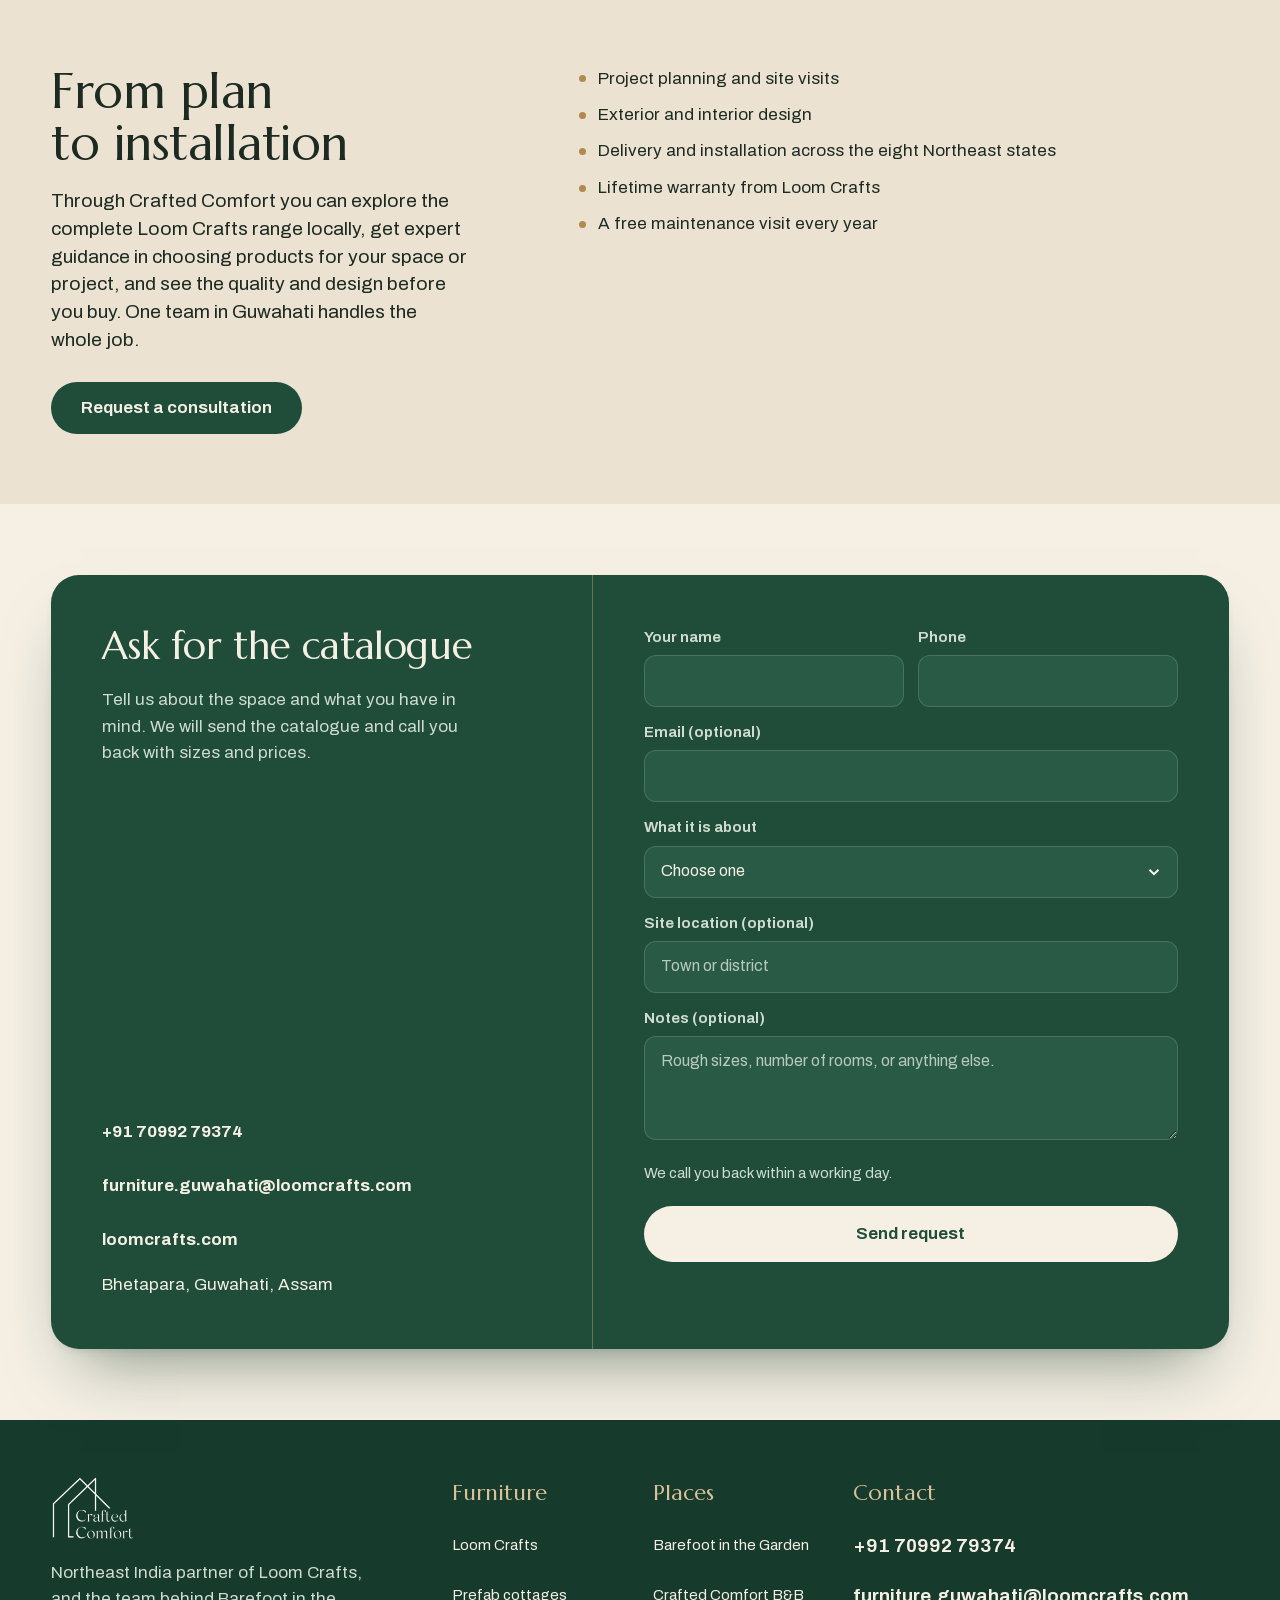
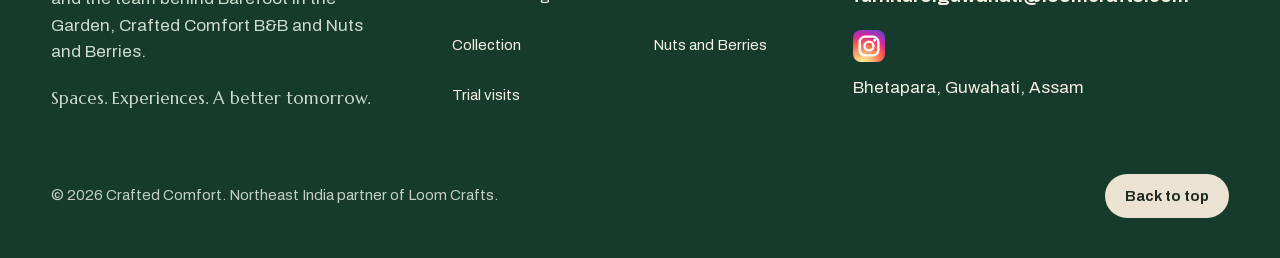
<file: pages/loom-crafts.html>
<!DOCTYPE html>
<html lang="en">
<head>
  <meta charset="UTF-8">
  <meta name="viewport" content="width=device-width, initial-scale=1">
  <title>Loom Crafts in Northeast India | Crafted Comfort</title>
  <meta name="description" content="Loom Crafts outdoor furniture, prefab cottages and Calm by Fire fireplaces, supplied, installed and maintained across Northeast India by Crafted Comfort, Guwahati.">
  <meta name="theme-color" content="#1f4d3a">
  <meta property="og:title" content="Loom Crafts in Northeast India | Crafted Comfort">
  <meta property="og:description" content="Loom Crafts outdoor furniture, prefab cottages and Calm by Fire fireplaces, supplied, installed and maintained across Northeast India by Crafted Comfort, Guwahati.">
  <meta property="og:image" content="../assets/img/photos/barefoot-dining.webp">
  <link rel="icon" type="image/png" href="../assets/img/brand/favicon.png">
  <link rel="preload" href="../assets/fonts/archivo-latin.woff2" as="font" type="font/woff2" crossorigin>
  <link rel="stylesheet" href="../assets/css/base.css?v=12">
  <link rel="stylesheet" href="../assets/css/elements.css?v=12">
  <link rel="stylesheet" href="../assets/css/sections.css?v=12">
  <link rel="stylesheet" href="../assets/css/page-hero.css?v=12">
  <link rel="stylesheet" href="../assets/css/footer.css?v=12">
  <link rel="stylesheet" href="../assets/css/motion.css?v=12">
  <link rel="stylesheet" href="../assets/css/media.css?v=12">
  <link rel="stylesheet" href="../assets/css/home.css?v=12">
  <link rel="stylesheet" href="../assets/css/company.css?v=12">
  <link rel="stylesheet" href="../assets/css/company-motion.css?v=12">
  <script src="../assets/js/main.js?v=12" defer></script>
</head>
<body>
  <a class="skip-link" href="#main">Skip to content</a>

  <header class="site-header site-header--left wrap">
    <a class="wordmark" href="../index.html" aria-label="Crafted Comfort home">
      <img src="../assets/img/brand/logo-ink.png" alt="Crafted Comfort" width="160" height="122">
    </a>
    <nav class="site-nav" aria-label="Main">
      <ul>
        <li><a href="../index.html#companies">Companies</a></li>
        <li><a href="../index.html#furniture">Furniture</a></li>
        <li><a href="#contact">Contact</a></li>
      </ul>
    </nav>
  </header>

  <main id="main">
    <div class="page-hero wrap">
      <nav class="crumbs rise" aria-label="Breadcrumb">
        <ol>
          <li><a href="../index.html">Home</a></li>
          <li><a href="../index.html#companies">Companies</a></li>
          <li aria-current="page">Loom Crafts</li>
        </ol>
      </nav>
      <h1 class="display rise" style="--i:1">Loom Crafts</h1>
      <div class="page-hero-copy rise" style="--i:2">
        <p class="lead">Outdoor furniture and modular prefab cottages from Loom Crafts, supplied, installed and maintained by our team in Guwahati, and on show at our resort in Sonapur.</p>
        <p class="meta small">Authorized Northeast India partner of Loom Crafts</p>
        <a class="btn" href="#contact">Ask for the catalogue
          <svg viewBox="0 0 24 24" fill="none" stroke="currentColor" stroke-width="2.5" aria-hidden="true"><path d="M5 12h14M13 6l6 6-6 6"/></svg>
        </a>
      </div>
      <div class="page-hero-media">
        <div class="frame"><div class="shutter"><img src="../assets/img/photos/barefoot-dining.webp" alt="Loom Crafts tables and woven chairs in use at the Barefoot café" width="1376" height="768" fetchpriority="high"></div></div>
      </div>
      <dl class="keyfacts">
        <div class="reveal" style="--i:0"><dt>Maker</dt><dd>Loom Crafts, est. 2005, Ghaziabad</dd></div>
        <div class="reveal" style="--i:1"><dt>Workshop</dt><dd>800+ craftsmen, 1-lakh sq ft</dd></div>
        <div class="reveal" style="--i:2"><dt>Service</dt><dd>Planning, installation and a yearly maintenance visit</dd></div>
        <div class="reveal" style="--i:3"><dt>Call</dt><dd><a href="tel:+917099279374">+91 70992 79374</a></dd></div>
      </dl>
    </div>

    <section class="section wrap" aria-labelledby="maker-title">
      <div class="intro-split reveal">
        <h2 class="heading" id="maker-title">About Loom Crafts</h2>
        <div>
          <p class="lead">Established in 2005 and headquartered in Ghaziabad, Loom Crafts is an Indian manufacturer of luxury hand-woven outdoor furniture and modular prefab homes. More than 800 craftsmen work in its 1-lakh sq ft facility, making durable, all-weather and often patented designs in wicker, rope and teak.</p>
          <p class="meta small" style="margin-top:12px"><a href="https://loomcrafts.com" rel="noopener">loomcrafts.com</a></p>
        </div>
      </div>
    </section>

    <section class="section wrap field-accent on-accent" aria-labelledby="lines-title">
      <div class="section-head reveal">
        <h2 class="heading" id="lines-title">Eight product lines</h2>
        <p class="lead">Sofa sets, lounge chairs, poolside loungers, day beds, garden dining sets, swings, benches, cabanas, patio umbrellas and accessories for balconies, gardens, patios, terraces, pool areas and resorts. All-weather, rust-proof and low-maintenance, and widely used in hotels, resorts and luxury homes.</p>
      </div>
      <ul class="facts">
        <li class="reveal" style="--i:0"><span class="dot" aria-hidden="true"></span><div><h3 class="name">Swings</h3><p>Hanging and frame swings for verandas and lawns.</p></div></li>
        <li class="reveal" style="--i:1"><span class="dot" aria-hidden="true"></span><div><h3 class="name">Sun loungers</h3><p>Poolside and lounge chairs for pools, terraces and lawns.</p></div></li>
        <li class="reveal" style="--i:0"><span class="dot" aria-hidden="true"></span><div><h3 class="name">Sofa seating</h3><p>Modular sofa sets that rearrange into corners and day beds.</p></div></li>
        <li class="reveal" style="--i:1"><span class="dot" aria-hidden="true"></span><div><h3 class="name">Dining sets</h3><p>Outdoor tables and chairs for homes, cafés and resorts.</p></div></li>
        <li class="reveal" style="--i:0"><span class="dot" aria-hidden="true"></span><div><h3 class="name">Day beds and cabanas</h3><p>Shaded day beds and cabanas for gardens and poolsides.</p></div></li>
        <li class="reveal" style="--i:1"><span class="dot" aria-hidden="true"></span><div><h3 class="name">Accessories</h3><p>Benches, patio umbrellas, side tables, cushions and the small pieces that finish a terrace.</p></div></li>
        <li class="reveal" style="--i:0"><span class="dot" aria-hidden="true"></span><div><h3 class="name">Prefab homes and cottages</h3><p>Modular cottages planned and installed on your site.</p></div></li>
        <li class="reveal" style="--i:1"><span class="dot" aria-hidden="true"></span><div><h3 class="name">Calm by Fire</h3><p>Bioethanol burners, fire and ice tables, and electric fireplaces.</p></div></li>
      </ul>
    </section>

    <section class="plate" aria-label="Pieces in the range" data-tabs>
      <div class="plate-media">
        <div class="frame"><div class="shutter"><img data-tab-image src="../assets/img/photos/outdoor-furniture.webp" alt="A modular outdoor sectional sofa on a terrace" width="1376" height="768" loading="lazy" decoding="async"></div></div>
      </div>
      <div class="plate-text">
        <div class="tabs" role="tablist" aria-label="Pieces">
          <button class="tab" role="tab" id="tab-lounge" aria-controls="panel-lounge" aria-selected="true" data-image="../assets/img/photos/outdoor-furniture.webp" data-alt="A modular outdoor sectional sofa on a terrace">Lounge</button>
          <button class="tab" role="tab" id="tab-prefab" aria-controls="panel-prefab" aria-selected="false" tabindex="-1" data-image="../assets/img/photos/prefab-cottages.webp" data-alt="A mono-pitch prefab cottage with glass walls">Prefab</button>
          <button class="tab" role="tab" id="tab-dining" aria-controls="panel-dining" aria-selected="false" tabindex="-1" data-image="../assets/img/photos/barefoot-dining.webp" data-alt="Outdoor dining tables and woven chairs">Dining</button>
        </div>
        <div class="plate-body">
          <div class="tab-panel" role="tabpanel" id="panel-lounge" aria-labelledby="tab-lounge">
            <h2 class="heading">Verona modular sectional</h2>
            <p>Deep cushioned seating on an aluminium frame wrapped in braided rope. It rearranges into an L, a U or separate day beds.</p>
          </div>
          <div class="tab-panel" role="tabpanel" id="panel-prefab" aria-labelledby="tab-prefab" hidden>
            <h2 class="heading">Luxury prefab modular homes</h2>
            <p>Custom-designed modular homes and cottages in premium materials, made with precision to be stylish, sustainable and environmentally friendly. The standard design withstands heavy sun, winds up to 180 km/h, heavy rainfall and a 2 ft snow load, and weatherproof membranes protect every outside surface. With regular maintenance, the design life is 50+ years. Stay in one at Barefoot in the Garden before you order.</p>
          </div>
          <div class="tab-panel" role="tabpanel" id="panel-dining" aria-labelledby="tab-dining" hidden>
            <h2 class="heading">Capri eight-seat dining set</h2>
            <p>A stone-topped outdoor table with eight woven armchairs, sized for family terraces and café patios.</p>
          </div>
        </div>
        <div class="plate-actions">
          <a class="btn btn-ink" href="collection.html">View collection</a>
          <a class="btn btn-tone" href="#contact">Ask for sizes and prices</a>
        </div>
      </div>
    </section>

    <section class="section wrap" aria-labelledby="materials-title">
      <div class="section-head reveal">
        <h2 class="heading" id="materials-title">Made for monsoon country</h2>
        <p class="lead muted">What the pieces are made of, and why it matters in Assam's rain, humidity and sun.</p>
      </div>
      <ul class="menu menu-4">
          <li class="menu-item plain reveal">
            
            <div>
              <div class="menu-line"><h3 class="name">Powder-coated aluminium</h3><span class="price">Frames</span></div>
              <p class="muted">Aluminium does not rust, and the powder coat keeps its colour through wet seasons.</p>
            </div>
          </li>
          <li class="menu-item plain reveal" style="--i:1">
            
            <div>
              <div class="menu-line"><h3 class="name">Teak and teak composite</h3><span class="price">Tops and arms</span></div>
              <p class="muted">Dense timber and composite that shed water and resist termites.</p>
            </div>
          </li>
          <li class="menu-item plain reveal">
            
            <div>
              <div class="menu-line"><h3 class="name">Braided outdoor rope</h3><span class="price">Weave</span></div>
              <p class="muted">Synthetic rope woven over the frame. It flexes, dries fast and does not sag.</p>
            </div>
          </li>
          <li class="menu-item plain reveal" style="--i:1">
            
            <div>
              <div class="menu-line"><h3 class="name">Outdoor fabric</h3><span class="price">Cushions</span></div>
              <p class="muted">Fade-resistant covers and quick-drying foam, so a cushion is dry again soon after the rain stops.</p>
            </div>
          </li>
      </ul>
    </section>

    <section class="section wrap field-tone" aria-labelledby="service-title">
      <div class="intro-split reveal">
        <div>
          <h2 class="heading" id="service-title">From plan to installation</h2>
          <p class="lead">Through Crafted Comfort you can explore the complete Loom Crafts range locally, get expert guidance in choosing products for your space or project, and see the quality and design before you buy. One team in Guwahati handles the whole job.</p>
          <a class="btn" href="#contact">Request a consultation</a>
        </div>
        <ul class="plate-facts">
            <li><span class="dot" aria-hidden="true"></span>Project planning and site visits</li>
            <li><span class="dot" aria-hidden="true"></span>Exterior and interior design</li>
            <li><span class="dot" aria-hidden="true"></span>Delivery and installation across the eight Northeast states</li>
            <li><span class="dot" aria-hidden="true"></span>Lifetime warranty from Loom Crafts</li>
            <li><span class="dot" aria-hidden="true"></span>A free maintenance visit every year</li>
          </ul>
      </div>
    </section>

    <section id="contact" class="section wrap" aria-labelledby="contact-title">
      <div class="coupon reveal">
        <div class="coupon-left on-ink">
          <div>
            <h2 class="heading" id="contact-title">Ask for the catalogue</h2>
            <p>Tell us about the space and what you have in mind. We will send the catalogue and call you back with sizes and prices.</p>
          </div>
          <div class="contact-lines">
            <a href="tel:+917099279374">+91 70992 79374</a>
            <a href="mailto:furniture.guwahati@loomcrafts.com">furniture.guwahati@loomcrafts.com</a>
            <a href="https://loomcrafts.com" rel="noopener">loomcrafts.com</a>
            <span>Bhetapara, Guwahati, Assam</span>
          </div>
        </div>

        <form class="coupon-form on-ink" data-enquiry novalidate>
          <div class="field-row">
          <div class="field">
            <label for="l-name">Your name</label>
            <input id="l-name" name="Name" type="text" autocomplete="name" required>
          </div>
          <div class="field">
            <label for="l-phone">Phone</label>
            <input id="l-phone" name="Phone" type="tel" autocomplete="tel" inputmode="tel" required>
          </div>
          </div>
          <div class="field">
            <label for="l-email">Email (optional)</label>
            <input id="l-email" name="Email" type="email" autocomplete="email">
          </div>
          <div class="field">
            <label for="l-interest">What it is about</label>
            <select id="l-interest" name="Interest" required><option value="">Choose one</option><option>Outdoor furniture</option><option>Prefab cottage or home</option><option>Calm by Fire fireplace</option><option>Commercial or resort project</option><option>Something else</option></select>
          </div>
          <div class="field">
            <label for="l-place">Site location (optional)</label>
            <input id="l-place" name="Location" type="text" placeholder="Town or district">
          </div>
          <div class="field">
            <label for="l-notes">Notes (optional)</label>
            <textarea id="l-notes" name="Notes" placeholder="Rough sizes, number of rooms, or anything else."></textarea>
          </div>
          <p class="form-promise">We call you back within a working day.</p>
          <button class="btn" type="submit">Send request</button>
          <p class="form-status small" role="status" aria-live="polite"></p>
        </form>
      </div>
    </section>
  </main>

  <footer class="site-footer on-ink">
    <div class="wrap">
      <div class="footer-body">
        <div class="footer-brand">
          <img src="../assets/img/brand/logo-white.png" alt="Crafted Comfort" width="160" height="122" loading="lazy">
          <p>Northeast India partner of Loom Crafts, and the team behind Barefoot in the Garden, Crafted Comfort B&amp;B and Nuts and Berries.</p>
          <p class="footer-tagline">Spaces. Experiences. A better tomorrow.</p>
        </div>
        <div class="footer-col">
          <h2>Furniture</h2>
          <ul>
            <li><a href="loom-crafts.html">Loom Crafts</a></li>
            <li><a href="../index.html#tab-cottages">Prefab cottages</a></li>
            <li><a href="collection.html">Collection</a></li>
            <li><a href="../index.html#visit">Trial visits</a></li>
          </ul>
        </div>
        <div class="footer-col">
          <h2>Places</h2>
          <ul>
            <li><a href="barefoot.html">Barefoot in the Garden</a></li>
            <li><a href="bnb.html">Crafted Comfort B&amp;B</a></li>
            <li><a href="nuts-and-berries.html">Nuts and Berries</a></li>
          </ul>
        </div>
        <div class="footer-col contact">
          <h2>Contact</h2>
          <ul>
            <li><a href="tel:+917099279374">+91 70992 79374</a></li>
            <li><a href="mailto:furniture.guwahati@loomcrafts.com">furniture.guwahati@loomcrafts.com</a></li>
            <li><a class="social" href="https://www.instagram.com/barefootinthegarden/" rel="noopener" aria-label="Instagram @barefootinthegarden"><svg viewBox="0 0 24 24" width="32" height="32" aria-hidden="true"><defs><radialGradient id="ig-grad" cx="30%" cy="107%" r="150%"><stop offset="0" stop-color="#fdf497"/><stop offset="0.05" stop-color="#fdf497"/><stop offset="0.45" stop-color="#fd5949"/><stop offset="0.6" stop-color="#d6249f"/><stop offset="0.9" stop-color="#285aeb"/></radialGradient></defs><rect width="24" height="24" rx="6" fill="url(#ig-grad)"/><rect x="5" y="5" width="14" height="14" rx="4" fill="none" stroke="#fff" stroke-width="1.8"/><circle cx="12" cy="12" r="3.3" fill="none" stroke="#fff" stroke-width="1.8"/><circle cx="16.3" cy="7.7" r="1.05" fill="#fff"/></svg></a></li>
            <li>Bhetapara, Guwahati, Assam</li>
          </ul>
        </div>
      </div>
      <div class="footer-base small">
        <p>&copy; <span data-year>2026</span> Crafted Comfort. Northeast India partner of Loom Crafts.</p>
        <a class="btn btn-tone" href="#main">Back to top</a>
      </div>
    </div>
  </footer>
</body>
</html>
</file>
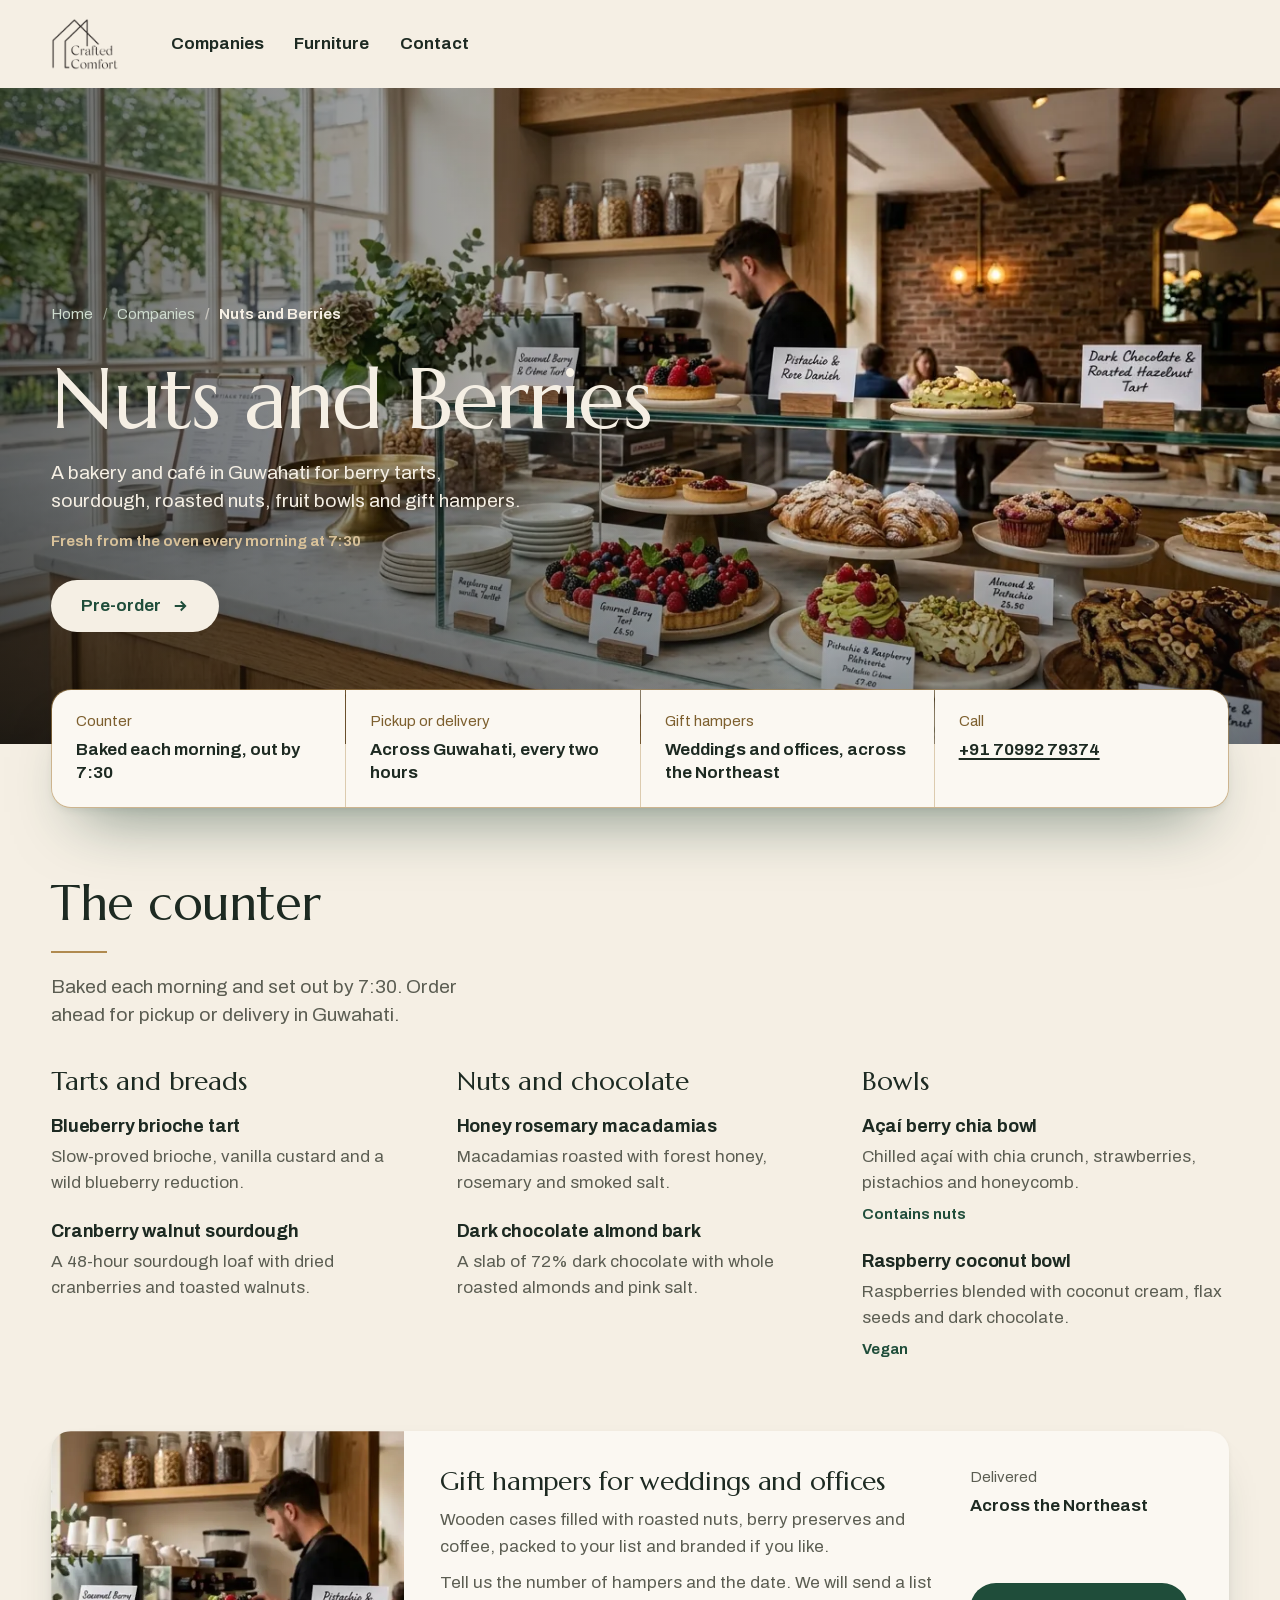
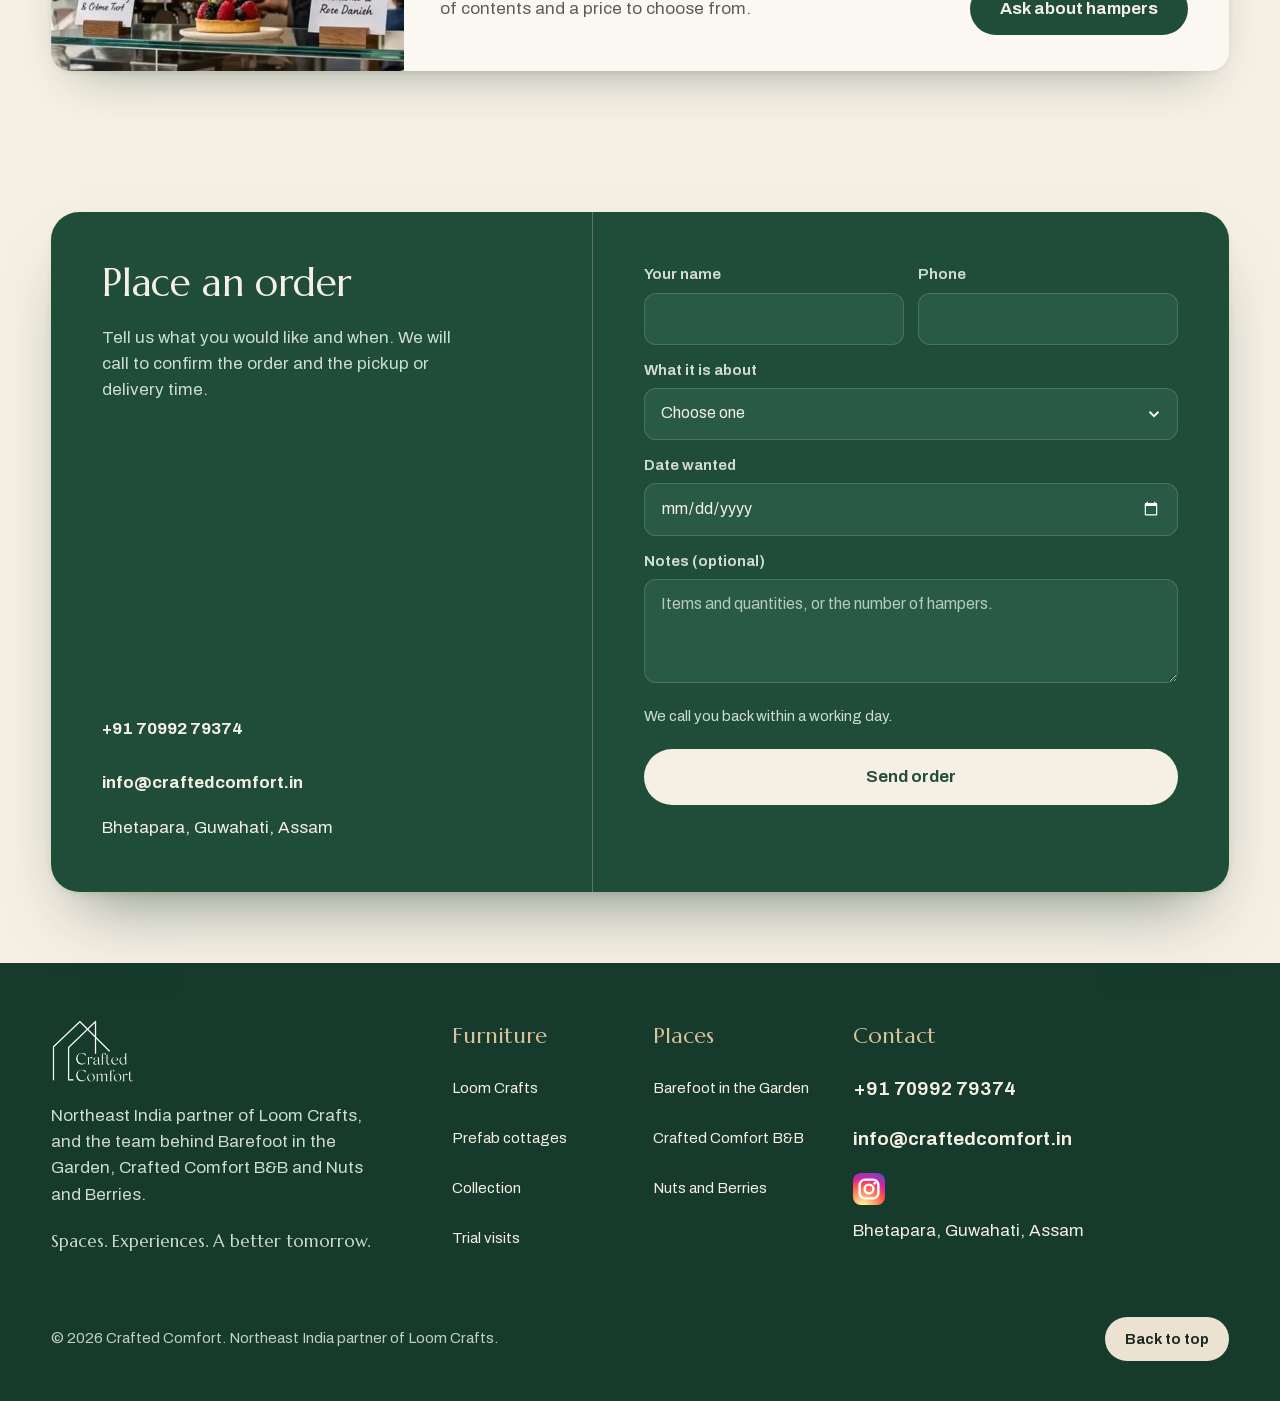
<file: pages/nuts-and-berries.html>
<!DOCTYPE html>
<html lang="en">
<head>
  <meta charset="UTF-8">
  <meta name="viewport" content="width=device-width, initial-scale=1">
  <title>Nuts and Berries, Guwahati | Bakery, café and gift hampers</title>
  <meta name="description" content="Berry tarts, sourdough, roasted nuts, bowls and gift hampers from Nuts and Berries, a bakery and café in Guwahati by Crafted Comfort.">
  <meta name="theme-color" content="#1f4d3a">
  <meta property="og:title" content="Nuts and Berries, Guwahati | Bakery, café and gift hampers">
  <meta property="og:description" content="Berry tarts, sourdough, roasted nuts, bowls and gift hampers from Nuts and Berries, a bakery and café in Guwahati by Crafted Comfort.">
  <meta property="og:image" content="../assets/img/photos/nuts-and-berries.webp">
  <link rel="icon" type="image/png" href="../assets/img/brand/favicon.png">
  <link rel="preload" href="../assets/fonts/archivo-latin.woff2" as="font" type="font/woff2" crossorigin>
  <link rel="stylesheet" href="../assets/css/base.css?v=12">
  <link rel="stylesheet" href="../assets/css/elements.css?v=12">
  <link rel="stylesheet" href="../assets/css/sections.css?v=12">
  <link rel="stylesheet" href="../assets/css/page-hero.css?v=12">
  <link rel="stylesheet" href="../assets/css/footer.css?v=12">
  <link rel="stylesheet" href="../assets/css/motion.css?v=12">
  <link rel="stylesheet" href="../assets/css/media.css?v=12">
  <link rel="stylesheet" href="../assets/css/home.css?v=12">
  <link rel="stylesheet" href="../assets/css/company.css?v=12">
  <link rel="stylesheet" href="../assets/css/company-motion.css?v=12">
  <script src="../assets/js/main.js?v=12" defer></script>
</head>
<body>
  <a class="skip-link" href="#main">Skip to content</a>

  <header class="site-header site-header--left wrap">
    <a class="wordmark" href="../index.html" aria-label="Crafted Comfort home">
      <img src="../assets/img/brand/logo-ink.png" alt="Crafted Comfort" width="160" height="122">
    </a>
    <nav class="site-nav" aria-label="Main">
      <ul>
        <li><a href="../index.html#companies">Companies</a></li>
        <li><a href="../index.html#furniture">Furniture</a></li>
        <li><a href="#contact">Contact</a></li>
      </ul>
    </nav>
  </header>

  <main id="main">
    <div class="page-hero wrap">
      <nav class="crumbs rise" aria-label="Breadcrumb">
        <ol>
          <li><a href="../index.html">Home</a></li>
          <li><a href="../index.html#companies">Companies</a></li>
          <li aria-current="page">Nuts and Berries</li>
        </ol>
      </nav>
      <h1 class="display rise" style="--i:1">Nuts and Berries</h1>
      <div class="page-hero-copy rise" style="--i:2">
        <p class="lead">A bakery and café in Guwahati for berry tarts, sourdough, roasted nuts, fruit bowls and gift hampers.</p>
        <p class="meta small">Fresh from the oven every morning at 7:30</p>
        <a class="btn" href="#contact">Pre-order
          <svg viewBox="0 0 24 24" fill="none" stroke="currentColor" stroke-width="2.5" aria-hidden="true"><path d="M5 12h14M13 6l6 6-6 6"/></svg>
        </a>
      </div>
      <div class="page-hero-media">
        <div class="frame"><div class="shutter"><img src="../assets/img/photos/nuts-and-berries.webp" alt="Berry tarts, breads and nuts on the counter at Nuts and Berries" width="1376" height="768" fetchpriority="high"></div></div>
      </div>
      <dl class="keyfacts">
        <div class="reveal" style="--i:0"><dt>Counter</dt><dd>Baked each morning, out by 7:30</dd></div>
        <div class="reveal" style="--i:1"><dt>Pickup or delivery</dt><dd>Across Guwahati, every two hours</dd></div>
        <div class="reveal" style="--i:2"><dt>Gift hampers</dt><dd>Weddings and offices, across the Northeast</dd></div>
        <div class="reveal" style="--i:3"><dt>Call</dt><dd><a href="tel:+917099279374">+91 70992 79374</a></dd></div>
      </dl>
    </div>

    <section id="menu" class="section wrap" aria-labelledby="menu-title">
      <div class="section-head reveal">
          <h2 class="heading" id="menu-title">The counter</h2>
          <p class="lead muted">Baked each morning and set out by 7:30. Order ahead for pickup or delivery in Guwahati.</p>
      </div>
      <div class="menu-groups">
      <div class="menu-group">
        <div class="menu-group-head reveal">
          <h3 class="heading">Tarts and breads</h3>
        </div>
        <ul class="menu">
          <li class="menu-item plain reveal">
            
            <div>
              <div class="menu-line"><h4 class="name">Blueberry brioche tart</h4></div>
              <p class="muted">Slow-proved brioche, vanilla custard and a wild blueberry reduction.</p>
            </div>
          </li>
          <li class="menu-item plain reveal" style="--i:1">
            
            <div>
              <div class="menu-line"><h4 class="name">Cranberry walnut sourdough</h4></div>
              <p class="muted">A 48-hour sourdough loaf with dried cranberries and toasted walnuts.</p>
            </div>
          </li>
        </ul>
      </div>
      <div class="menu-group">
        <div class="menu-group-head reveal">
          <h3 class="heading">Nuts and chocolate</h3>
        </div>
        <ul class="menu">
          <li class="menu-item plain reveal">
            
            <div>
              <div class="menu-line"><h4 class="name">Honey rosemary macadamias</h4></div>
              <p class="muted">Macadamias roasted with forest honey, rosemary and smoked salt.</p>
            </div>
          </li>
          <li class="menu-item plain reveal" style="--i:1">
            
            <div>
              <div class="menu-line"><h4 class="name">Dark chocolate almond bark</h4></div>
              <p class="muted">A slab of 72% dark chocolate with whole roasted almonds and pink salt.</p>
            </div>
          </li>
        </ul>
      </div>
      <div class="menu-group">
        <div class="menu-group-head reveal">
          <h3 class="heading">Bowls</h3>
        </div>
        <ul class="menu">
          <li class="menu-item plain reveal">
            
            <div>
              <div class="menu-line"><h4 class="name">Açaí berry chia bowl</h4></div>
              <p class="muted">Chilled açaí with chia crunch, strawberries, pistachios and honeycomb.</p>
              <p class="note small">Contains nuts</p>
            </div>
          </li>
          <li class="menu-item plain reveal" style="--i:1">
            
            <div>
              <div class="menu-line"><h4 class="name">Raspberry coconut bowl</h4></div>
              <p class="muted">Raspberries blended with coconut cream, flax seeds and dark chocolate.</p>
              <p class="note small">Vegan</p>
            </div>
          </li>
        </ul>
      </div>
      </div>
    </section>

    <section class="section wrap" aria-labelledby="hamper-title" style="padding-top:0">
      <ul class="offers">
        <li class="offer reveal" id="hampers">
          <div class="offer-media"><img src="../assets/img/photos/nuts-and-berries-jars.webp" alt="Jars of roasted nuts on a shelf above the counter" width="1376" height="768" loading="lazy" decoding="async"></div>
          <div class="offer-body">
            <h2 class="name" id="hamper-title">Gift hampers for weddings and offices</h2>
            <p>Wooden cases filled with roasted nuts, berry preserves and coffee, packed to your list and branded if you like.</p>
            <p>Tell us the number of hampers and the date. We will send a list of contents and a price to choose from.</p>
          </div>
          <div class="offer-side">
            <p class="small">Delivered</p>
            <p>Across the Northeast</p>
            <a class="btn" href="#contact">Ask about hampers</a>
          </div>
        </li>
      </ul>
    </section>

    <section id="contact" class="section wrap" aria-labelledby="contact-title">
      <div class="coupon reveal">
        <div class="coupon-left on-ink">
          <div>
            <h2 class="heading" id="contact-title">Place an order</h2>
            <p>Tell us what you would like and when. We will call to confirm the order and the pickup or delivery time.</p>
          </div>
          <div class="contact-lines">
            <a href="tel:+917099279374">+91 70992 79374</a>
            <a href="mailto:info@craftedcomfort.in">info@craftedcomfort.in</a>
            <span>Bhetapara, Guwahati, Assam</span>
          </div>
        </div>

        <form class="coupon-form on-ink" data-enquiry novalidate>
          <div class="field-row">
          <div class="field">
            <label for="n-name">Your name</label>
            <input id="n-name" name="Name" type="text" autocomplete="name" required>
          </div>
          <div class="field">
            <label for="n-phone">Phone</label>
            <input id="n-phone" name="Phone" type="tel" autocomplete="tel" inputmode="tel" required>
          </div>
          </div>
          <div class="field">
            <label for="n-type">What it is about</label>
            <select id="n-type" name="Order" required><option value="">Choose one</option><option>Pre-order for pickup</option><option>Delivery in Guwahati</option><option>Gift hampers</option><option>Catering for an event</option></select>
          </div>
          <div class="field">
            <label for="n-date">Date wanted</label>
            <input id="n-date" name="Date" type="date">
          </div>
          <div class="field">
            <label for="n-notes">Notes (optional)</label>
            <textarea id="n-notes" name="Notes" placeholder="Items and quantities, or the number of hampers."></textarea>
          </div>
          <p class="form-promise">We call you back within a working day.</p>
          <button class="btn" type="submit">Send order</button>
          <p class="form-status small" role="status" aria-live="polite"></p>
        </form>
      </div>
    </section>
  </main>

  <footer class="site-footer on-ink">
    <div class="wrap">
      <div class="footer-body">
        <div class="footer-brand">
          <img src="../assets/img/brand/logo-white.png" alt="Crafted Comfort" width="160" height="122" loading="lazy">
          <p>Northeast India partner of Loom Crafts, and the team behind Barefoot in the Garden, Crafted Comfort B&amp;B and Nuts and Berries.</p>
          <p class="footer-tagline">Spaces. Experiences. A better tomorrow.</p>
        </div>
        <div class="footer-col">
          <h2>Furniture</h2>
          <ul>
            <li><a href="loom-crafts.html">Loom Crafts</a></li>
            <li><a href="../index.html#tab-cottages">Prefab cottages</a></li>
            <li><a href="collection.html">Collection</a></li>
            <li><a href="../index.html#visit">Trial visits</a></li>
          </ul>
        </div>
        <div class="footer-col">
          <h2>Places</h2>
          <ul>
            <li><a href="barefoot.html">Barefoot in the Garden</a></li>
            <li><a href="bnb.html">Crafted Comfort B&amp;B</a></li>
            <li><a href="nuts-and-berries.html">Nuts and Berries</a></li>
          </ul>
        </div>
        <div class="footer-col contact">
          <h2>Contact</h2>
          <ul>
            <li><a href="tel:+917099279374">+91 70992 79374</a></li>
            <li><a href="mailto:info@craftedcomfort.in">info@craftedcomfort.in</a></li>
            <li><a class="social" href="https://www.instagram.com/barefootinthegarden/" rel="noopener" aria-label="Instagram @barefootinthegarden"><svg viewBox="0 0 24 24" width="32" height="32" aria-hidden="true"><defs><radialGradient id="ig-grad" cx="30%" cy="107%" r="150%"><stop offset="0" stop-color="#fdf497"/><stop offset="0.05" stop-color="#fdf497"/><stop offset="0.45" stop-color="#fd5949"/><stop offset="0.6" stop-color="#d6249f"/><stop offset="0.9" stop-color="#285aeb"/></radialGradient></defs><rect width="24" height="24" rx="6" fill="url(#ig-grad)"/><rect x="5" y="5" width="14" height="14" rx="4" fill="none" stroke="#fff" stroke-width="1.8"/><circle cx="12" cy="12" r="3.3" fill="none" stroke="#fff" stroke-width="1.8"/><circle cx="16.3" cy="7.7" r="1.05" fill="#fff"/></svg></a></li>
            <li>Bhetapara, Guwahati, Assam</li>
          </ul>
        </div>
      </div>
      <div class="footer-base small">
        <p>&copy; <span data-year>2026</span> Crafted Comfort. Northeast India partner of Loom Crafts.</p>
        <a class="btn btn-tone" href="#main">Back to top</a>
      </div>
    </div>
  </footer>
</body>
</html>
</file>
<file: assets/css/base.css>
/* Crafted Comfort: a resort you can buy from. Ivory ground, forest green fields,
   brass hairlines, Marcellus for display, Archivo for text. */

@font-face {
  font-family: "Marcellus";
  font-style: normal;
  font-weight: 400;
  font-display: swap;
  src: url("../fonts/marcellus-latin.woff2") format("woff2");
  unicode-range: U+0000-00FF, U+0131, U+0152-0153, U+02BB-02BC, U+02C6, U+02DA, U+02DC, U+0304, U+0308, U+0329, U+2000-206F, U+20AC, U+2122, U+2191, U+2193, U+2212, U+2215, U+FEFF, U+FFFD;
}

@font-face {
  font-family: "Marcellus";
  font-style: normal;
  font-weight: 400;
  font-display: swap;
  src: url("../fonts/marcellus-latin-ext.woff2") format("woff2");
  unicode-range: U+0100-02BA, U+02BD-02C5, U+02C7-02CC, U+02CE-02D7, U+02DD-02FF, U+1D00-1DBF, U+1E00-1E9F, U+1EF2-1EFF, U+2020, U+20A0-20AB, U+20AD-20C4, U+2113, U+2C60-2C7F, U+A720-A7FF;
}

@font-face {
  font-family: "Archivo";
  font-style: normal;
  font-weight: 100 900;
  font-stretch: 62% 125%;
  font-display: swap;
  src: url("../fonts/archivo-latin.woff2") format("woff2");
  unicode-range: U+0000-00FF, U+0131, U+0152-0153, U+02BB-02BC, U+02C6, U+02DA, U+02DC, U+0304, U+0308, U+0329, U+2000-206F, U+20AC, U+2122, U+2191, U+2193, U+2212, U+2215, U+FEFF, U+FFFD;
}

@font-face {
  font-family: "Archivo";
  font-style: normal;
  font-weight: 100 900;
  font-stretch: 62% 125%;
  font-display: swap;
  src: url("../fonts/archivo-latin-ext.woff2") format("woff2");
  unicode-range: U+0100-02BA, U+02BD-02C5, U+02C7-02CC, U+02CE-02D7, U+02DD-02FF, U+1D00-1DBF, U+1E00-1E9F, U+1EF2-1EFF, U+2020, U+20A0-20AB, U+20AD-20C4, U+2113, U+2C60-2C7F, U+A720-A7FF;
}

/* --------------------------------------------------------------------------
   Tokens
   -------------------------------------------------------------------------- */
:root {
  --ground: #f5efe4;
  --card: #fbf8f2;
  --tone: #ebe2d2;
  --accent-tint: #e7dfcf;
  --ink: #1d2a22;
  --muted: #5b5d52;
  --accent: #1f4d3a;
  --accent-deep: #163a2b;
  --on-accent: #f5efe4;
  --on-accent-soft: #cfdccf;
  --ink-raised: #295a45;
  --on-ink-soft: #cfdccf;
  --on-ink-muted: #c3d0c1;
  --brass: #b08a4f;
  --brass-text: #7d5f2e;
  --brass-light: #d9c29a;

  --font: "Archivo", "Helvetica Neue", Arial, sans-serif;
  --font-display: "Marcellus", "Iowan Old Style", Georgia, serif;

  --radius: 20px;
  --radius-sm: 12px;
  --shadow: 0 2px 6px -2px rgba(22, 58, 43, 0.12), 0 24px 48px -28px rgba(22, 58, 43, 0.45);
  --shadow-lift: 0 4px 10px -4px rgba(22, 58, 43, 0.16), 0 36px 64px -30px rgba(22, 58, 43, 0.55);

  /* Five sizes, no more. */
  --t-display: clamp(3.25rem, 6.6vw, 6.5rem);
  --t-heading: clamp(2.125rem, 3.8vw, 3.5rem);
  --t-lead: clamp(1.1875rem, 1.5vw, 1.375rem);
  --t-body: 1.0625rem;
  --t-small: 0.9375rem;

  --margin: clamp(16px, 4vw, 56px);
  --gap: clamp(16px, 2vw, 28px);
  --section: clamp(96px, 12vw, 200px);

  --ease-out: cubic-bezier(0.16, 1, 0.3, 1);
}

/* --------------------------------------------------------------------------
   Base
   -------------------------------------------------------------------------- */
*,
*::before,
*::after {
  box-sizing: border-box;
}

html {
  -webkit-text-size-adjust: 100%;
  scroll-behavior: smooth;
  scroll-padding-top: 24px;
}

body {
  margin: 0;
  background: var(--ground);
  color: var(--ink);
  font-family: var(--font);
  font-size: var(--t-body);
  line-height: 1.55;
  font-variant-numeric: tabular-nums;
  -webkit-font-smoothing: antialiased;
  overflow-x: clip;
}

img {
  display: block;
  max-width: 100%;
  height: auto;
}

h1,
h2,
h3,
h4,
p,
ul,
ol,
dl,
dd,
figure,
fieldset {
  margin: 0;
}

ul,
ol {
  padding: 0;
  list-style: none;
}

fieldset {
  border: 0;
  padding: 0;
  min-width: 0;
}

a {
  color: inherit;
  text-decoration-thickness: 2px;
  text-underline-offset: 4px;
}

button,
input,
select,
textarea {
  font: inherit;
  color: inherit;
}

button {
  cursor: pointer;
}

:focus-visible {
  outline: 3px solid var(--brass-text);
  outline-offset: 3px;
}

.on-accent :focus-visible,
.on-ink :focus-visible {
  outline-color: var(--brass-light);
}

.sr-only {
  position: absolute;
  width: 1px;
  height: 1px;
  padding: 0;
  margin: -1px;
  overflow: hidden;
  clip: rect(0, 0, 0, 0);
  white-space: nowrap;
  border: 0;
}

.skip-link {
  position: absolute;
  left: var(--margin);
  top: -100px;
  z-index: 50;
  padding: 12px 18px;
  background: var(--ink);
  color: var(--ground);
  font-weight: 700;
}

.skip-link:focus {
  top: 12px;
}

.wrap {
  padding-inline: var(--margin);
}

/* --------------------------------------------------------------------------
   Type roles
   -------------------------------------------------------------------------- */
.display {
  font-family: var(--font-display);
  font-size: var(--t-display);
  font-weight: 400;
  line-height: 1;
  letter-spacing: -0.015em;
  text-wrap: balance;
}

.heading {
  font-family: var(--font-display);
  font-size: var(--t-heading);
  font-weight: 400;
  line-height: 1.08;
  letter-spacing: -0.01em;
  text-wrap: balance;
}

.lead {
  font-size: var(--t-lead);
  line-height: 1.45;
  max-width: 38ch;
}

.name {
  font-size: var(--t-lead);
  font-weight: 700;
  line-height: 1.25;
  letter-spacing: -0.01em;
}

.small {
  font-size: var(--t-small);
  line-height: 1.45;
}

.muted {
  color: var(--muted);
}

.prose {
  max-width: 62ch;
}

.prose p + p {
  margin-top: 1em;
}

/* Browser surfaces in the house palette. */
::selection {
  background: var(--accent);
  color: var(--on-accent);
}

html {
  scrollbar-color: var(--accent) var(--tone);
  accent-color: var(--accent);
}

input,
textarea {
  caret-color: var(--brass);
}

/* Smooth cross-page transitions where the browser supports them. */
@view-transition {
  navigation: auto;
}

@media (prefers-reduced-motion: reduce) {
  @view-transition {
    navigation: none;
  }
}
</file>
<file: assets/css/elements.css>
/* --------------------------------------------------------------------------
   Buttons
   -------------------------------------------------------------------------- */
.btn {
  display: inline-flex;
  align-items: center;
  justify-content: center;
  gap: 10px;
  min-height: 52px;
  padding: 14px 30px;
  border: 0;
  border-radius: 999px;
  background: var(--accent);
  color: var(--on-accent);
  font-size: var(--t-body);
  font-weight: 650;
  line-height: 1.2;
  text-decoration: none;
  transition: background-color 0.18s ease, transform 0.18s var(--ease-out), box-shadow 0.25s var(--ease-out);
}

.btn:hover {
  background: var(--accent-deep);
  box-shadow: 0 14px 28px -16px rgba(22, 58, 43, 0.6);
}

.btn:active {
  transform: translateY(1px) scale(0.98);
}

.btn:focus-visible {
  outline: 3px solid var(--brass-text);
  outline-offset: 3px;
}

.btn-ink {
  background: var(--ink);
}

.btn-ink:hover {
  background: var(--ink-raised);
}

.btn-tone {
  background: var(--tone);
  color: var(--ink);
}

.btn-tone:hover {
  background: var(--accent-tint);
}



.btn-white {
  background: var(--on-accent);
  color: var(--accent);
}

.btn-white:hover {
  background: var(--on-accent-soft);
}

.on-accent .btn:focus-visible {
  outline-color: var(--brass-light);
}

.btn svg {
  width: 18px;
  height: 18px;
  flex: none;
}

.text-link {
  font-weight: 700;
  color: var(--accent);
}

.text-link:hover {
  color: var(--accent-deep);
}

/* --------------------------------------------------------------------------
   Header
   -------------------------------------------------------------------------- */
.site-header {
  position: relative;
  z-index: 10;
  display: flex;
  align-items: center;
  justify-content: space-between;
  gap: 16px;
  padding-block: 18px;
}

.site-header--left {
  justify-content: flex-start;
  gap: clamp(24px, 4vw, 64px);
}

.wordmark img {
  width: auto;
  height: 52px;
}

.site-nav ul {
  display: flex;
  align-items: center;
  gap: clamp(18px, 2.4vw, 36px);
}

.site-nav a {
  display: inline-flex;
  white-space: nowrap;
  align-items: center;
  min-height: 44px;
  font-size: 1.0625rem;
  font-weight: 650;
  text-decoration: none;
}

.site-nav a:hover,
.site-nav a[aria-current="page"] {
  text-decoration: underline;
  text-decoration-color: var(--brass);
  text-decoration-thickness: 2px;
  text-underline-offset: 6px;
}

.on-accent .site-nav a:hover,
.on-accent .site-nav a[aria-current="page"] {
  text-decoration-color: var(--on-accent);
}

/* --------------------------------------------------------------------------
   Section scaffolding
   -------------------------------------------------------------------------- */
.section {
  padding-block: var(--section);
}

.section-head {
  margin-bottom: clamp(40px, 5vw, 72px);
}

.section-head .lead {
  margin-top: 20px;
}

/* A short brass rule under each section heading, like an engraved plate line. */
.section-head .heading::after {
  content: "";
  display: block;
  width: 56px;
  height: 2px;
  margin-top: 20px;
  background: var(--brass);
}

.field-accent {
  background: var(--accent);
  color: var(--on-accent);
}

.field-ink {
  background: var(--ink);
  color: var(--ground);
}

.field-tone {
  background: var(--tone);
}

.field-accent .muted,
.field-accent .lead {
  color: var(--on-accent-soft);
}

.field-ink .muted {
  color: var(--on-ink-muted);
}
</file>
<file: assets/css/sections.css>
/* --------------------------------------------------------------------------
   Showcase: square plate, spare text (tabs)
   -------------------------------------------------------------------------- */
.plate {
  display: grid;
  grid-template-columns: 1fr 1fr;
  min-height: 88svh;
}

.plate-media {
  display: grid;
  place-items: center;
  padding: 40px;
  background: var(--tone);
}

.plate-media .frame {
  width: 100%;
  aspect-ratio: 1;
  overflow: hidden;
  border-radius: var(--radius);
  box-shadow: var(--shadow);
}

.plate-media img {
  width: 100%;
  height: 100%;
  object-fit: cover;
}

.plate-text {
  display: flex;
  flex-direction: column;
  justify-content: space-between;
  gap: 40px;
  padding: clamp(32px, 5vw, 72px) var(--margin) clamp(32px, 5vw, 72px) clamp(32px, 5vw, 72px);
}

.tabs {
  display: flex;
  flex-wrap: wrap;
  gap: 8px 28px;
}

.tab {
  min-height: 44px;
  padding: 0;
  border: 0;
  background: none;
  color: var(--muted);
  font-size: 1.125rem;
  font-weight: 600;
  text-align: left;
}

.tab:hover {
  color: var(--ink);
}

.tab[aria-selected="true"] {
  color: var(--ink);
  text-decoration: underline;
  text-decoration-color: var(--brass);
  text-decoration-thickness: 2px;
  text-underline-offset: 8px;
}

.field-accent .tab {
  color: var(--on-accent-soft);
}

.field-accent .tab[aria-selected="true"],
.field-accent .tab:hover {
  color: var(--on-accent);
  text-decoration-color: var(--on-accent);
}

.tab-panel[hidden] {
  display: none;
}

.plate-body .heading {
  font-size: clamp(2rem, 3vw, 2.75rem);
}

.plate-body p {
  margin-top: 28px;
  max-width: 40ch;
}

.plate-facts {
  margin-top: 28px;
  display: grid;
  gap: 10px;
}

.plate-facts li {
  display: flex;
  gap: 12px;
  align-items: center;
}

.plate-actions {
  display: grid;
  grid-template-columns: 1fr 1fr;
  gap: 10px;
}

.plate-actions .btn {
  min-height: 72px;
  justify-content: flex-start;
}

@media (max-width: 860px) {
  .plate {
    grid-template-columns: 1fr;
    min-height: 0;
  }

  .plate-media {
    padding: 16px;
  }

  .plate-text {
    padding: 32px var(--margin) 0;
  }

  .plate-actions {
    grid-template-columns: 1fr;
  }

  .plate-actions .btn {
    min-height: 60px;
  }
}

/* --------------------------------------------------------------------------
   How it works: tiles that grow + the trial-visit planner
   -------------------------------------------------------------------------- */
.grow {
  display: grid;
  grid-template-columns: repeat(12, 1fr);
  column-gap: 10px;
  align-items: end;
}

.grow-head {
  grid-column: 1 / 8;
  grid-row: 1;
  align-self: start;
  padding-bottom: 32px;
}

.grow-stage {
  grid-row: 2;
}

.stage-1 { grid-column: 1 / 4; }
.stage-2 { grid-column: 4 / 8; }
.stage-3 { grid-column: 8 / 13; grid-row: 1 / 3; }

.grow-tile {
  overflow: hidden;
  border-radius: var(--radius);
  box-shadow: var(--shadow);
}

.stage-1 .grow-tile { height: 30vh; }
.stage-2 .grow-tile { height: 44vh; }
.stage-3 .grow-tile { height: 60vh; }

.grow-tile img {
  width: 100%;
  height: 100%;
  object-fit: cover;
}

.grow-stage .name {
  margin-top: 20px;
}

.grow-stage p {
  margin-top: 8px;
  max-width: 34ch;
}

@media (max-width: 860px) {
  .grow {
    grid-template-columns: 1fr;
    row-gap: 28px;
  }

  .grow-head,
  .grow-stage {
    grid-column: 1;
    grid-row: auto;
  }

  .stage-1 .grow-tile { height: 34vw; }
  .stage-2 .grow-tile { height: 46vw; }
  .stage-3 .grow-tile { height: 62vw; }
}

.planner {
  margin-top: clamp(72px, 9vw, 140px);
  display: grid;
  grid-template-columns: 5fr 7fr;
  gap: clamp(32px, 5vw, 80px);
  align-items: start;
}

.planner legend {
  padding: 0;
  margin-bottom: 24px;
}

.planner-options {
  display: flex;
  flex-wrap: wrap;
  gap: 10px;
}

.chip {
  position: relative;
}

.chip input {
  position: absolute;
  opacity: 0;
  inset: 0;
  margin: 0;
  cursor: pointer;
}

.chip span.chip-face {
  display: inline-flex;
  align-items: center;
  flex-direction: column;
  align-items: flex-start;
  justify-content: center;
  min-height: 48px;
  padding: 10px 22px;
  border-radius: 999px;
  background: var(--tone);
  font-weight: 650;
  transition: background-color 0.18s ease, color 0.18s ease;
}

.chip:hover span.chip-face {
  background: var(--accent-tint);
}

.chip input:checked + span.chip-face {
  background: var(--accent);
  color: var(--on-accent);
}

.chip input:focus-visible + span.chip-face {
  outline: 3px solid var(--brass-text);
  outline-offset: 3px;
}

/* Without script every option shows where it can be tried. */
.chip-where {
  display: block;
  font-weight: 400;
  font-size: var(--t-small);
}

.js .chip-where {
  display: none;
}

.chip-where-list {
  display: contents;
}

.planner-result {
  display: none;
  min-height: 100%;
  padding: clamp(28px, 4vw, 56px);
  border-radius: var(--radius);
  background: var(--accent);
  color: var(--on-accent);
  box-shadow: var(--shadow);
}

.js .planner-result {
  display: grid;
  align-content: space-between;
  gap: 32px;
}

.planner-result .small {
  margin-top: 24px;
  color: var(--on-accent-soft);
}

.planner-result .where {
  font-family: var(--font-display);
  font-size: var(--t-heading);
  font-weight: 400;
  line-height: 1.08;
  letter-spacing: -0.01em;
  text-wrap: balance;
}

.planner-result .time {
  margin-top: 18px;
  font-size: var(--t-lead);
}

@media (max-width: 860px) {
  .planner {
    grid-template-columns: 1fr;
    gap: 64px;
  }
}

/* --------------------------------------------------------------------------
   List: two-column menu with photo bullets
   -------------------------------------------------------------------------- */
.menu-group + .menu-group {
  margin-top: 96px;
}

.menu-group-head {
  display: flex;
  align-items: baseline;
  justify-content: space-between;
  gap: 16px;
  margin-bottom: 40px;
}

.menu-group-head > span {
  flex: none;
}

.menu-group-head .heading {
  font-size: clamp(2rem, 3.4vw, 3.125rem);
}

.menu {
  display: grid;
  grid-template-columns: 1fr 1fr;
  column-gap: 64px;
  row-gap: 40px;
}

.menu-item {
  display: grid;
  grid-template-columns: 72px 1fr;
  gap: 20px;
  align-items: start;
}

.menu-item .thumb {
  width: 72px;
  height: 72px;
  object-fit: cover;
}

.menu-line {
  display: flex;
  justify-content: space-between;
  align-items: baseline;
  gap: 16px;
}

.menu-line .name {
  font-size: 1.125rem;
}

.menu-line .price {
  flex: none;
  font-weight: 700;
}

.menu-item p {
  margin-top: 6px;
  max-width: 42ch;
}

.menu-item .note {
  margin-top: 8px;
  color: var(--accent);
  font-weight: 650;
}

.menu-item a.name {
  text-decoration: none;
}

.menu-item a.name:hover {
  text-decoration: underline;
  text-decoration-color: var(--accent);
}

@media (max-width: 860px) {
  .menu {
    grid-template-columns: 1fr;
    row-gap: 32px;
  }

  .menu-item {
    grid-template-columns: 56px 1fr;
    gap: 16px;
  }

  .menu-item .thumb {
    width: 56px;
    height: 56px;
  }
}

/* --------------------------------------------------------------------------
   About: inset green panel with a photograph
   -------------------------------------------------------------------------- */
.panel {
  position: relative;
  margin: 0 var(--margin);
  min-height: 100svh;
  display: grid;
  grid-template-columns: 63fr 37fr;
  overflow: hidden;
  border-radius: 28px;
  background: var(--accent);
  color: var(--on-accent);
}

.panel-left {
  padding: clamp(32px, 4vw, 56px);
  display: flex;
  flex-direction: column;
}

.panel-photo {
  margin-top: auto;
  width: min(38vw, 560px);
  aspect-ratio: 1;
  margin-bottom: calc(min(38vw, 560px) * -0.2);
  overflow: hidden;
  border-radius: var(--radius) var(--radius) 0 0;
}

.panel-photo img {
  width: 100%;
  height: 100%;
  object-fit: cover;
}

.panel-right {
  padding: clamp(32px, 4vw, 56px) clamp(32px, 4vw, 56px) clamp(32px, 4vw, 56px) 0;
  display: flex;
  flex-direction: column;
  gap: 56px;
}

.panel-right .name {
  margin-bottom: 10px;
}

.panel-right p {
  color: var(--on-accent-soft);
  max-width: 36ch;
}

.panel-right p + p {
  margin-top: 10px;
}

.panel-right .btn {
  align-self: flex-start;
}

@media (max-width: 860px) {
  .panel {
    margin: 10px;
    grid-template-columns: 1fr;
    min-height: 0;
  }

  .panel-right {
    padding: 0 24px 40px;
    gap: 32px;
  }

  .panel-left {
    padding: 32px 24px;
    display: contents;
  }

  .panel-left .heading {
    padding: 32px 24px 40px;
  }

  .panel-photo {
    order: 3;
    width: 86vw;
    margin: 0 auto calc(86vw * -0.25);
  }
}

/* --------------------------------------------------------------------------
   Facts: two-column list with square bullets
   -------------------------------------------------------------------------- */
.facts {
  display: grid;
  grid-template-columns: repeat(2, 1fr);
  gap: 32px 64px;
}

.facts li {
  display: grid;
  grid-template-columns: auto 1fr;
  gap: 16px;
  align-items: baseline;
}

.facts .dot {
  transform: translateY(-2px);
}

.facts p {
  margin-top: 6px;
}

.field-accent .dot {
  background: var(--brass-light);
}

@media (max-width: 760px) {
  .facts {
    grid-template-columns: 1fr;
  }
}

/* --------------------------------------------------------------------------
   Contact: the coupon form
   -------------------------------------------------------------------------- */
.coupon {
  --notch: 14px;
  position: relative;
  display: grid;
  grid-template-columns: 46fr 54fr;
  margin-inline: auto;
  max-width: 1280px;
  overflow: hidden;
  border-radius: 28px;
  background: var(--accent);
  color: var(--on-accent);
  box-shadow: var(--shadow-lift);
}

/* The old ticket notches are retired; the card is one rounded green field. */
.coupon::before,
.coupon::after {
  display: none;
  content: "";
  position: absolute;
  left: 46%;
  width: calc(var(--notch) * 2);
  height: calc(var(--notch) * 2);
  border-radius: 50%;
  background: var(--ground);
  transform: translateX(-50%);
}

.coupon::before {
  top: calc(var(--notch) * -1);
}

.coupon::after {
  bottom: calc(var(--notch) * -1);
}

.coupon-left {
  display: flex;
  flex-direction: column;
  justify-content: space-between;
  gap: 40px;
  padding: clamp(32px, 4vw, 56px);
  border-right: 1px solid rgba(217, 194, 154, 0.35);
}

.coupon-left .heading {
  font-size: clamp(2rem, 3vw, 2.75rem);
}

.coupon-left p {
  margin-top: 20px;
  max-width: 36ch;
  color: var(--on-ink-soft);
}

.contact-lines {
  display: grid;
  gap: 10px;
}

.contact-lines a {
  display: inline-flex;
  align-items: center;
  min-height: 44px;
  font-weight: 700;
  text-decoration: none;
}

.contact-lines a:hover {
  text-decoration: underline;
}

.coupon-form {
  display: grid;
  gap: 14px;
  align-content: start;
  padding: clamp(32px, 4vw, 56px);
}

.field-row {
  display: grid;
  grid-template-columns: 1fr 1fr;
  gap: 14px;
}

.field label,
.field legend {
  display: block;
  margin-bottom: 6px;
  font-size: var(--t-small);
  font-weight: 650;
  color: var(--on-accent-soft);
}

.field input,
.field select,
.field textarea {
  width: 100%;
  min-height: 52px;
  padding: 12px 16px;
  border: 1px solid rgba(245, 239, 228, 0.16);
  border-radius: var(--radius-sm);
  background: var(--ink-raised);
  color: var(--ground);
  font-size: 1rem;
  appearance: none;
}

.field select {
  background-image: url("data:image/svg+xml,%3Csvg xmlns='http://www.w3.org/2000/svg' viewBox='0 0 24 24' fill='none' stroke='%23fafaf9' stroke-width='2.5'%3E%3Cpath d='m6 9 6 6 6-6'/%3E%3C/svg%3E");
  background-repeat: no-repeat;
  background-position: right 14px center;
  background-size: 18px;
  padding-right: 44px;
}

.field textarea {
  min-height: 104px;
  resize: vertical;
}

.field input::placeholder,
.field textarea::placeholder {
  color: #b7cabd;
}

.field input:focus,
.field select:focus,
.field textarea:focus {
  outline: none;
  border-color: var(--brass-light);
}

.field input[aria-invalid="true"],
.field select[aria-invalid="true"] {
  border-color: #ff8a8f;
}

.field input[type="date"] {
  color-scheme: dark;
}

.slot-options {
  display: grid;
  gap: 8px;
}

.field .slot {
  position: relative;
  display: flex;
  margin: 0;
  color: var(--ground);
  font-size: 1rem;
  font-weight: 400;
  align-items: center;
  gap: 12px;
  min-height: 52px;
  padding: 10px 16px;
  border-radius: var(--radius-sm);
  background: var(--ink-raised);
  cursor: pointer;
}

.field .slot input {
  flex: none;
  width: 20px;
  height: 20px;
  min-height: 0;
  margin: 0;
  padding: 0;
  border: 0;
  background: none;
  appearance: auto;
  accent-color: var(--accent);
}

.field .slot:has(input:checked) {
  background: var(--accent);
}

.coupon-form .btn {
  width: 100%;
  min-height: 56px;
  margin-top: 6px;
  background: var(--on-accent);
  color: var(--accent);
}

.coupon-form .btn:hover {
  background: var(--brass-light);
}

.form-status {
  min-height: 1.5em;
  font-weight: 650;
}

.form-status[data-state="error"] {
  color: #ffb3b6;
}

.form-status[data-state="ok"] {
  color: #b9f0c9;
}

.form-status a {
  color: inherit;
}

@media (max-width: 860px) {
  .coupon {
    grid-template-columns: 1fr;
  }

  .coupon::before,
  .coupon::after {
    display: none;
  }

  .coupon-left {
    border-right: 0;
    border-bottom: 1px solid rgba(217, 194, 154, 0.35);
  }

  .field-row {
    grid-template-columns: 1fr;
  }
}

/* What happens after sending, said where the decision is made. */
.form-promise {
  font-size: var(--t-small);
  color: var(--on-ink-soft);
  max-width: 52ch;
}
</file>
<file: assets/css/page-hero.css>
/* --------------------------------------------------------------------------
   Brand page hero
   -------------------------------------------------------------------------- */
/* Each company page arrives on its own photograph under the forest-green veil,
   with the key facts card resting on the photo's foot. */
.page-hero {
  --hero-foot: clamp(44px, 5vw, 64px);
  position: relative;
  display: grid;
  grid-template-columns: minmax(0, 1fr);
  align-content: end;
  gap: 18px;
  min-height: min(80svh, 780px);
  padding-top: clamp(120px, 16vw, 200px);
  color: var(--on-accent);
}

.page-hero h1 {
  max-width: 16ch;
}

.crumbs {
  font-size: var(--t-small);
  color: var(--on-accent-soft);
}

.crumbs ol {
  display: flex;
  flex-wrap: wrap;
  align-items: center;
  gap: 4px 0;
  margin: 0;
  padding: 0;
  list-style: none;
}

.crumbs li + li::before {
  content: "/";
  margin-inline: 10px;
  opacity: 0.6;
}

.crumbs a {
  display: inline-block;
  padding-block: 12px;
  color: inherit;
  text-decoration: underline;
  text-underline-offset: 3px;
  text-decoration-color: transparent;
  transition: color 0.2s, text-decoration-color 0.2s;
}

.crumbs a:hover,
.crumbs a:focus-visible {
  color: var(--brass-light);
  text-decoration-color: currentColor;
}

.crumbs [aria-current] {
  color: var(--on-accent);
  font-weight: 650;
}

.page-hero-copy {
  max-width: 52ch;
}

.page-hero .lead {
  max-width: 44ch;
  color: var(--on-accent);
}

.page-hero .meta {
  margin-top: 16px;
  font-weight: 650;
  color: var(--brass-light);
}

.page-hero .btn {
  margin-top: 28px;
  background: var(--on-accent);
  color: var(--accent);
}

.page-hero .btn:hover {
  background: var(--brass-light);
}

.page-hero-media {
  position: absolute;
  inset: 0 0 var(--hero-foot);
  overflow: hidden;
  background: var(--ink);
}

.page-hero-media::after {
  content: "";
  position: absolute;
  inset: 0;
  background:
    linear-gradient(90deg, rgba(8, 10, 9, 0.62) 0%, rgba(8, 10, 9, 0.3) 40%, rgba(8, 10, 9, 0) 65%),
    linear-gradient(180deg, rgba(8, 10, 9, 0) 55%, rgba(8, 10, 9, 0.45) 100%);
  pointer-events: none;
}

.page-hero-media .frame {
  height: 100%;
  overflow: hidden;
}

.page-hero .keyfacts {
  position: relative;
  margin-top: clamp(24px, 3vw, 40px);
  color: var(--ink);
  box-shadow: var(--shadow-lift);
}

.page-hero-media img {
  width: 100%;
  height: 100%;
  object-fit: cover;
}

@media (max-width: 860px) {
  .page-hero {
    grid-template-columns: 1fr;
  }
}

/* Two-up split: text one side, picture the other */
.split {
  display: grid;
  grid-template-columns: 1fr 1fr;
  gap: clamp(32px, 5vw, 80px);
  align-items: center;
}

.split-media {
  overflow: hidden;
  aspect-ratio: 4 / 5;
}

.split-media img {
  width: 100%;
  height: 100%;
  object-fit: cover;
}

.split .lead {
  margin-top: 24px;
}

.split .btn {
  margin-top: 32px;
}

@media (max-width: 860px) {
  .split {
    grid-template-columns: 1fr;
  }

  .split-media {
    aspect-ratio: 4 / 3;
  }
}

/* Price rows (stays, tea pots) */
.rate {
  display: flex;
  align-items: baseline;
  gap: 8px;
  margin-top: 16px;
}

.rate strong {
  font-size: var(--t-lead);
}

.sample-note {
  margin-top: 24px;
  font-size: var(--t-small);
  color: var(--muted);
}

/* Everything in the hero except the photo sits above it. */
.page-hero > :not(.page-hero-media) {
  position: relative;
  z-index: 1;
}

/* Hero without a key-facts card: keep the text inside the photograph. */
.page-hero:not(:has(.keyfacts)) {
  padding-bottom: calc(var(--hero-foot) + clamp(28px, 4vw, 48px));
}
</file>
<file: assets/css/footer.css>
/* --------------------------------------------------------------------------
   Footer: the woven end of the cloth
   -------------------------------------------------------------------------- */
.site-footer {
  background: var(--accent-deep);
  color: var(--on-accent);
}

.footer-body {
  display: grid;
  grid-template-columns: repeat(12, 1fr);
  gap: 40px var(--gap);
  padding-block: 56px 32px;
}

.footer-brand {
  grid-column: 1 / 5;
}

.footer-brand img {
  height: 64px;
  width: auto;
}

.footer-brand p {
  margin-top: 20px;
  max-width: 34ch;
  color: var(--on-ink-soft);
}

.footer-col {
  grid-column: span 2;
}

.footer-col.contact {
  grid-column: 9 / 13;
}

.footer-col h2 {
  font-family: var(--font-display);
  font-size: 1.375rem;
  font-weight: 400;
  color: var(--brass-light);
  margin-bottom: 14px;
}

.footer-col li + li {
  margin-top: 6px;
}

.footer-col a {
  display: inline-flex;
  min-height: 44px;
  align-items: center;
  font-size: 0.9375rem;
  text-decoration: none;
}

.footer-col a:hover {
  text-decoration: underline;
}

.footer-base {
  display: flex;
  flex-wrap: wrap;
  justify-content: space-between;
  align-items: center;
  gap: 16px;
  padding-block: 24px 40px;
  color: var(--on-ink-muted);
}

.footer-base .btn {
  min-height: 44px;
  padding: 10px 20px;
  font-size: var(--t-small);
}

@media (max-width: 960px) {
  .footer-brand,
  .footer-col.contact {
    grid-column: 1 / -1;
  }

  .footer-col {
    grid-column: span 6;
  }
}

/* Contact details lead the footer: large, bright, easy to tap. */
.footer-col.contact li:nth-child(-n+2) a {
  font-size: 1.1875rem;
  font-weight: 650;
  color: var(--on-accent);
}

.footer-col.contact li {
  line-height: 1.5;
}

.footer-tagline {
  margin-top: 14px;
  font-family: var(--font-display);
  color: var(--brass-light);
}
</file>
<file: assets/css/motion.css>
/* --------------------------------------------------------------------------
   Motion
   -------------------------------------------------------------------------- */
.js .reveal {
  opacity: 0;
  transform: translateY(24px);
  transition: opacity 0.7s var(--ease-out), transform 0.7s var(--ease-out);
  transition-delay: calc(var(--i, 0) * 80ms);
}

.js .reveal.is-in {
  opacity: 1;
  transform: none;
}

/* Signature: the showcase picture opens from the edge. */
.shutter {
  height: 100%;
}

.js .shutter {
  clip-path: inset(0 0 0 100%);
  transition: clip-path 1.1s var(--ease-out);
}

.js .shutter img {
  transform: scale(1.12);
  transition: transform 1.4s var(--ease-out);
}

.js .shutter.is-in {
  clip-path: inset(0 0 0 0);
}

.js .shutter.is-in img {
  transform: none;
}

/* The one moving picture: a slow drift on the panel photograph. */
.drift img {
  animation: drift 24s ease-in-out infinite alternate;
}

@keyframes drift {
  from {
    transform: scale(1);
  }
  to {
    transform: scale(1.08) translate(-1.5%, -1%);
  }
}

/* Micro-interactions. Travel only when the visitor has not asked for less motion. */
@media (prefers-reduced-motion: no-preference) {
  /* Hero plays in on load: title, text, buttons, then the photo. */
  .rise {
    animation: rise 0.8s var(--ease-out) both;
    animation-delay: calc(var(--i, 0) * 90ms + 80ms);
  }

  .rise-media {
    overflow: hidden;
    animation: rise-media 1.1s var(--ease-out) 0.2s both;
  }

  .rise-media img {
    animation: settle 1.6s var(--ease-out) 0.2s both;
  }

  /* Nav links: underline grows from the left. */
  .site-nav a {
    position: relative;
  }

  .site-nav a::after {
    content: "";
    position: absolute;
    left: 0;
    right: 0;
    bottom: 8px;
    height: 2px;
    background: var(--accent);
    transform: scaleX(0);
    transform-origin: left;
    transition: transform 0.3s var(--ease-out);
  }

  .on-accent .site-nav a::after {
    background: var(--on-accent);
  }

  .site-nav a:hover,
  .site-nav a[aria-current="page"] {
    text-decoration: none;
  }

  .site-nav a:hover::after,
  .site-nav a[aria-current="page"]::after {
    transform: scaleX(1);
  }

  /* Buttons lift on hover and press back down. */
  .btn:hover {
    transform: translateY(-2px);
  }

  .btn:active {
    transform: translateY(1px) scale(0.98);
  }

  /* Chips press in. */
  .chip:active span.chip-face {
    transform: scale(0.96);
  }

  .chip span.chip-face {
    transition: background-color 0.18s ease, color 0.18s ease, transform 0.15s var(--ease-out);
  }
}

@keyframes rise {
  from {
    opacity: 0;
    transform: translateY(28px);
  }
  to {
    opacity: 1;
    transform: none;
  }
}

@keyframes rise-media {
  from {
    clip-path: inset(0 0 100% 0);
  }
  to {
    clip-path: inset(0 0 0 0);
  }
}

@keyframes settle {
  from {
    transform: scale(1.15);
  }
  to {
    transform: none;
  }
}

@media (prefers-reduced-motion: reduce) {
  html {
    scroll-behavior: auto;
  }

  .js .reveal {
    transform: none;
    transition: opacity 0.3s linear;
  }

  .js .shutter {
    clip-path: none;
    transition: none;
  }

  .js .shutter img {
    transform: none;
    transition: none;
  }

  .drift img {
    animation: none;
  }
}

@media (max-width: 480px) {
  .site-nav ul {
    gap: 14px;
  }

  .site-nav a {
    font-size: 0.9375rem;
  }

  .wordmark img {
    height: 44px;
  }
}

/* Parallax: hero photographs drift slower than the page. Set from main.js. */
[data-parallax] {
  will-change: transform;
}
</file>
<file: assets/css/media.css>
/* Wide picture with caption */
.wide-figure {
  margin-bottom: clamp(48px, 6vw, 88px);
}

.wide-figure img {
  width: 100%;
  aspect-ratio: 21 / 9;
  object-fit: cover;
}

.wide-figure figcaption {
  margin-top: 14px;
  max-width: 60ch;
}

.credits {
  flex-basis: 100%;
  order: 3;
}

.credits a {
  color: inherit;
}

/* Two pictures side by side, each with a caption */
.duo {
  display: grid;
  grid-template-columns: 1fr 1fr;
  gap: var(--gap);
}

.duo img {
  width: 100%;
  aspect-ratio: 3 / 2;
  object-fit: cover;
}

.duo figcaption {
  margin-top: 12px;
}

@media (max-width: 760px) {
  .duo {
    grid-template-columns: 1fr;
  }
}

/* Looping clip */
.loop-figure video {
  display: block;
  width: 100%;
  aspect-ratio: 3 / 2;
  object-fit: cover;
  background: var(--tone);
}

.loop-toggle {
  min-height: 44px;
  margin-left: 8px;
  padding: 2px 12px;
  border: 0;
  background: var(--tone);
  color: var(--ink);
  font-size: var(--t-small);
  font-weight: 650;
}

.loop-toggle:hover {
  background: #e3e1dc;
}
</file>
<file: assets/css/home.css>
/* --------------------------------------------------------------------------
   Bullets
   -------------------------------------------------------------------------- */
.dot {
  display: inline-block;
  flex: none;
  width: 7px;
  height: 7px;
  border-radius: 50%;
  background: var(--brass);
}

.menu-item.plain {
  grid-template-columns: 1fr;
}

/* --------------------------------------------------------------------------
   Home hero: a short about, with one picture
   -------------------------------------------------------------------------- */
/* Header laid over the dark hero on the home page. */
.site-header--over {
  position: absolute;
  inset: 0 0 auto;
  color: var(--on-accent);
}

/* Immersive hero: full-screen photograph that changes with the company in focus. */
.hero-x {
  position: relative;
  display: flex;
  min-height: max(680px, 100svh);
  overflow: hidden;
  background: var(--ink);
  color: var(--on-accent);
}

.hero-x-bg,
.hero-x-bg img,
.hero-x-bg video {
  position: absolute;
  inset: 0;
  width: 100%;
  height: 100%;
}

.hero-x-bg img,
.hero-x-bg video {
  object-fit: cover;
  opacity: 0;
  transform: scale(1.06);
  transition: opacity 0.9s ease, transform 6s linear;
}

.hero-x-bg .is-on {
  opacity: 1;
  transform: scale(1);
}

/* Neutral shade only behind the text (left) and the company strip (foot); the rest of the photograph keeps its own colour. */
.hero-x-bg::after {
  content: "";
  position: absolute;
  inset: 0;
  background:
    linear-gradient(90deg, rgba(8, 10, 9, 0.86) 0%, rgba(8, 10, 9, 0.62) 36%, rgba(8, 10, 9, 0.28) 56%, rgba(8, 10, 9, 0) 74%),
    linear-gradient(180deg, rgba(8, 10, 9, 0) 62%, rgba(8, 10, 9, 0.5) 100%);
}

.hero-x-body {
  position: relative;
  display: grid;
  grid-template-columns: 1fr;
  align-content: end;
  gap: clamp(28px, 3.5vw, 48px);
  width: 100%;
  padding-top: 120px;
  padding-bottom: clamp(24px, 3vw, 40px);
}

.hero-x-copy .lead {
  max-width: 40ch;
  margin-top: 24px;
  color: var(--on-accent);
}

/* The motto reads as a line set in brass under the name, not a label above it. */
.hero-x-copy {
  display: flex;
  flex-direction: column;
}

/* Brand line above the headline: who is speaking. */
.hero-x-tagline {
  margin-bottom: 18px;
  font-family: var(--font-display);
  font-size: var(--t-lead);
  color: var(--on-accent);
  text-shadow: 0 1px 3px rgba(8, 10, 9, 0.6), 0 2px 18px rgba(8, 10, 9, 0.5);
}

.hero-x-title {
  font-family: var(--font-display);
  max-width: 15ch;
  font-size: clamp(2.5rem, 5.6vw, 5rem);
  font-weight: 400;
  line-height: 1.04;
  letter-spacing: -0.02em;
  color: var(--on-accent);
}

.hero-x-copy .lead,
.hero-x-copy .hero-actions {
  order: 2;
}

.hero-actions {
  display: flex;
  flex-wrap: wrap;
  gap: 12px;
  margin-top: 32px;
}

.btn-line {
  padding: 12px 26px;
  border: 2px solid var(--on-accent);
  background: transparent;
  color: var(--on-accent);
}

.btn-line:hover {
  background: var(--on-accent);
  color: var(--ink);
}

/* The four companies along the foot of the hero. */
.hero-x-list {
  display: grid;
  grid-template-columns: repeat(4, 1fr);
  gap: 10px;
  list-style: none;
}

.hero-co {
  position: relative;
  display: grid;
  align-content: start;
  gap: 4px;
  height: 100%;
  overflow: hidden;
  padding: 18px 20px 22px;
  border: 1px solid rgba(217, 194, 154, 0.28);
  border-radius: 16px;
  background: rgba(16, 40, 30, 0.6);
  color: var(--on-accent);
  text-decoration: none;
  transition: background-color 0.25s ease;
}

.hero-co:hover,
.hero-co:focus-visible,
.hero-co.is-on {
  background: var(--accent);
}

.hero-co-name {
  font-family: var(--font-display);
  font-size: 1.1875rem;
  font-weight: 400;
  line-height: 1.2;
}

.hero-co-what {
  font-size: var(--t-small);
  color: var(--on-accent-soft);
}

/* Timer bar: fills while a company is on show. */
.hero-co-bar {
  position: absolute;
  left: 0;
  right: 0;
  bottom: 0;
  height: 3px;
  background: var(--brass-light);
  transform: scaleX(0);
  transform-origin: left;
}

.hero-co.is-on .hero-co-bar {
  animation: hero-bar var(--hero-step, 5s) linear forwards;
}

[data-hero].is-paused .hero-co.is-on .hero-co-bar {
  animation-play-state: paused;
}

@keyframes hero-bar {
  to {
    transform: scaleX(1);
  }
}

@media (max-width: 960px) {
  .hero-x-list {
    grid-template-columns: repeat(2, 1fr);
  }
}

@media (max-width: 640px) {
  .hero-x-body {
    padding-top: 96px;
  }

  /* All four companies at once: a compact two-by-two of names. */
  .hero-x-list {
    gap: 8px;
  }

  .hero-x-list .hero-co {
    padding: 10px 14px 12px;
    border-radius: 12px;
  }

  .hero-x-list .hero-co-name {
    font-size: 1rem;
  }

  /* The two buttons share one row at equal width. */
  .hero-actions {
    display: grid;
    grid-template-columns: 1fr 1fr;
    gap: 10px;
    margin-top: 24px;
  }

  .hero-actions .btn {
    min-height: 48px;
    padding-inline: 12px;
    font-size: 0.9375rem;
  }

  .hero-x-copy .lead {
    margin-top: 16px;
  }

  .hero-co {
    padding: 14px;
  }

  .hero-co-what {
    display: none;
  }
}

@media (prefers-reduced-motion: reduce) {
  .hero-x-bg img,
  .hero-x-bg video {
    transform: none;
    transition: opacity 0.3s linear;
  }

  .hero-co-bar {
    display: none;
  }
}

/* Social links: the brand's own coloured icon, no handle. */
.social {
  display: inline-flex;
  align-items: center;
  justify-self: start;
  width: max-content;
  min-height: 44px;
  transition: transform 0.2s;
}

.social:hover,
.social:focus-visible {
  transform: translateY(-2px);
}

.social svg {
  flex: none;
}

/* Pause control for the rotating hero: touch visitors cannot hover to stop it. */
.hero-pause {
  justify-self: end;
  margin-bottom: calc(clamp(28px, 3.5vw, 48px) * -1 + 4px);
  display: inline-flex;
  align-items: center;
  gap: 8px;
  min-height: 44px;
  padding: 0 4px;
  border: 0;
  background: none;
  color: var(--on-accent);
  font: inherit;
  font-size: var(--t-small);
  cursor: pointer;
}

.hero-pause svg {
  width: 16px;
  height: 16px;
  fill: currentColor;
}

.hero-pause .i-play,
.hero-pause[aria-pressed="true"] .i-pause {
  display: none;
}

.hero-pause[aria-pressed="true"] .i-play {
  display: inline;
}

.hero-pause:hover span {
  text-decoration: underline;
  text-underline-offset: 3px;
}

@media (prefers-reduced-motion: reduce) {
  .hero-pause {
    display: none;
  }
}

/* Header links over the hero photograph stay readable. */
.site-header--over .site-nav a {
  text-shadow: 0 1px 10px rgba(8, 10, 9, 0.6);
}

.site-header--over::before {
  content: "";
  position: absolute;
  inset: 0 0 -40px;
  z-index: -1;
  background: linear-gradient(180deg, rgba(8, 10, 9, 0.5), rgba(8, 10, 9, 0));
  pointer-events: none;
}
/* --------------------------------------------------------------------------
   Our companies: an intro panel beside four leaf-shaped photograph tiles.
   -------------------------------------------------------------------------- */
.companies-section {
  padding-block: clamp(64px, 7vw, 112px);
  background: var(--accent-tint);
}

.co-layout {
  display: grid;
  grid-template-columns: minmax(0, 5fr) minmax(0, 8fr);
  gap: clamp(28px, 4vw, 64px);
  align-items: center;
}

.co-intro .heading {
  font-size: clamp(2.25rem, 4.2vw, 3.75rem);
}

.co-accent {
  color: var(--brass-text);
}

.co-intro .lead {
  margin-top: 22px;
  max-width: 34ch;
  color: var(--muted);
}

.co-intro .btn {
  margin-top: 30px;
}

.co-grid {
  display: grid;
  grid-template-columns: repeat(2, minmax(0, 1fr));
  grid-auto-rows: clamp(230px, 21vw, 320px);
  gap: clamp(12px, 1.4vw, 20px);
}

.co-link {
  position: relative;
  display: block;
  height: 100%;
  overflow: hidden;
  color: var(--on-accent);
  text-decoration: none;
  box-shadow: var(--shadow);
  background: var(--ink);
}

/* Leaf shapes: one top corner swells, alternating left and right. The bottom
   corners stay tight so the name and arrow are never clipped. */
.co-tile-1 .co-link,
.co-tile-4 .co-link { border-radius: 8% 34% 6% 6% / 12% 36% 8% 8%; }
.co-tile-2 .co-link,
.co-tile-3 .co-link { border-radius: 34% 8% 6% 6% / 36% 12% 8% 8%; }

.co-link img {
  position: absolute;
  inset: 0;
  width: 100%;
  height: 100%;
  object-fit: cover;
  transition: transform 0.8s var(--ease-out);
}

.co-link::after {
  content: "";
  position: absolute;
  inset: 0;
  background: linear-gradient(180deg, rgba(10, 14, 12, 0) 22%, rgba(10, 14, 12, 0.55) 55%, rgba(10, 14, 12, 0.92) 100%);
}

.co-link:hover img,
.co-link:focus-visible img {
  transform: scale(1.06);
}

.co-text {
  position: absolute;
  inset: auto clamp(48px, 5vw, 64px) clamp(18px, 2vw, 28px) clamp(20px, 2.4vw, 32px);
  z-index: 1;
  display: grid;
  gap: 4px;
  text-shadow: 0 1px 3px rgba(8, 10, 9, 0.6);
}

.co-icon {
  width: 34px;
  height: 34px;
  margin-bottom: 8px;
  color: var(--brass-light);
}

.co-name {
  font-family: var(--font-display);
  font-size: clamp(1.375rem, 2vw, 1.875rem);
  line-height: 1.1;
}

.co-sub {
  font-size: var(--t-small);
  color: var(--on-accent-soft);
}

.co-arrow {
  position: absolute;
  right: clamp(18px, 2vw, 28px);
  bottom: clamp(20px, 2.2vw, 30px);
  z-index: 1;
  width: 28px;
  height: 28px;
  color: var(--on-accent);
  transition: transform 0.3s var(--ease-out);
}

.co-link:hover .co-arrow,
.co-link:focus-visible .co-arrow {
  transform: translateX(5px);
}

@media (max-width: 960px) {
  .co-layout {
    grid-template-columns: 1fr;
  }

  .co-intro .lead {
    max-width: 52ch;
  }

  .co-grid {
    grid-auto-rows: clamp(220px, 34vw, 300px);
  }
}

@media (max-width: 560px) {
  .co-grid {
    grid-template-columns: 1fr;
    grid-auto-rows: 250px;
  }
}
</file>
<file: assets/css/company.css>
/* --------------------------------------------------------------------------
   Company pages: a profile, not a photo gallery.
   Hero, then a strip of key facts, then one row per thing the company runs.
   -------------------------------------------------------------------------- */
main:has(> .page-hero) {
  --section: clamp(48px, 5.5vw, 88px);
}

main:has(> .page-hero) .section-head {
  margin-bottom: clamp(24px, 3vw, 40px);
}


/* Key facts: four checkable answers under the hero. */
.keyfacts {
  grid-column: 1 / -1;
  display: grid;
  grid-template-columns: repeat(4, minmax(0, 1fr));
  gap: 1px;
  margin-top: clamp(8px, 2vw, 24px);
  overflow: hidden;
  border: 1px solid rgba(176, 138, 79, 0.35);
  border-radius: var(--radius);
  background: rgba(176, 138, 79, 0.35);
}

.keyfacts > div {
  background: var(--card);
  padding: 20px 24px 22px;
}

.keyfacts dt {
  font-size: var(--t-small);
  color: var(--brass-text);
}

.keyfacts dd {
  margin: 6px 0 0;
  font-weight: 650;
  line-height: 1.35;
}

.keyfacts a {
  color: inherit;
  text-underline-offset: 3px;
}

/* Offer rows: photo, what it is, where and what to do next. */
.offers {
  display: grid;
  gap: clamp(16px, 2vw, 24px);
}

.offer {
  display: grid;
  grid-template-columns: minmax(220px, 30%) minmax(0, 1fr) minmax(200px, 22%);
  overflow: hidden;
  border-radius: var(--radius);
  background: var(--card);
  box-shadow: var(--shadow);
  scroll-margin-top: 24px;
}

.offer-media {
  position: relative;
  overflow: hidden;
  min-height: 240px;
}

.offer-media img {
  position: absolute;
  inset: 0;
  width: 100%;
  height: 100%;
  object-fit: cover;
}

.offer-body {
  padding: clamp(24px, 3vw, 36px);
  max-width: 62ch;
}

.offer-body > p {
  margin-top: 10px;
  color: var(--muted);
}

.offer-list {
  margin-top: 16px;
  display: grid;
  gap: 8px;
}

.offer-list li {
  display: flex;
  justify-content: space-between;
  gap: 16px;
}

.offer-list li > span:last-child {
  flex: none;
  font-weight: 650;
  font-variant-numeric: tabular-nums;
}

.offer-side {
  padding: clamp(24px, 3vw, 36px) clamp(24px, 3vw, 36px) clamp(24px, 3vw, 36px) 0;
  display: flex;
  flex-direction: column;
  align-items: flex-start;
  gap: 6px;
}

.offer-side .small {
  color: var(--muted);
}

.offer-side p:not(.small) {
  font-weight: 650;
  line-height: 1.35;
}

.offer-side .btn {
  margin-top: auto;
}

.offer-side p + .small {
  margin-top: 12px;
}

/* Text-only split: heading on the left, copy on the right. */
.intro-split {
  display: grid;
  grid-template-columns: 5fr 7fr;
  gap: clamp(24px, 5vw, 80px);
  align-items: start;
}

.intro-split .heading + .lead {
  margin-top: 16px;
}

.intro-split .lead + .btn {
  margin-top: 28px;
}

.intro-split > .plate-facts {
  margin-top: 0;
}

/* Menus and materials read as compact columns on company pages. */
main:has(> .page-hero) .menu-groups {
  display: grid;
  grid-template-columns: repeat(3, minmax(0, 1fr));
  gap: clamp(24px, 3vw, 48px);
}

main:has(> .page-hero) .menu-groups .menu {
  grid-template-columns: 1fr;
  row-gap: 24px;
}

main:has(> .page-hero) .menu-group + .menu-group {
  margin-top: 0;
}

main:has(> .page-hero) .menu-group-head {
  margin-bottom: 20px;
}

main:has(> .page-hero) .menu-group-head .heading {
  font-size: 1.625rem;
  letter-spacing: 0;
}

.offer-body .name {
  font-family: var(--font-display);
  font-size: 1.625rem;
  font-weight: 400;
  line-height: 1.15;
}

.menu.menu-4 {
  grid-template-columns: repeat(4, minmax(0, 1fr));
  column-gap: clamp(24px, 3vw, 40px);
}

main:has(> .page-hero) .facts {
  grid-template-columns: repeat(4, minmax(0, 1fr));
  gap: 28px 40px;
}

@media (max-width: 1080px) {
  .keyfacts {
    grid-template-columns: repeat(2, minmax(0, 1fr));
  }

  .offer {
    grid-template-columns: minmax(200px, 34%) minmax(0, 1fr);
  }

  .offer-media {
    grid-row: span 2;
  }

  .offer-side {
    grid-column: 2;
    padding: 0 clamp(24px, 3vw, 36px) clamp(24px, 3vw, 36px);
  }

  main:has(> .page-hero) .facts,
  .menu.menu-4 {
    grid-template-columns: repeat(2, minmax(0, 1fr));
  }
}

@media (max-width: 860px) {
  .intro-split,
  main:has(> .page-hero) .menu-groups {
    grid-template-columns: 1fr;
  }
}

@media (max-width: 640px) {
  .keyfacts > div {
    padding: 16px;
  }

  .offer {
    grid-template-columns: 1fr;
  }

  .offer-media {
    grid-row: auto;
    min-height: 0;
    aspect-ratio: 16 / 10;
  }

  .offer-side {
    grid-column: auto;
    padding: 0 24px 24px;
  }

  .offer-side .btn {
    margin-top: 16px;
  }

  main:has(> .page-hero) .facts,
  .menu.menu-4 {
    grid-template-columns: 1fr;
  }
}

@media (max-width: 420px) {
  .keyfacts {
    grid-template-columns: 1fr;
  }
}

/* Long email addresses wrap instead of pushing the ticket wider than a phone. */
.coupon > * {
  min-width: 0;
}

.contact-lines a {
  overflow-wrap: anywhere;
}
</file>
<file: assets/css/company-motion.css>
/* --------------------------------------------------------------------------
   Motion on inner pages
   -------------------------------------------------------------------------- */

/* Header stays reachable: it sticks, tightens once the page moves, steps
   out of the way while reading down and returns on the way back up. */
.site-header:not(.site-header--over) {
  position: sticky;
  top: 0;
  z-index: 40;
  background: var(--ground);
  transition: transform 0.4s var(--ease-out);
}

/* The header keeps one height. Shrinking it moved the page under the
   scroll position and made the header flip between sizes. */

.site-header.is-hidden {
  transform: translateY(-100%);
}

/* The header covers the top of an anchored section otherwise. */
main:has(> .page-hero) [id] {
  scroll-margin-top: 88px;
}

/* Service rows: the photo opens from the left edge as the row arrives,
   then answers the pointer. */
.offer-media img {
  transition: transform 1.2s var(--ease-out);
}

.js .offer.reveal .offer-media {
  clip-path: inset(0 100% 0 0);
  transition: clip-path 0.9s var(--ease-out) 0.1s;
}

.js .offer.reveal .offer-media img {
  transform: scale(1.14);
}

.js .offer.reveal.is-in .offer-media {
  clip-path: inset(0 0 0 0);
}

.js .offer.reveal.is-in .offer-media img {
  transform: none;
}

.offer .btn svg {
  transition: transform 0.25s var(--ease-out);
}

@media (hover: hover) and (prefers-reduced-motion: no-preference) {
  .offer .offer-media img {
    transition: transform 0.7s var(--ease-out);
  }

  .offer:hover .offer-media img,
  .js .offer.reveal.is-in:hover .offer-media img {
    transform: scale(1.05);
  }

  .btn:hover svg {
    transform: translateX(4px);
  }
}

/* Reading progress on company pages, driven by the scroll itself. */
@keyframes read-progress {
  to {
    transform: scaleX(1);
  }
}

@supports (animation-timeline: scroll()) {
  @media (prefers-reduced-motion: no-preference) {
    body:has(main > .page-hero)::before {
      content: "";
      position: fixed;
      inset: 0 0 auto;
      z-index: 60;
      height: 3px;
      background: var(--accent);
      transform: scaleX(0);
      transform-origin: left;
      animation: read-progress linear both;
      animation-timeline: scroll(root);
    }
  }
}

@media (prefers-reduced-motion: reduce) {
  .site-header {
    transition: none;
  }

  .js .offer.reveal .offer-media {
    clip-path: none;
    transition: none;
  }

  .js .offer.reveal .offer-media img {
    transform: none;
  }
}
</file>
<file: assets/css/collection.css>
/* --------------------------------------------------------------------------
   Collection page: category filter, gallery, lightbox, closing band
   -------------------------------------------------------------------------- */
.filter-chips {
  display: flex;
  flex-wrap: wrap;
  gap: 10px;
  margin-bottom: clamp(24px, 3vw, 36px);
}

.filter-chip {
  min-height: 44px;
  padding: 10px 22px;
  border: 0;
  border-radius: 999px;
  background: var(--tone);
  color: var(--ink);
  font: inherit;
  font-weight: 650;
  cursor: pointer;
  transition: background-color 0.18s ease, color 0.18s ease;
}

.filter-chip:hover {
  background: var(--accent-tint);
}

.filter-chip[aria-pressed="true"] {
  background: var(--accent);
  color: var(--on-accent);
}

.cat-grid {
  display: grid;
  grid-template-columns: repeat(4, minmax(0, 1fr));
  gap: clamp(14px, 1.6vw, 24px);
}

.cat-card {
  padding: clamp(20px, 2.2vw, 28px);
  border-radius: var(--radius);
  background: var(--card);
  box-shadow: var(--shadow);
}

.cat-card .name {
  font-family: var(--font-display);
  font-size: 1.375rem;
  font-weight: 400;
}

.cat-card p {
  margin-top: 8px;
}

.cat-card[hidden],
.gallery-item[hidden] {
  display: none;
}

.gallery-title {
  margin-top: clamp(48px, 6vw, 88px);
  margin-bottom: clamp(20px, 2.4vw, 32px);
  font-size: clamp(1.75rem, 2.6vw, 2.25rem);
}

.gallery {
  display: grid;
  grid-template-columns: repeat(4, minmax(0, 1fr));
  gap: clamp(14px, 1.6vw, 24px);
}

.gallery-open {
  position: relative;
  display: block;
  width: 100%;
  aspect-ratio: 4 / 3;
  overflow: hidden;
  padding: 0;
  border: 0;
  border-radius: var(--radius);
  background: var(--tone);
  box-shadow: var(--shadow);
  cursor: zoom-in;
}

.gallery-open img {
  width: 100%;
  height: 100%;
  object-fit: cover;
  transition: transform 0.7s var(--ease-out);
}

.gallery-open:hover img {
  transform: scale(1.05);
}

.gallery-cap {
  position: absolute;
  inset: auto 0 0;
  padding: 28px 16px 14px;
  background: linear-gradient(180deg, rgba(8, 10, 9, 0), rgba(8, 10, 9, 0.75));
  color: var(--on-accent);
  font-size: var(--t-small);
  font-weight: 650;
  text-align: left;
}

.lightbox {
  width: min(1100px, 94vw);
  max-height: 92vh;
  padding: 0;
  border: 0;
  border-radius: var(--radius);
  background: var(--ink);
  color: var(--on-accent);
  overflow: hidden;
}

.lightbox::backdrop {
  background: rgba(8, 10, 9, 0.8);
}

.lightbox img {
  display: block;
  width: 100%;
  max-height: 78vh;
  object-fit: contain;
}

.lightbox-cap {
  padding: 14px 20px 18px;
}

.lightbox-close {
  position: absolute;
  top: 10px;
  right: 10px;
  width: 44px;
  height: 44px;
  border: 0;
  border-radius: 50%;
  background: rgba(245, 239, 228, 0.92);
  color: var(--ink);
  font-size: 1.75rem;
  line-height: 1;
  cursor: pointer;
}

.cta-band {
  padding: clamp(36px, 6vw, 80px);
  border-radius: 28px;
  background: var(--accent);
  color: var(--on-accent);
  text-align: center;
  box-shadow: var(--shadow-lift);
}

.cta-band .lead {
  margin: 20px auto 0;
  color: var(--on-accent-soft);
}

.cta-actions {
  display: flex;
  flex-wrap: wrap;
  justify-content: center;
  gap: 12px;
  margin-top: 32px;
}

@media (max-width: 1080px) {
  .cat-grid,
  .gallery {
    grid-template-columns: repeat(2, minmax(0, 1fr));
  }
}

@media (max-width: 560px) {
  .cat-grid,
  .gallery {
    grid-template-columns: 1fr;
  }
}
</file>
